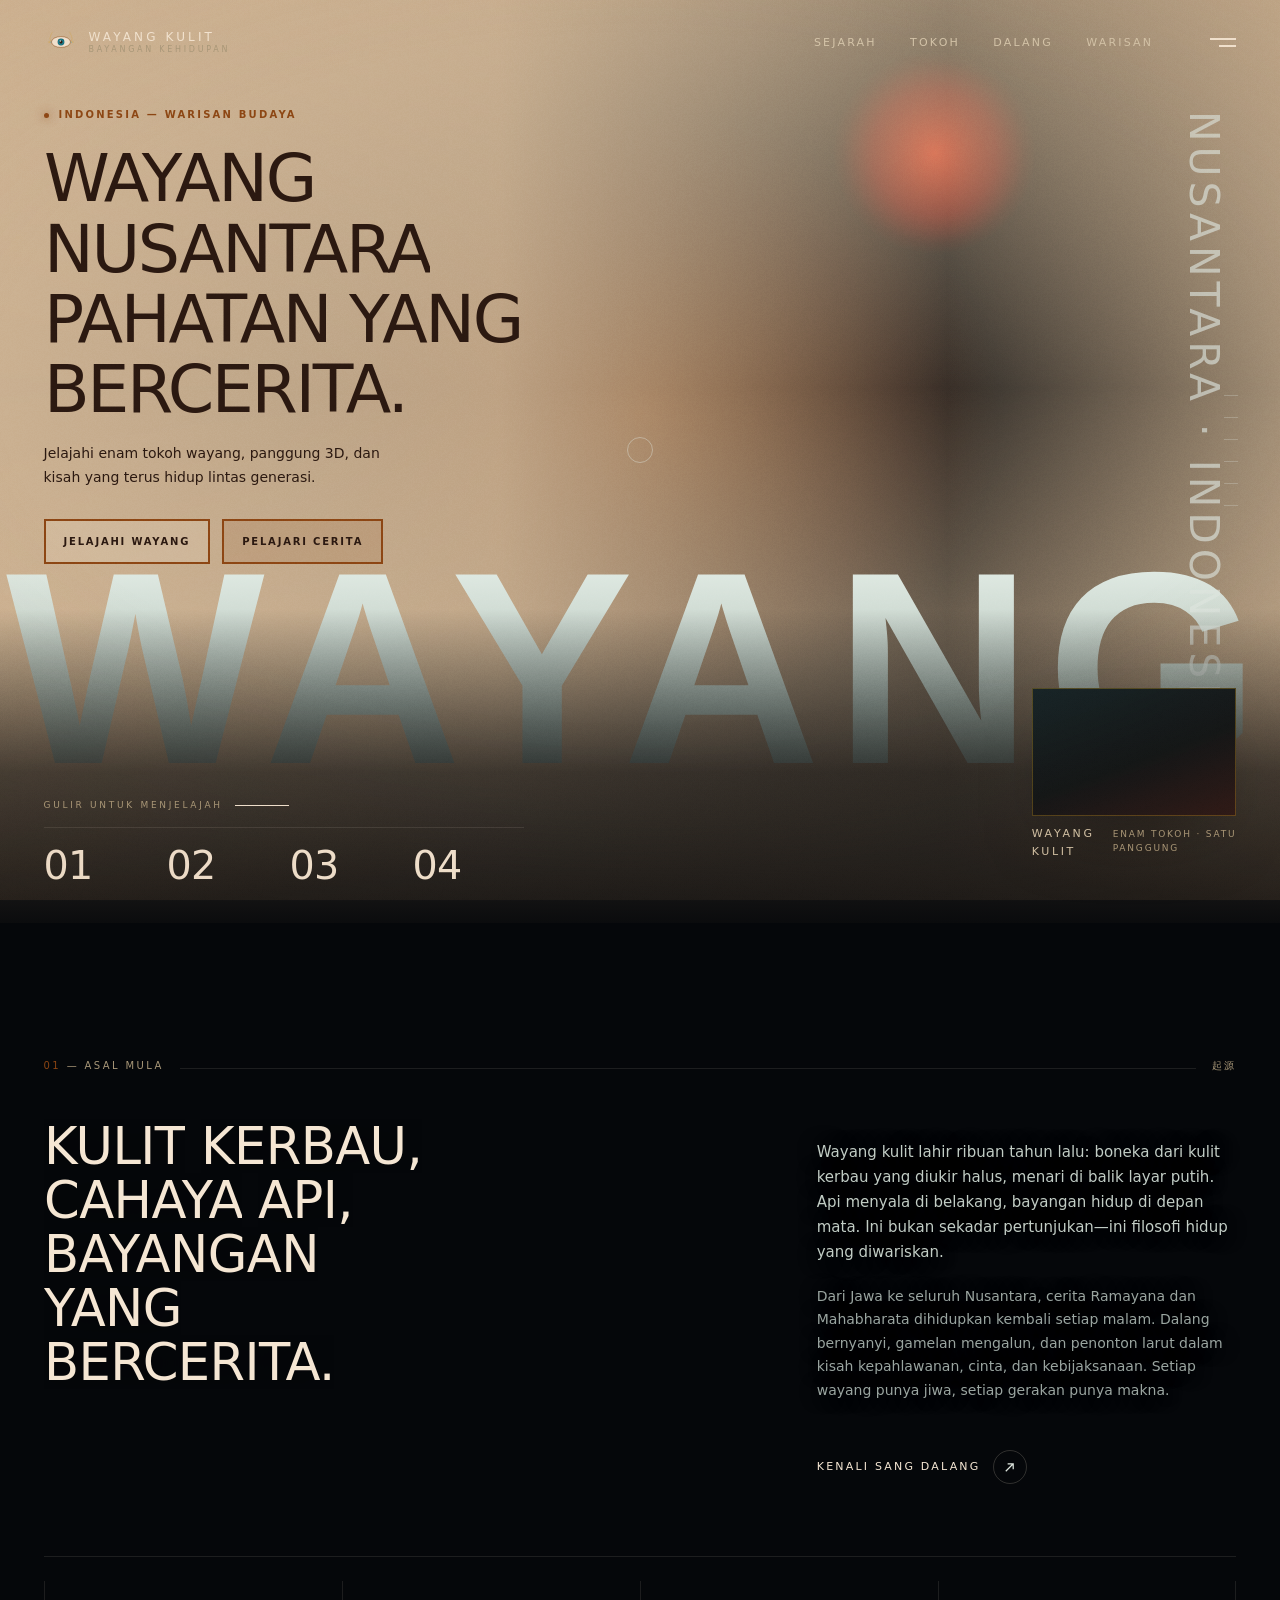
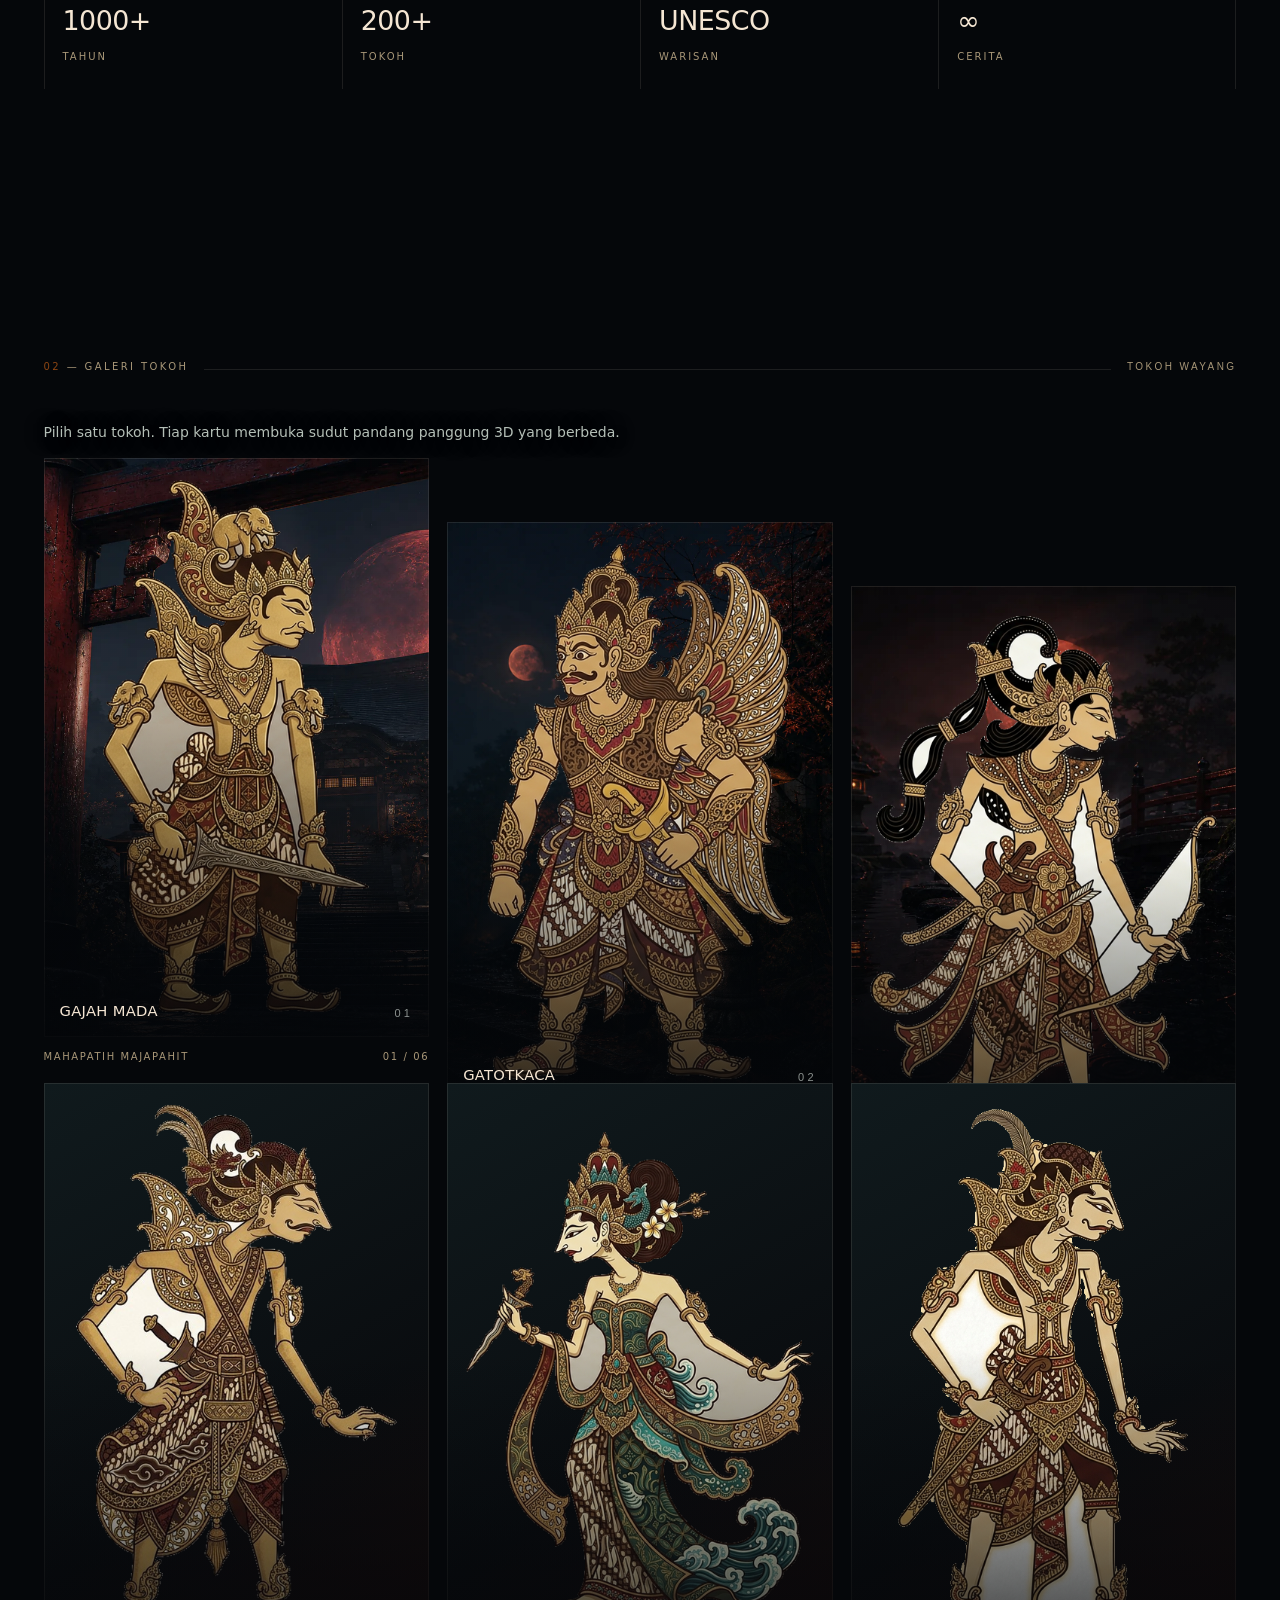
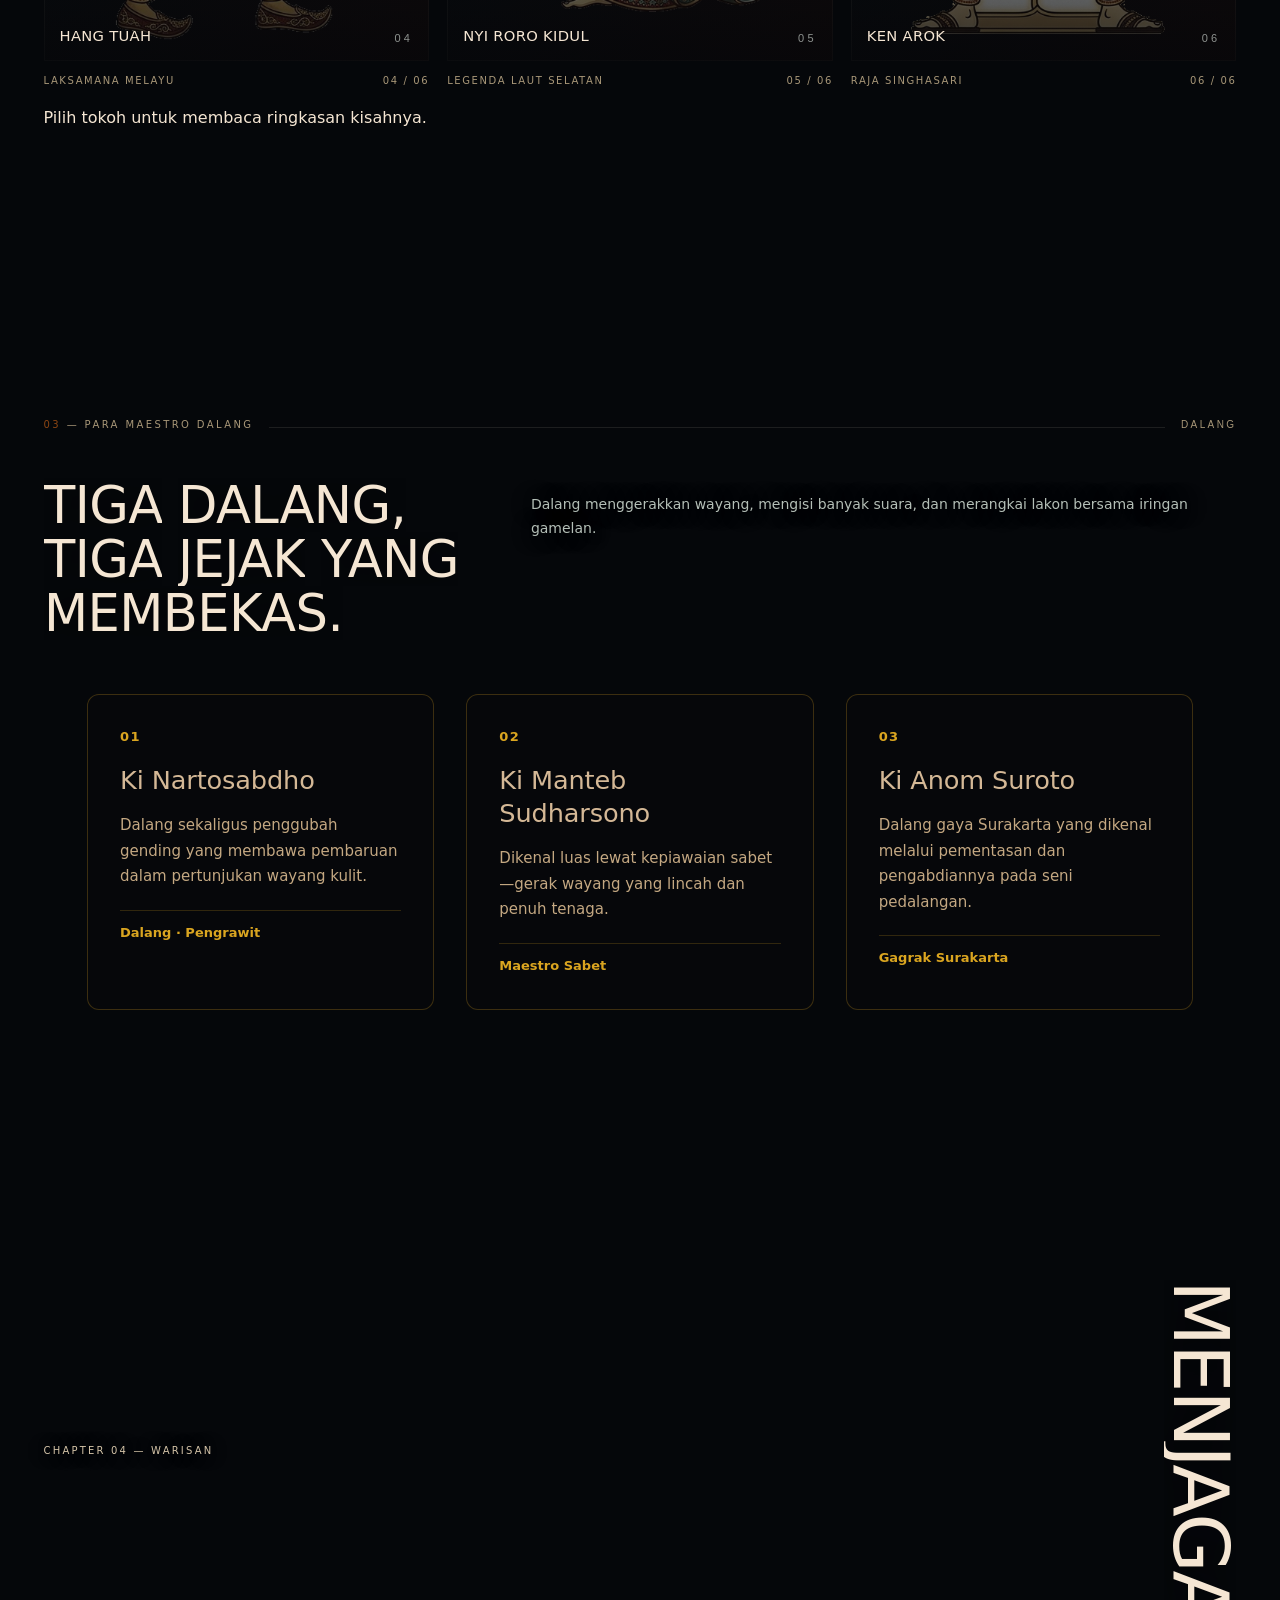
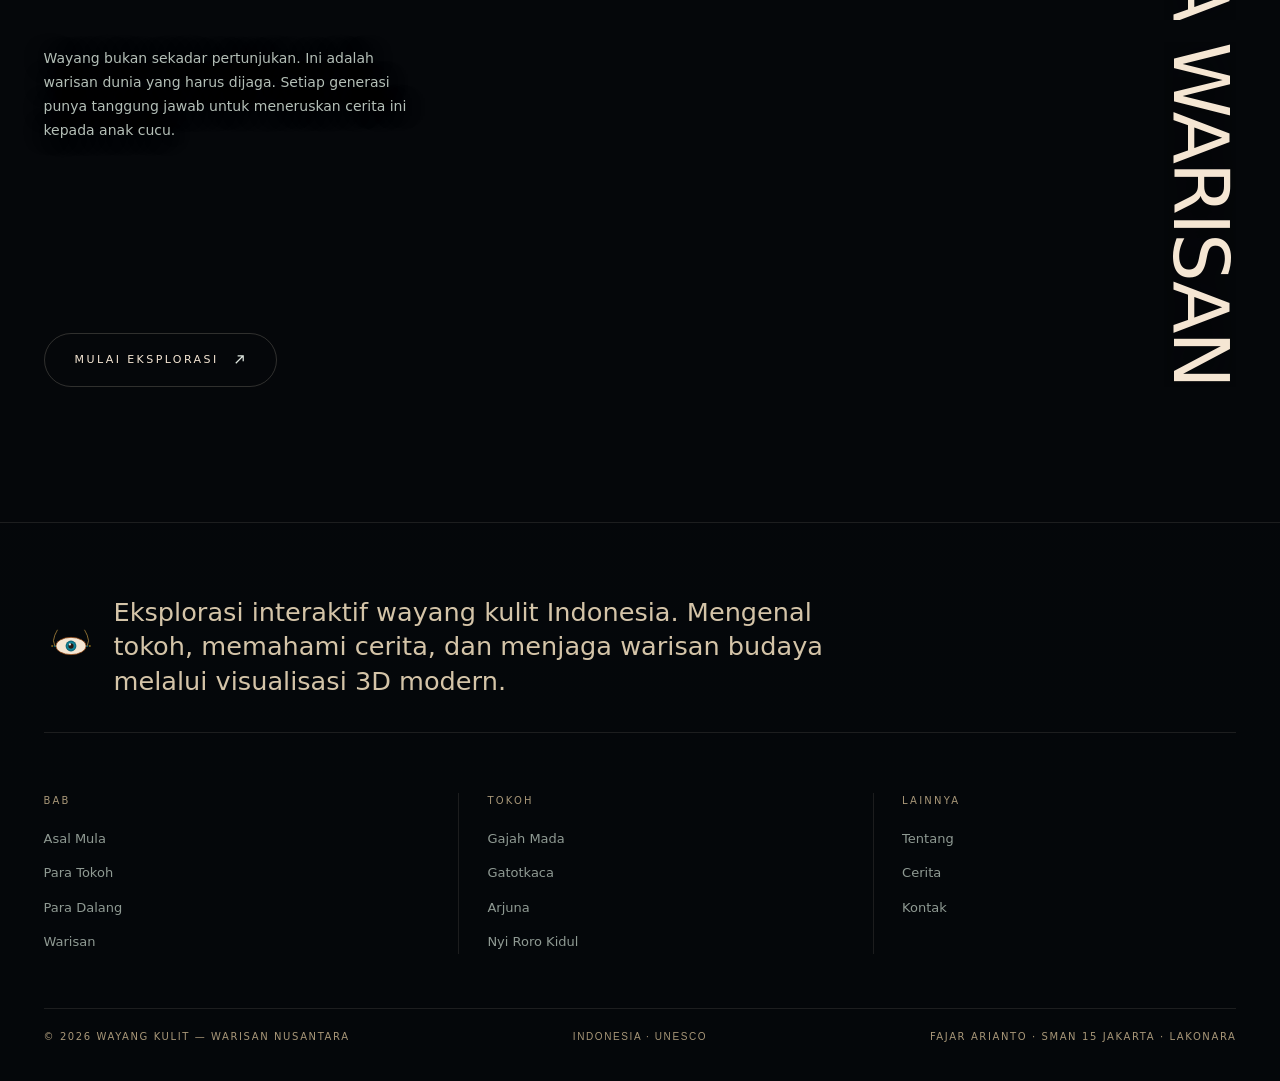
<file: Index.html>
<!DOCTYPE html>
<html lang="id">
<head><script>function __threeuiStorageImage(...args){const image=new Image(...args);const property=Object.getOwnPropertyDescriptor(HTMLImageElement.prototype,"src");Object.defineProperty(image,"src",{configurable:true,get(){return property.get.call(this)},set(value){try{const url=new URL(value,document.baseURI);if(this.crossOrigin===null&&(url.href.startsWith("https://ublctyddhtbgaersvxxb.supabase.co/storage/v1/object/public/threeui-media/scene-images/")||url.origin===new URL(document.baseURI).origin))this.crossOrigin="anonymous"}catch{}property.set.call(this,value)}});return image;}
</script>
<meta charset="utf-8">
<meta name="viewport" content="width=device-width, initial-scale=1, viewport-fit=cover">
<title>Wayang Kulit — Bayangan Kehidupan</title>
<meta name="description" content="Wayang Kulit: Bayangan Kehidupan — melestarikan warisan budaya Indonesia melalui seni pertunjukan tradisional.">
<link rel="icon" href="data:image/svg+xml,%3Csvg xmlns='http://www.w3.org/2000/svg' viewBox='0 0 32 32'%3E%3Crect width='32' height='32' fill='%2305070a'/%3E%3Ccircle cx='16' cy='17' r='8' fill='%23e0231c'/%3E%3Crect x='4' y='8' width='24' height='2.6' fill='%23dfe7e0'/%3E%3Crect x='7' y='13' width='18' height='2' fill='%23dfe7e0'/%3E%3C/svg%3E">
<link rel="stylesheet" href="secret-pathways-assets/fonts.css">
<style>
/* ============================================================= tokens */
:root{
  --ink:#2a1810;          /* wayang brown dark */
  --ink-2:#3d2415;        /* raised brown */
  --bone:#f5e6d3;         /* parchment cream */
  --bone-dim:#d4c4a8;
  --muted:#a89778;
  --line:rgba(245,230,211,.18);
  --line-soft:rgba(245,230,211,.10);
  --vermilion:#8b4513;    /* wayang leather brown */
  --ember:#b8860b;        /* old gold */
  --gold:#daa520;         /* bright gold accent */
  --pad:clamp(20px, 3.4vw, 56px);
  --nav-h:84px;
  --ease:cubic-bezier(.22,.61,.36,1);
  --ease-out:cubic-bezier(.16,1,.3,1);
  --ease-io:cubic-bezier(.65,0,.35,1);
}
*,*::before,*::after{box-sizing:border-box}
html{ -webkit-text-size-adjust:100%; scroll-behavior:auto; }
body{
  margin:0; background:#d4b896; color:#2a1810;
  font-family:'Onest',system-ui,-apple-system,'Helvetica Neue',sans-serif;
  font-weight:300; font-size:16px; line-height:1.6;
  -webkit-font-smoothing:antialiased; -moz-osx-font-smoothing:grayscale;
  overflow-x:hidden;
}
body.is-locked{ overflow:hidden; height:100vh; }
::selection{ background:var(--vermilion); color:#fff; }
img{max-width:100%;display:block}
a{color:inherit;text-decoration:none}
button{font:inherit;color:inherit;background:none;border:0;cursor:pointer}

/* ============================================================= layers */
#gl{
  position:fixed; inset:0; width:100%; height:100%;
  display:block; z-index:0; background:#d4b896;
}
#grain{
  position:fixed; inset:-1px; z-index:60; pointer-events:none;
  opacity:.055; mix-blend-mode:overlay;
  background-repeat:repeat; background-size:180px 180px;
}
#vignette{
  position:fixed; inset:0; z-index:55; pointer-events:none;
  background:radial-gradient(125% 95% at 50% 42%, transparent 40%, rgba(160,120,80,.25) 100%);
}
.page{ position:relative; z-index:10; }

/* ============================================================= type */
.eyebrow{
  font-size:10px; font-weight:500; letter-spacing:.22em; text-transform:uppercase;
  color:var(--bone-dim); text-shadow:0 1px 16px rgba(3,6,8,.9);
}
.jp{ font-family:'NotoJP','Onest',sans-serif; font-weight:400; }
h1,h2,h3{ font-weight:400; margin:0; letter-spacing:-.005em; }
.display{
  text-transform:uppercase; line-height:1.055; letter-spacing:-.012em;
  font-weight:400; text-shadow:0 2px 34px rgba(3,6,8,.72);
}
.h-hero{ font-size:clamp(38px,5.2vw,80px); letter-spacing:-.035em; }
.h-sec{ font-size:clamp(30px,4.0vw,60px); }
.body-lg{ font-size:clamp(14px,1.02vw,17px); line-height:1.72; color:#b4bfb7; font-weight:300; text-shadow:0 1px 20px rgba(3,6,8,.88); }
.body{ font-size:14px; line-height:1.68; color:#9aa5a0; font-weight:300; text-shadow:0 1px 18px rgba(3,6,8,.85); }
.num{ font-size:clamp(26px,2.5vw,36px); font-weight:300; letter-spacing:-.02em; color:var(--bone); font-variant-numeric:tabular-nums; }

/* ============================================================= reveal */
[data-rv]{ opacity:0; }
[data-rv="up"]{ transform:translate3d(0,26px,0); }
[data-rv="fade"]{ transform:none; }
[data-rv].rv-in{ opacity:1; transform:none;
  transition:opacity .9s var(--ease-out), transform 1.05s var(--ease-out); }
.mask-line{ display:block; overflow:hidden; }
.mask-line:not(.word-reveal) > span{ display:block; transform:translate3d(0,110%,0); }
.rv-in .mask-line:not(.word-reveal) > span, .mask-line:not(.word-reveal).rv-in > span{ transform:none; }
.mask-line:not(.word-reveal) > span{ transition:transform 1.05s var(--ease-out); }
.word-mask{ display:inline-block; overflow:hidden; vertical-align:top; }
.word{
  display:inline-block; opacity:0; transform:translate3d(0,112%,0); will-change:transform,opacity;
  transition:transform .82s var(--ease-out), opacity .5s var(--ease-out);
  transition-delay:var(--word-delay,0ms);
}
.word-reveal.rv-in .word{ opacity:1; transform:none; }

/* ============================================================= preloader */
#pre{
  position:fixed; inset:0; z-index:100; background:#d4b896;
  display:flex; align-items:center; justify-content:center;
  transition:opacity .8s var(--ease), visibility .8s;
}
#pre.done{ opacity:0; visibility:hidden; pointer-events:none; }
.pre-in{ width:min(420px,74vw); text-align:center; }
.pre-mark{ margin:0 auto 26px; width:44px; height:44px; opacity:.9; }
.pre-mark svg{ width:100%; height:100%; display:block; }
.pre-jp{ font-size:12px; letter-spacing:.5em; color:var(--bone-dim); margin-bottom:20px; }
.pre-bar{ position:relative; height:1px; background:rgba(223,231,224,.14); overflow:hidden; }
.pre-bar i{ position:absolute; inset:0 100% 0 0; background:var(--bone); transition:right .35s linear; }
.pre-meta{ display:flex; justify-content:space-between; margin-top:12px;
  font-size:10px; letter-spacing:.2em; text-transform:uppercase; color:var(--muted); }
.pre-meta b{ font-weight:500; color:var(--bone-dim); font-variant-numeric:tabular-nums; }

/* ============================================================= nav */
.nav{
  /* Width comes from --vw, not from right:0. A fixed element resolves its
     inset against the initial containing block, and the page's own horizontal
     overflow makes that block wider than the screen — 437 against a 390 phone,
     860 against a 768 tablet — which carried the burger off the right edge.
     --vw is the layout viewport, written on every resize. */
  position:fixed; top:0; left:0; width:var(--vw, 100%); height:var(--nav-h); z-index:50;
  display:flex; align-items:center; gap:24px; padding:0 var(--pad);
  transition:transform .55s var(--ease);
}
/* The sticky wash sits on its own layer rather than on the bar. A
   backdrop-filter promotes its element to the containing block for any
   position:fixed descendant, and the bar holds the mobile menu sheet — put the
   blur here and the sheet was measured against an 84px bar instead of the
   frame, for as long as the blur took to fade. */
.nav::before{
  content:''; position:absolute; inset:0; z-index:-1; pointer-events:none;
  background:rgba(5,7,10,.62);
  backdrop-filter:blur(14px) saturate(1.1); -webkit-backdrop-filter:blur(14px) saturate(1.1);
  opacity:0; transition:opacity .5s linear;
}
.nav.stuck::before{ opacity:1; }
.nav::after{
  content:''; position:absolute; left:var(--pad); right:var(--pad); bottom:0; height:1px;
  background:var(--line-soft); opacity:0; transition:opacity .5s;
}
.nav.stuck::after{ opacity:1; }
.nav.hide{ transform:translate3d(0,-101%,0); }
.brand{ display:flex; align-items:center; gap:11px; flex:0 0 auto; }
.brand svg{ width:34px; height:34px; display:block; }
.brand-tx{ display:flex; flex-direction:column; line-height:1; gap:3px; }
.brand-tx b{ font-size:12px; font-weight:500; letter-spacing:.26em; }
.brand-tx i{ font-style:normal; font-size:8px; letter-spacing:.34em; color:var(--muted); }
.nav-links{ display:flex; gap:clamp(18px,2.6vw,46px); margin-left:auto; }
.nav-link{
  position:relative; font-size:11px; font-weight:500; letter-spacing:.2em; text-transform:uppercase;
  color:var(--bone-dim); display:block; height:15px; line-height:15px; overflow:hidden;
}
.nav-link span{ display:block; height:15px; line-height:15px; transition:transform .55s var(--ease-out), color .3s; }
.nav-link .alt{ position:absolute; inset:0; transform:translate3d(0,100%,0); color:var(--bone); letter-spacing:.32em; }
.nav-link:hover span{ transform:translate3d(0,-100%,0); }
.nav-link:hover .alt{ transform:none; }
.nav-link.on{ color:var(--bone); }
.nav-link.on::after{ content:''; position:absolute; left:0; bottom:0; width:100%; height:1px; background:var(--vermilion); }
.nav-burger{ margin-left:clamp(18px,2.6vw,42px); width:26px; height:16px; position:relative; flex:0 0 auto; }
.nav-burger i{ position:absolute; right:0; height:1.5px; background:var(--bone); transition:width .45s var(--ease-out), transform .45s var(--ease-out); }
.nav-burger i:nth-child(1){ top:4px; width:26px; }
.nav-burger i:nth-child(2){ top:11px; width:17px; }
.nav-burger:hover i:nth-child(2){ width:26px; }
.nav-burger:hover i:nth-child(1){ width:17px; }

/* ============================================================= hero */
.hero{ position:relative; isolation:isolate; min-height:100svh; padding:0 var(--pad); display:flex; flex-direction:column; overflow:hidden; }
/* Lighter overlay for day theme - subtle contrast without darkening */
.hero::before{ content:''; position:absolute; inset:0; z-index:0; pointer-events:none;
  background:linear-gradient(90deg, rgba(212,184,150,.95) 0%, rgba(212,184,150,.85) 39%, rgba(212,184,150,.20) 74%, rgba(212,184,150,.75) 100%),
    linear-gradient(180deg, rgba(212,184,150,.60), transparent 42%, rgba(212,184,150,.80)); }
.hero::after{ content:''; position:absolute; inset:auto 0 0; z-index:2; height:34%; pointer-events:none;
  background:linear-gradient(transparent, rgba(212,184,150,.75)); }
.hero-top{ padding-top:calc(var(--nav-h) + clamp(12px,2.6vh,34px)); max-width:min(600px,49vw); position:relative; z-index:3; }
.hero-top .eyebrow{ display:flex; align-items:center; gap:10px; margin-bottom:20px; color:#8b4513; font-weight:600; text-shadow:none; }
.hero-top .eyebrow .dot{ width:5px; height:5px; border-radius:50%; background:var(--vermilion); box-shadow:0 0 10px var(--vermilion); }
.hero h1{ margin-bottom:18px; color:#2a1810; text-shadow:none; }
.hero-sub{ max-width:360px; color:#2a1810; text-shadow:none; font-weight:400; }
.hero-actions{ display:flex; flex-wrap:wrap; gap:12px; margin-top:30px; }
.hero-action{ display:inline-flex; align-items:center; justify-content:center; min-height:45px; padding:0 18px; border:2px solid #8b4513; color:#2a1810; background:rgba(245,230,211,.15); font-size:10px; font-weight:600; letter-spacing:.18em; text-transform:uppercase; transition:transform .35s var(--ease-out), background .35s, border-color .35s, color .35s; }
.hero-action:hover,.hero-action:focus-visible{ transform:translateY(-3px); border-color:#8b4513; background:#daa520; color:#17100a; outline:none; }
.hero-action--quiet{ border-color:#8b4513; color:#2a1810; background:rgba(139,69,19,.12); }
.hero-action--quiet:hover,.hero-action--quiet:focus-visible{ border-color:#8b4513; background:rgba(139,69,19,.25); color:#17100a; }
.hero-spacer{ flex:1 1 auto; min-height:clamp(140px,26vh,300px); }
.hero-foot{ padding-bottom:clamp(22px,4.2vh,42px); position:relative; z-index:3; }
.hero-cue{ display:flex; align-items:center; justify-content:flex-end; gap:12px; margin-bottom:14px;
  font-size:9px; letter-spacing:.3em; text-transform:uppercase; color:var(--muted); }
.hero-cue .track{ width:54px; height:1px; background:var(--line); position:relative; overflow:hidden; }
.hero-cue .track i{ position:absolute; inset:0; background:var(--bone); transform-origin:left;
  animation:cue 2.8s var(--ease-io) infinite; }
.chapters{
  display:grid; grid-template-columns:repeat(4,1fr); gap:clamp(14px,2.4vw,40px);
  border-top:1px solid var(--line-soft); padding-top:18px;
}
.chip{ display:flex; gap:14px; align-items:flex-start; cursor:pointer; }
.chip .num{ line-height:1; flex:0 0 auto; transition:color .4s, transform .5s var(--ease-out); }
.chip .tx{ min-width:0; padding-top:3px; }
.chip b{ display:block; font-size:10px; font-weight:500; letter-spacing:.2em; text-transform:uppercase;
  color:var(--bone-dim); margin-bottom:6px; transition:color .4s;
  text-shadow:0 1px 16px rgba(3,6,8,.9); }
.chip p{ margin:0; font-size:11px; line-height:1.5; color:#7d8781; max-width:22ch;
  transition:color .4s; }
.chip:hover .num{ color:var(--ember); transform:translate3d(0,-2px,0); }
.chip:hover b{ color:var(--bone); }
.chip:hover p{ color:var(--bone-dim); }
.chip.on .num{ color:var(--ember); }
.chip.on b{ color:var(--bone); }
/* the floating window: a generated Sanmon still carried over the hero */
.peek{
  position:absolute; z-index:3; right:clamp(78px,11vw,190px); top:clamp(132px,25vh,238px);
  width:clamp(150px,16vw,262px); display:block;
  transition:transform .8s var(--ease-out);
}
.peek-fr{ display:block; aspect-ratio:16/10;
  background:linear-gradient(180deg, rgba(36,21,15,.08) 24%, rgba(36,21,15,.48) 100%), #e9dfca;
  outline:1px solid rgba(218,165,32,.3); outline-offset:-1px;
  box-shadow:0 34px 70px -30px rgba(0,0,0,.5); transition:outline-color .5s; }
.peek:hover{ transform:translate3d(0,-5px,0); }
.peek:hover .peek-fr{ outline-color:rgba(223,231,224,.42); }
.peek-play{ position:absolute; top:0; right:0; left:0; bottom:auto; aspect-ratio:16/10;
  display:grid; place-items:center; pointer-events:none; }
.peek-play svg{ width:clamp(30px,3.2vw,46px); height:auto; filter:drop-shadow(0 2px 12px rgba(0,0,0,.7));
  transition:transform .55s var(--ease-out); }
.peek:hover .peek-play svg{ transform:scale(1.14); }
.peek-cap{ display:flex; align-items:baseline; gap:9px; margin-top:9px; }
.peek-cap b{ font-size:11px; font-weight:400; letter-spacing:.24em; color:var(--bone-dim); }
.peek-cap i{ font-style:normal; font-size:9px; letter-spacing:.2em; text-transform:uppercase; color:var(--muted); }
.ondel-scene{ position:absolute; z-index:1; inset:0; pointer-events:none; overflow:hidden; }
.ondel-scene::before{ content:''; position:absolute; inset:0 0 0 35%; background:transparent; filter:saturate(.82) contrast(1.12) sepia(.13); transform:scale(1.02); }
.ondel-scene::after{ content:''; position:absolute; inset:0; background:radial-gradient(46% 64% at 67% 48%, rgba(216,165,74,.24), transparent 65%), linear-gradient(90deg, #0b0b0b 0%, rgba(11,11,11,.90) 37%, rgba(11,11,11,.12) 75%, rgba(11,11,11,.74) 100%); }
.ondel-credit{ position:absolute; right:var(--pad); bottom:clamp(22px,4.2vh,42px); z-index:4; max-width:28ch; color:rgba(244,236,219,.50); font-size:8px; line-height:1.45; letter-spacing:.10em; text-align:right; text-transform:uppercase; }
@media (max-width:820px){ .peek{ display:none; } .ondel-scene::before{ inset:22% -25% 0 -10%; background-position:59% center; opacity:.75; } .ondel-scene::after{ background:linear-gradient(180deg, rgba(11,11,11,.78), rgba(11,11,11,.54) 40%, rgba(11,11,11,.92)), linear-gradient(90deg, rgba(11,11,11,.76), transparent); } .ondel-credit{ display:none; } }
@media (prefers-reduced-motion:reduce){ .hero-action{ transition:none; } }

.hero-side{
  position:absolute; z-index:2; right:var(--pad); top:50%; transform:translateY(-50%);
  display:flex; flex-direction:column; align-items:center; gap:14px; pointer-events:none;
}
.hero-side .v{ writing-mode:vertical-rl; font-size:13px; letter-spacing:.62em; color:rgba(223,231,224,.5); }
@keyframes cue{ 0%{transform:scaleX(0)} 42%{transform:scaleX(1)} 100%{transform:scaleX(1) translateX(100%)} }

/* ============================================================= sections */
.sec{ position:relative; padding:clamp(88px,15vh,190px) var(--pad); }
.sec::before{
  content:''; position:absolute; inset:-22% -4%; z-index:-1; pointer-events:none;
  background:radial-gradient(110% 62% at 30% 50%, rgba(4,7,10,.88), rgba(4,7,10,.62) 42%, rgba(4,7,10,.18) 74%, rgba(4,7,10,0));
  /* A chapter's scrim is there to hold its own copy off the sanctuary, and it
     is inset -22% so its edges never land as a seam. That overshoot, plus the
     section's top padding, means it was washing most of a screen of scene
     above the chapter — the frame stayed masked long after the hero had let
     go of it. The mask takes the top of it back off: nothing at the very top,
     full strength by the time the chapter's own first line arrives. */
  -webkit-mask-image:linear-gradient(transparent, #000 44%);
          mask-image:linear-gradient(transparent, #000 44%);
}
#pathways::before{ background:radial-gradient(108% 64% at 50% 50%, rgba(4,7,10,.70), rgba(4,7,10,.44) 50%, rgba(4,7,10,0)); }
#eternity::before{ background:radial-gradient(82% 58% at 50% 46%, rgba(4,7,10,.26), rgba(4,7,10,.66) 56%, rgba(4,7,10,.90) 82%, rgba(4,7,10,0)); }
.foot::before{
  content:''; position:absolute; inset:0; z-index:-1; pointer-events:none;
  background:linear-gradient(rgba(4,7,10,.55), rgba(4,7,10,.94) 40%, rgba(4,7,10,.98));
}
.sec-head{ display:flex; align-items:baseline; gap:16px; margin-bottom:clamp(30px,5vh,66px); }
.sec-head .k{ font-size:10px; font-weight:500; letter-spacing:.24em; text-transform:uppercase; color:var(--muted); }
.sec-head .k b{ color:var(--vermilion); font-weight:500; }
.rule{ flex:1 1 auto; height:1px; background:var(--line-soft); }

/* — chapter I: the gate */
.gate-grid{ display:grid; grid-template-columns:minmax(0,1.02fr) minmax(0,1fr); gap:clamp(28px,5vw,90px); align-items:start; }
.gate-grid h2{ max-width:11ch; }
.gate-copy{ padding-top:6px; }
.gate-copy .lead{ font-size:clamp(15px,1.16vw,19px); line-height:1.66; color:#c2cdc5; text-shadow:0 1px 20px rgba(3,6,8,.9); }
.gate-copy .lead + p{ margin-top:20px; }
.arrowlink{ display:inline-flex; align-items:center; gap:12px; margin-top:34px;
  font-size:11px; font-weight:500; letter-spacing:.2em; text-transform:uppercase; color:var(--bone); }
.arrowlink .ar{ width:34px; height:34px; border:1px solid var(--line); border-radius:50%;
  display:grid; place-items:center; transition:background .45s var(--ease), border-color .45s, transform .5s var(--ease-out); }
.arrowlink .ar svg{ width:13px; height:13px; transition:transform .5s var(--ease-out); }
.arrowlink:hover .ar{ background:var(--bone); border-color:var(--bone); }
.arrowlink:hover .ar svg{ transform:translate3d(2px,-2px,0); }
.arrowlink:hover .ar svg path{ stroke:#05070a; }
.gate-stats{ display:flex; gap:clamp(24px,4vw,62px); margin-top:clamp(46px,8vh,96px); border-top:1px solid var(--line-soft); padding-top:24px; }
.gate-stats div b{ display:block; font-size:clamp(22px,2.1vw,32px); font-weight:300; letter-spacing:-.02em; }
.gate-stats div span{ font-size:10px; letter-spacing:.2em; text-transform:uppercase; color:var(--muted); }

/* — chapter II: pathways cards */
.cards{ display:grid; grid-template-columns:repeat(3,1fr); gap:clamp(10px,1.4vw,22px); align-items:start; }
.card{ position:relative; cursor:pointer; }
.card:nth-child(1){ transform:translateY(0); }
.card:nth-child(2){ transform:translateY(clamp(26px,5vw,74px)); }
.card:nth-child(3){ transform:translateY(clamp(52px,10vw,148px)); }
/* the frame is a hole punched in the page — the scene is rendered straight
   into this rectangle with a scissored viewport, so each card is a live
   window onto a different corner of the sanctuary */
.card-fr{
  position:relative; aspect-ratio:4/5; background:transparent;
  outline:1px solid var(--line-soft); outline-offset:-1px;
  transition:outline-color .5s var(--ease);
}
.card:hover .card-fr{ outline-color:rgba(223,231,224,.30); }
.card:nth-child(1) .card-fr{
  background:
    linear-gradient(180deg,rgba(3,6,9,.04) 36%,rgba(3,6,9,.72) 100%),
    url('secret-pathways-assets/generated/kage-approach.webp') center / cover no-repeat;
}
.card:nth-child(2) .card-fr{
  background:
    linear-gradient(180deg,rgba(3,6,9,.06) 36%,rgba(3,6,9,.74) 100%),
    url('secret-pathways-assets/generated/kage-lantern-court.webp') center / cover no-repeat;
}
.card:nth-child(3) .card-fr{
  background:
    linear-gradient(180deg,rgba(3,6,9,.05) 36%,rgba(3,6,9,.74) 100%),
    url('secret-pathways-assets/generated/kage-moonwater.webp') center / cover no-repeat;
}
.card-fr::after{ content:''; position:absolute; inset:0;
  background:linear-gradient(transparent 46%, rgba(4,6,9,.80)); pointer-events:none; }
/* The fabric overdraws its card by CL_BLEED on every side so the billow and
   the contact shadow have somewhere to go, so the frame cannot clip it. The
   card's outline is not here at all: it is drawn in the cloth shader, where it
   can follow the folds instead of tracing the flat box behind them. */
.cloth-out{ position:absolute; pointer-events:none; z-index:1; }
.on-cloth{ background:none !important; outline:0 !important; overflow:visible; }
.on-cloth::after{ display:none; }

/* ------------------------------------------------- the lights in the stills
   The three plates each have one source in them — two blood moons and a lit
   stone lantern — and they are the only warm thing in an otherwise cold set of
   images. A glow laid over each one, screened so it adds light rather than
   painting over it, is enough to make a flat still look like it is burning.

   Two tracks per light, at durations that do not divide into each other: the
   wrapper swells, the gradient inside it pulses. One track on its own reads as
   a loop within a couple of seconds; two beating against each other do not
   come back around inside the time anyone looks at a card.

   The moon and the lantern are not the same event. A flame gutters — short,
   irregular, deep — so the lantern's track is written unevenly by hand. A moon
   only breathes through moving air, so the moons get a slow, shallow swell and
   nothing more. Giving them both a flicker is what makes this kind of thing
   look like a novelty; the difference is the whole effect. */
.card-fr{ isolation:isolate; }        /* keep the screen blend inside the card */
.glow{
  position:absolute; z-index:1; pointer-events:none;
  left:var(--gx); top:var(--gy); width:calc(var(--gr) * 2); aspect-ratio:1;
  translate:-50% -50%;                /* leaves transform free for the swell */
  mix-blend-mode:screen;
  animation:glow-swell var(--gt2) var(--ease-io) infinite alternate;
}
.glow::before{
  content:''; position:absolute; inset:0; border-radius:50%;
  background:radial-gradient(closest-side, var(--gc1), var(--gc2) 40%, transparent 72%);
  animation:glow-pulse var(--gt) var(--ease-io) infinite;
}
@keyframes glow-swell{ from{ transform:scale(.93); } to{ transform:scale(1.07); } }
@keyframes glow-pulse{ from{ opacity:.78; } 50%{ opacity:1; } to{ opacity:.78; } }
/* a flame does not breathe, it gutters */
@keyframes glow-flame{
  0%{ opacity:.74 }   6%{ opacity:.97 }  12%{ opacity:.63 }  19%{ opacity:.90 }
  27%{ opacity:.55 }  34%{ opacity:.94 } 42%{ opacity:.71 }  51%{ opacity:1 }
  58%{ opacity:.60 }  66%{ opacity:.88 } 74%{ opacity:.67 }  83%{ opacity:.96 }
  91%{ opacity:.72 } 100%{ opacity:.74 }
}
.glow--flame::before{ animation-name:glow-flame; }
.glow--flame{ animation-duration:var(--gt2); }
@media (prefers-reduced-motion:reduce){
  .glow, .glow::before{ animation:none; }
}
.no-webgl .card-fr{ background:linear-gradient(150deg,#101a1d,#0a0d10 62%,#1a0c0b); }
/* If WebGL will not start, the page stays a page: the scene simply becomes a
   still, and the wordmark moves from the 3-D layer into the document. */
.word-fb{ display:none; }
.no-webgl #gl, .no-webgl .peek-play{ display:none; }
/* fixed, or the gradient is measured against a 6000-pixel body box and the
   moon ends up somewhere around the curriculum table */
.no-webgl body{ background:
  radial-gradient(11vw 11vw at 73% 17%, rgba(232,52,28,.95), rgba(158,20,16,.62) 44%, rgba(96,12,12,.20) 64%, transparent 72%),
  radial-gradient(38vw 32vw at 50% 46%, rgba(228,104,24,.40), rgba(122,42,10,.18) 54%, transparent 74%),
  radial-gradient(120% 80% at 50% 0%, rgba(120,150,158,.16), transparent 60%), #05070a;
  background-attachment:fixed; }
.no-webgl .peek-fr{ background:linear-gradient(160deg,#162326,#0b1013 55%,#241010); }
.no-webgl .word-fb{
  display:block; position:absolute; left:0; right:0; bottom:16%; z-index:1;
  font-family:'Wordmark','Onest',sans-serif; font-weight:600; font-size:21.4vw; line-height:.78;
  letter-spacing:.052em; text-align:center; pointer-events:none;
  background:linear-gradient(#e2ece5, #97a89c); -webkit-background-clip:text; background-clip:text;
  color:transparent;
}
/* The live hero has no foot scrim, but the fallback still needs one: there it
   stands on a bright CSS sky rather than a night scene, and the chips and the
   wordmark have nothing else holding them off it. So this carries the whole
   declaration now rather than re-colouring one it used to inherit. */
.no-webgl .hero::after{ content:''; position:absolute; left:0; right:0; bottom:0; height:34%;
  pointer-events:none; background:linear-gradient(transparent, rgba(3,5,8,.72) 52%, rgba(3,5,8,.96)); }
.no-webgl .sec::before, .no-webgl #pathways::before, .no-webgl #eternity::before{ background:none; }
.card-lab{ position:absolute; left:16px; right:16px; bottom:14px; z-index:2;
  display:flex; align-items:flex-end; justify-content:space-between; gap:10px; }
.card-lab b{ font-size:clamp(13px,1.15vw,17px); font-weight:400; letter-spacing:.02em; text-transform:uppercase; }
.card-lab .jp{ font-size:11px; letter-spacing:.3em; color:rgba(223,231,224,.62); }
.card-ar{ position:absolute; top:14px; right:14px; z-index:2; width:26px; height:26px;
  opacity:0; transform:translate3d(-4px,4px,0); transition:.5s var(--ease-out); }
.card:hover .card-ar{ opacity:1; transform:none; }
.card-meta{ display:flex; justify-content:space-between; margin-top:12px;
  font-size:10px; letter-spacing:.16em; text-transform:uppercase; color:var(--muted); }

/* — chapter III: curriculum */
.cur-head{ display:grid; grid-template-columns:minmax(0,1fr) minmax(0,.72fr); gap:clamp(28px,5vw,90px); align-items:end; margin-bottom:clamp(34px,6vh,72px); }
.cur-head h2{ max-width:13ch; }
.cur{ border-top:1px solid var(--line-soft); }
.les{
  position:relative; display:grid; align-items:center;
  grid-template-columns:64px minmax(0,1.05fr) minmax(0,1.25fr) 86px;
  gap:clamp(14px,2.4vw,40px);
  padding:clamp(20px,2.4vw,30px) 0; border-bottom:1px solid var(--line-soft);
  cursor:pointer; transition:padding .5s var(--ease-out);
}
.les::before{ content:''; position:absolute; left:calc(var(--pad) * -1); right:0; top:0; bottom:0;
  background:linear-gradient(90deg, rgba(224,35,28,.09), transparent 46%);
  opacity:0; transition:opacity .55s var(--ease); pointer-events:none; }
.les:hover::before{ opacity:1; }
.les:hover{ padding-left:clamp(8px,1.2vw,18px); }
.les .k{ font-size:11px; letter-spacing:.16em; color:var(--muted); font-variant-numeric:tabular-nums; transition:color .4s; }
.les:hover .k{ color:var(--vermilion); }
.les h3{ font-size:clamp(16px,1.5vw,23px); font-weight:400; letter-spacing:-.005em; }
.les h3 em{ font-style:normal; font-family:'NotoJP',sans-serif; font-size:.72em; color:var(--muted); margin-left:12px; letter-spacing:.24em; }
.les p{ margin:0; font-size:13px; line-height:1.6; color:#909b95; text-shadow:0 1px 16px rgba(3,6,8,.92); }
.les .t{ text-align:right; font-size:11px; letter-spacing:.14em; color:#8b958f; font-variant-numeric:tabular-nums; text-shadow:0 1px 16px rgba(3,6,8,.92); }
.les .bar{ position:absolute; left:0; bottom:-1px; height:1px; width:100%; background:var(--vermilion);
  transform:scaleX(0); transform-origin:left; transition:transform .7s var(--ease-out); }
.les:hover .bar{ transform:scaleX(1); }

/* — chapter IV: eternity */
.fin{ min-height:100svh; display:flex; flex-direction:column; justify-content:center; align-items:center; text-align:center; }
.fin .eyebrow{ margin-bottom:26px; }
.fin h2{ font-size:clamp(38px,7.4vw,124px); line-height:.94; letter-spacing:-.03em; text-transform:uppercase; }
.fin p{ max-width:44ch; margin:26px auto 0; }
.cta{
  position:relative; display:inline-flex; align-items:center; gap:14px; margin-top:44px;
  padding:17px 30px; border:1px solid var(--line); border-radius:100px; overflow:hidden;
  font-size:11px; font-weight:500; letter-spacing:.22em; text-transform:uppercase;
  transition:color .45s var(--ease), border-color .45s;
}
.cta i{ position:absolute; inset:0; background:var(--bone); transform:translate3d(0,101%,0);
  transition:transform .62s var(--ease-out); z-index:-1; }
.cta span,.cta svg{ position:relative; z-index:1; }
.cta:hover{ color:#05070a; border-color:var(--bone); }
.cta:hover i{ transform:none; }
.cta:hover svg path{ stroke:#05070a; }

/* — footer */
.foot{ position:relative; padding:clamp(50px,8vh,96px) var(--pad) clamp(26px,4vh,40px);
  border-top:1px solid var(--line-soft); }
.foot-grid,.foot-base{ position:relative; }
.foot-grid{ display:grid; grid-template-columns:minmax(0,1.4fr) repeat(3,minmax(0,.6fr)); gap:clamp(22px,4vw,60px); }
.foot h4{ margin:0 0 16px; font-size:10px; font-weight:500; letter-spacing:.22em; text-transform:uppercase; color:var(--muted); }
.foot ul{ list-style:none; margin:0; padding:0; display:flex; flex-direction:column; gap:9px; }
.foot li a{ font-size:13px; color:#8f9a93; transition:color .35s; }
.foot li a:hover{ color:var(--bone); }
.foot-brand p{ margin:16px 0 0; max-width:34ch; font-size:13px; color:#79847e; }
.foot-base{ display:flex; justify-content:space-between; align-items:center; gap:20px; flex-wrap:wrap;
  margin-top:clamp(38px,6vh,74px); padding-top:20px; border-top:1px solid var(--line-soft);
  font-size:10px; letter-spacing:.16em; text-transform:uppercase; color:var(--muted); }

/* ============================================================= progress rail */
.rail{ position:fixed; right:calc(var(--pad) - 4px); top:50%; transform:translateY(-50%); z-index:45;
  display:flex; flex-direction:column; gap:12px; align-items:center; }
.rail button{ width:22px; height:10px; display:grid; place-items:center; }
.rail i{ display:block; width:14px; height:1px; background:rgba(223,231,224,.26); transition:.5s var(--ease-out); }
.rail button.on i{ width:22px; background:var(--bone); }
.rail button:hover i{ width:22px; background:var(--bone-dim); }

/* ============================================================= cursor */
.cur-dot{ position:fixed; z-index:80; top:0; left:0; width:26px; height:26px; margin:-13px 0 0 -13px;
  border:1px solid rgba(223,231,224,.42); border-radius:50%; pointer-events:none;
  transition:width .35s var(--ease-out), height .35s var(--ease-out), margin .35s var(--ease-out),
             background .35s, border-color .35s, opacity .3s; opacity:0; }
.cur-dot.act{ width:52px; height:52px; margin:-26px 0 0 -26px; background:rgba(223,231,224,.07); border-color:rgba(223,231,224,.6); }
@media (hover:hover) and (pointer:fine){ .cur-dot{ opacity:1 } }

/* ============================================================= responsive */
@media (max-width:1080px){
  .hero-top{ max-width:none; }
  .gate-grid{ grid-template-columns:1fr; gap:26px; }
  .cur-head{ grid-template-columns:1fr; gap:18px; }
  .les{ grid-template-columns:44px minmax(0,1fr) 74px; }
  .les p{ display:none; }
  .foot-grid{ grid-template-columns:1fr 1fr; }
}
@media (max-width:820px){
  .nav-links{
    display:flex; position:fixed; top:0; right:0; bottom:0; width:min(84vw,360px);
    padding:calc(var(--nav-h) + 28px) var(--pad) 34px; flex-direction:column; align-items:flex-start; gap:0;
    background:rgba(3,6,9,.98); border-left:1px solid var(--line-soft);
    transform:translate3d(100%,0,0); opacity:0; visibility:hidden; pointer-events:none;
    transition:transform .65s var(--ease-out), opacity .4s, visibility 0s linear .65s;
  }
  .nav.menu-open .nav-links{
    transform:none; opacity:1; visibility:visible; pointer-events:auto; transition-delay:0s;
  }
  .nav-links .nav-link{
    width:100%; height:auto; padding:17px 0; overflow:visible; border-bottom:1px solid var(--line-soft);
    font-size:17px; line-height:1.2;
  }
  .nav-links .nav-link span{ height:auto; line-height:1.2; transform:none !important; }
  .nav-links .nav-link .alt{ position:static; margin-top:6px; font-size:10px; color:var(--muted); }
  /* The links panel leaves the flow to become the slide-in sheet, taking its
     margin-left:auto with it, so without this the burger sits tucked against
     the wordmark instead of out at the edge where a thumb reaches. */
  /* A transform *or* a backdrop-filter makes an element the containing block
     for its position:fixed descendants. This panel is a child of the bar, so
     once the bar went sticky and started hiding on scroll the open panel was
     measured against the bar instead of the viewport: 146px tall, dragged off
     the top, with the page showing through beside it. Neither may apply while
     the sheet is open — it covers the frame, so there is nothing left to blur. */
  /* A hide transform still promotes the bar, so drop it the instant the sheet
     opens. Without transition:none it eases out over .55s and the sheet spends
     that whole time measured against the bar. */
  .nav.menu-open{ transform:none; transition:none; }
  .nav-burger{ margin-left:auto; }
  .nav-burger.active i:nth-child(1){ top:7px; width:26px; transform:rotate(45deg); }
  .nav-burger.active i:nth-child(2){ top:7px; width:26px; transform:rotate(-45deg); }
  html.nav-open,html.nav-open body{ overflow:hidden; }
  .rail{ display:none; }
  .hero-side{ display:none; }
  .chapters{ grid-template-columns:repeat(2,1fr); gap:18px 14px; }
  .chip p{ font-size:10px; }
  .cards{ grid-template-columns:1fr; gap:14px; }
  .card:nth-child(2),.card:nth-child(3){ transform:none; }
  .gate-stats{ flex-wrap:wrap; gap:20px 34px; }
  .foot-grid{ grid-template-columns:1fr; }
  .hero-cue{ display:none; }
}
/* ================================================== section layouts (B set)
   The six sections ship their B compositions — hero split, story spread,
   gardens mosaic, chapter atlas, gallery closing, manifesto footer. They are
   keyed off stable body data attributes so the rules above keep reading as
   the plain grammar of the page and every B override stays in one block.   */

/* — hero B · split: an editorial reading column holds the left, a compact
     numbered index sits under it, and the live scene window becomes a low,
     right-hand counterweight. The scene itself remains untouched.

     The column carried a 90° scrim over the left three-quarters of the frame.
     It has gone: the sanctuary is already near-black behind the reading, and
     measured against it the copy loses almost nothing without it — the
     headline 15.98:1 to 15.47:1, the standfirst 7.94:1 to 7.75:1, the index
     16.11:1 to 16.08:1, all far past what either needs. It was darkening the
     approach, the gate and the lower steps to buy half a point of contrast
     nobody was short of. */
body[data-layout-hero="b"] .hero-top{ margin-left:0; max-width:min(590px,46vw); }
body[data-layout-hero="b"] .hero-foot{ width:min(480px,40vw); margin-left:0; }
body[data-layout-hero="b"] .hero-cue{ justify-content:flex-start; }
body[data-layout-hero="b"] .chapters{ grid-template-columns:repeat(4,minmax(0,1fr)); gap:12px; }
body[data-layout-hero="b"] .chip{ position:relative; flex-direction:column; gap:0; }
body[data-layout-hero="b"] .chip .num{ font-size:clamp(29px,3.1vw,48px); }
body[data-layout-hero="b"] .chip .tx{
  position:absolute; width:1px; height:1px; overflow:hidden; clip:rect(0 0 0 0);
  clip-path:inset(50%); white-space:nowrap;
}
/* the live window drops into the open right corner, away from the reading
   column and the oversized 3-D wordmark */
body[data-layout-hero="b"] .peek{
  left:auto; right:var(--pad); top:auto; bottom:clamp(38px,7vh,96px);
}
body[data-layout-hero="b"] .peek-cap b.jp{ font-size:clamp(20px,2.2vw,34px); letter-spacing:.18em; }
/* The Japanese title reads down the right edge, hung under the navigation —
   the one mark on that side of the frame now that the romanization has gone. */
body[data-layout-hero="b"] .hero-side{
  left:auto; right:var(--pad); top:calc(var(--nav-h) + clamp(14px,3vh,42px));
  bottom:auto; transform:none; display:block;
}
body[data-layout-hero="b"] .hero-side .v{
  position:static; transform:none;
  font-size:clamp(30px,3.2vw,54px); letter-spacing:.12em; color:rgba(223,231,224,.62);
}

/* — story B · spread: the title crosses two columns, the reading column is
     held to the right, and the figures become a ruled band. */
body[data-layout-story="b"] .gate-grid{
  grid-template-columns:minmax(120px,.38fr) minmax(0,1.08fr) minmax(280px,.88fr);
  gap:clamp(20px,3vw,54px);
}
body[data-layout-story="b"] .gate-grid h2{ grid-column:1 / 3; max-width:13ch; }
body[data-layout-story="b"] .gate-copy{ grid-column:3; }
body[data-layout-story="b"] .gate-stats{ display:grid; grid-template-columns:repeat(4,1fr); gap:0; }
body[data-layout-story="b"] .gate-stats div{ min-height:108px; padding:18px; border-left:1px solid var(--line-soft); }
body[data-layout-story="b"] .gate-stats div:last-child{ border-right:1px solid var(--line-soft); }

/* — gardens B · mosaic: one immersive live window beside two stacked ones.
     The cards stretch to their rows and the frames flex, so the two small
     viewports meet the tall one exactly instead of drifting apart. */
body[data-layout-gallery="b"] .cards{
  grid-template-columns:minmax(0,1.55fr) minmax(260px,.75fr);
  grid-template-rows:repeat(2,minmax(0,1fr));
  gap:14px; align-items:stretch;
}
body[data-layout-gallery="b"] .card{ transform:none; display:flex; flex-direction:column; min-height:0; }
body[data-layout-gallery="b"] .card-fr{ aspect-ratio:auto; flex:1 1 auto; min-height:0; }
body[data-layout-gallery="b"] .card:first-child{ grid-row:1 / 3; }
body[data-layout-gallery="b"] .card:first-child .card-fr{ flex:0 0 auto; height:min(72vh,760px); }
body[data-layout-gallery="b"] .card:not(:first-child) .card-fr{ min-height:200px; }

/* — chapters B · atlas: a two-then-three plate grid instead of a syllabus.
     Number and title sit at the top of each plate, the running time drops to
     the foot of it. */
body[data-layout-curriculum="wayang"] .cur-head{ grid-template-columns:minmax(0,.72fr) minmax(0,1.2fr); align-items:start; }
body[data-layout-curriculum="wayang"] .cur{
  display:grid; grid-template-columns:repeat(6,1fr); gap:1px;
  background:var(--line-soft); border:1px solid var(--line-soft);
}
body[data-layout-curriculum="b"] .les{
  display:flex; flex-direction:column; align-items:flex-start; min-height:250px;
  padding:24px; gap:14px; border:0; background:rgba(5,7,10,.84); overflow:hidden;
}
body[data-layout-curriculum="b"] .les:nth-child(-n+2){ grid-column:span 3; }
body[data-layout-curriculum="b"] .les:nth-child(n+3){ grid-column:span 2; }
body[data-layout-curriculum="b"] .les::before{ left:0; background:linear-gradient(145deg,rgba(224,35,28,.13),transparent 58%); }
body[data-layout-curriculum="b"] .les:hover{ padding-left:32px; }
body[data-layout-curriculum="b"] .les h3{ font-size:clamp(20px,2vw,30px); }
body[data-layout-curriculum="b"] .les p{ display:block; max-width:34ch; }
body[data-layout-curriculum="b"] .les .t{ text-align:left; margin-top:auto; }

/* — closing B · gallery: the title hangs vertically on the right while the
     chapter mark, the last line and the call to action run down the left. */
body[data-layout-closing="b"] .fin{
  display:grid; grid-template-columns:minmax(260px,.7fr) minmax(0,1.3fr); grid-template-rows:auto auto auto;
  align-content:center; align-items:end; text-align:left;
  column-gap:clamp(40px,7vw,120px); row-gap:clamp(16px,2.6vh,30px);
}
body[data-layout-closing="b"] .fin .eyebrow{ grid-column:1; grid-row:1; margin:0; }
body[data-layout-closing="b"] .fin h2{
  grid-column:2; grid-row:1 / 4; align-self:center; justify-self:end;
  font-size:clamp(52px,6vw,82px); writing-mode:vertical-rl;
}
body[data-layout-closing="b"] .fin p{ grid-column:1; grid-row:2; margin:0; }
body[data-layout-closing="b"] .fin .cta{ grid-column:1; grid-row:3; justify-self:start; margin-top:4px; }

/* — footer B · manifesto: the statement leads, the navigation becomes a
     compact ruled index beneath it. */
body[data-layout-footer="b"] .foot-grid{ grid-template-columns:repeat(3,1fr); }
body[data-layout-footer="b"] .foot-brand{
  grid-column:1 / -1; display:grid; grid-template-columns:70px minmax(0,1fr); align-items:center;
  padding-bottom:34px; margin-bottom:8px; border-bottom:1px solid var(--line-soft);
}
body[data-layout-footer="b"] .foot-brand svg{ width:54px; height:54px; }
body[data-layout-footer="b"] .foot-brand p{
  margin:0; max-width:48ch; font-size:clamp(18px,2vw,30px); line-height:1.35; color:var(--bone-dim);
}
body[data-layout-footer="b"] .foot-grid > div:nth-child(n+3){
  padding-left:clamp(18px,2.2vw,34px); border-left:1px solid var(--line-soft);
}
body[data-layout-footer="b"] .foot-base{ display:grid; grid-template-columns:1fr auto 1fr; }
body[data-layout-footer="b"] .foot-base span:last-child{ text-align:right; }

/* HIDDEN: foreground images removed */
.fg { display: none !important; }

/* ================================================= foreground layers (KAGE)
   The transparent PNG library in secret-pathways-assets/foreground/png is
   introduced as a near plane. Each section carries one .fg box holding a few
   cut-outs that stand between the live sanctuary and the reading: the scene
   itself is untouched, this is only the garden that grows in front of it.

   The cut-outs are the nearest plane on the page, so they sit in front of the
   reading rather than behind it. Inside .page — itself z-index:10, above the
   #gl canvas at 0:
     -1   .sec::before / .foot::before   the section scrims
      2   headings, copy, links, cards, stats, CTA
      3   .fg                            the cut-outs: aria-hidden, inert
   .page caps everything it holds at tier 10, which is under the fixed
   furniture (rail 45, nav 50), so the chapter's live near plane is moved out
   to #fg-sky at 52 — over the layout and the navigation both, and still under
   the passes that treat the frame as one image: vignette 55, grain 60,
   cursor 80.

   A stage is only ever shown while its own chapter holds the viewport, and
   only in the fixed bottom-anchored form. Parked back in its section it is
   inert and invisible: a near plane that scrolls with the page reads as
   wallpaper printed on the document rather than as something standing between
   the camera and the scene, so there is no second, section-owned appearance.
   Every piece is therefore placed from the bottom edge of that fixed plane —
   left/right and bottom, never top.

   The entrance is driven by the chapter, not by the scroll observer: each
   [data-fg-in] piece rises from the edge it is anchored to when its stage goes
   live, one every 90ms in DOM order, and the reduced-motion block at the foot
   of this sheet flattens it. The wrapper owns the entrance and animates
   opacity and transform only; the artwork itself remains at full opacity, with
   the reading protected by the layer order rather than a translucent
   foreground treatment. */
.fg{
  position:absolute; inset:0; z-index:3;
  overflow:visible; pointer-events:none;
}
/* Nothing inside a section may widen the document. The foreground cut-outs and
   the cloth canvases are placed to hang past the frame edges on purpose, and as
   ordinary in-flow descendants they dragged the page box out with them — 194px
   past a 1440 frame. Clip the horizontal axis at the section, which is exactly
   viewport-wide, so each overhang is cut precisely where it leaves the screen.
   `clip` pairs with `visible` without coercing it, so no scroll container is
   created and every bit of vertical bleed survives. */
.sec, .foot{ overflow-x:clip; overflow-y:visible; }
/* the host for whichever chapter currently owns the near plane — no box of
   its own, since every stage it holds is position:fixed to the viewport */
#fg-sky{
  position:fixed; left:0; top:0; width:0; height:0;
  z-index:52; pointer-events:none;
}
.sec > *:not(.fg), .foot > *:not(.fg){ position:relative; z-index:2; }
.fg-el{ position:absolute; display:block; opacity:0; }
.fg-el > img{
  width:100%; height:auto;   /* the width/height attrs hold the box before the lazy image lands */
  opacity:1;
  filter:saturate(.88) brightness(.86);
}
.fg-el--flip > img{ transform:scaleX(-1); }
/* each piece waits off the edge it is anchored to until its chapter is called */
[data-fg-in="up"]   { transform:translate3d(0,13%,0); }
[data-fg-in="left"] { transform:translate3d(-11%,6%,0); }
[data-fg-in="right"]{ transform:translate3d(11%,6%,0); }
/* one slow breath, on the two lightest layers only */
@keyframes fg-sway{
  from{ transform:rotate(-.45deg) translate3d(0,2px,0); }
  to  { transform:rotate(.45deg)  translate3d(0,-6px,0); }
}
.fg-el--sway > img{ animation:fg-sway 21s var(--ease-io) infinite alternate; transform-origin:0% 45%; }

/* The active chapter owns a bottom-anchored near plane. Its former stage is
   retained only long enough to dissolve into the next chapter's scene. */
.fg.fg-active,.fg.fg-retiring{
  position:fixed; left:0; right:0; top:auto; bottom:0; height:min(56svh,680px);
  z-index:1; overflow:visible; pointer-events:none;
}
.fg.fg-active .fg-el{
  opacity:1; transform:none;
  transition:opacity 1.2s var(--ease-out), transform 1.5s var(--ease-out);
  transition-delay:var(--fg-delay,0ms);
}
.fg .fg-el:nth-child(2){ --fg-delay:90ms; }
.fg .fg-el:nth-child(3){ --fg-delay:180ms; }
.fg .fg-el:nth-child(4){ --fg-delay:270ms; }
.fg.fg-retiring .fg-el{
  opacity:0; transform:translate3d(0,8vh,0) scale(.98); filter:blur(18px);
  transition:opacity .68s var(--ease-out),transform .78s var(--ease-out),filter .78s var(--ease-out);
}

/* Placement is keyed off [data-fg] rather than the section id, because the
   stage of the live chapter is re-parented into #fg-sky and stops being a
   descendant of its own section for as long as it holds the near plane.

   Every piece is anchored from the bottom of that plane, which is the bottom
   of the viewport. The cut-outs in png/ are trimmed flush to their own lowest
   opaque row, so a negative bottom here is a real amount of artwork buried off
   the foot of the frame, not slack in the file — the ground-sitting pieces
   carry enough of it that their base line never lifts off the edge. */

/* — I · the gate: the wall runs along the lower-left frame, a pine holds the
     far edge, and one bank of grass closes the foot of the chapter */
/* Wall against the left edge, pine against the right: the chapter is framed
   by the two of them with the court open between.

   left:0, not a negative offset — the plate is trimmed to its own artwork, so
   pulling it off-frame cuts the gate itself rather than trimming empty margin.
   Its left edge sits on the viewport's. */
[data-fg="gate"] .fg-wall  { left:0; bottom:-30px; width:clamp(430px,47vw,780px); }
[data-fg="gate"] .fg-pine  { right:-4%; bottom:-46px; width:clamp(190px,21vw,370px); }
[data-fg="gate"] .fg-grass { left:3%;   bottom:-150px; width:clamp(420px,60vw,1050px); }

/* — II · still gardens: sakura and maple sweep in from the two lower corners
     and carry their whole length, a lit lantern and a low bush hold the edges */
[data-fg="pathways"] .fg-sakura { left:-6%;  bottom:-86px;  width:clamp(430px,50vw,880px); }
[data-fg="pathways"] .fg-leaves { right:-6%; bottom:-62px;  width:clamp(330px,38vw,670px); }
[data-fg="pathways"] .fg-lantern{ left:-1%;  bottom:-96px;  width:clamp(120px,13vw,215px); }
[data-fg="pathways"] .fg-bush   { right:-4%; bottom:-38px;  width:clamp(250px,30vw,530px); }
/* the lantern is the one lit object in the library — it keeps its ember */
[data-fg="pathways"] .fg-lantern > img{ filter:saturate(.96) brightness(1); }
[data-fg="pathways"] .fg-leaves > img{ transform-origin:100% 40%; }

/* — III · sacred craft: basalt and a low wall fragment bracket the atlas and
     a stand of grass ties them together, all three below the plate grid */
[data-fg="lessons"] .fg-wall   { right:-8%; bottom:-78px; width:clamp(390px,50vw,870px); }
[data-fg="lessons"] .fg-stones { left:-4%;  bottom:-48px; width:clamp(250px,30vw,530px); }
[data-fg="lessons"] .fg-grass  { left:24%;  bottom:-84px; width:clamp(280px,33vw,580px); }

/* — IV · afterlight: a far hill closes the horizon, the shrine ruins stand at
     the left of it, grass banks the right, one branch hangs into the corner */
[data-fg="eternity"] .fg-hill   { left:-8%; width:min(150vh,116%); bottom:calc(-1 * min(20vh,15.5vw)); }
[data-fg="eternity"] .fg-ruins  { left:-5%;  bottom:-32px; width:clamp(240px,28vw,500px); }
[data-fg="eternity"] .fg-grass  { right:-7%; bottom:-60px; width:clamp(300px,37vw,670px); }
[data-fg="eternity"] .fg-sakura { left:-15%; bottom:-70px; width:clamp(280px,33vw,580px); }

/* — colophon: one restrained planting along the lower edge, nothing above it */
[data-fg="foot"] .fg-bush   { left:-6%;  bottom:-110px; width:clamp(230px,28vw,480px); }
[data-fg="foot"] .fg-grass  { right:-5%; bottom:-98px;  width:clamp(255px,30vw,530px); }
[data-fg="foot"] .fg-stones { left:36%;  bottom:-104px; width:clamp(190px,22vw,370px); }

@media (max-width:1080px){
  /* the columns have collapsed and the copy has taken the width back, so the
     framing layers step down rather than crowd it */
  [data-fg="gate"] .fg-wall      { width:clamp(390px,42vw,600px); }
  [data-fg="pathways"] .fg-sakura{ width:clamp(400px,46vw,660px); }
  [data-fg="pathways"] .fg-leaves{ width:clamp(310px,35vw,500px); }
  [data-fg="lessons"] .fg-wall   { width:clamp(360px,45vw,640px); }
  [data-fg="eternity"] .fg-sakura{ width:clamp(260px,30vw,430px); }
}
@media (max-width:820px){
  /* one or two anchors per section: the stacked cards, the atlas plates and
     the call to action own the whole width here, so every duplicated piece
     of ornament goes and what stays is smaller */
  [data-fg="gate"] .fg-pine, [data-fg="pathways"] .fg-sakura,
  [data-fg="pathways"] .fg-leaves, [data-fg="lessons"] .fg-wall,
  [data-fg="eternity"] .fg-sakura, [data-fg="foot"] .fg-stones{ display:none; }
  [data-fg="gate"] .fg-wall     { left:-14%; bottom:-22px; width:min(82vw,440px); }
  [data-fg="gate"] .fg-grass    { left:auto; right:-10%; bottom:-76px; width:min(94vw,530px); }
  [data-fg="pathways"] .fg-lantern{ left:-4%;   bottom:-58px; width:clamp(80px,20vw,128px); }
  [data-fg="pathways"] .fg-bush   { right:-10%; bottom:-38px; width:min(72vw,400px); }
  [data-fg="lessons"] .fg-stones  { left:-8%; bottom:-34px; width:min(66vw,360px); }
  [data-fg="lessons"] .fg-grass   { left:auto; right:-8%; bottom:-44px; width:min(70vw,380px); }
  [data-fg="eternity"] .fg-ruins  { left:-8%;   bottom:-25px; width:min(54vw,300px); }
  [data-fg="eternity"] .fg-grass  { right:-12%; bottom:-34px; width:min(80vw,440px); }
  [data-fg="foot"] .fg-bush  { left:-12%;  bottom:-26px; width:min(68vw,340px); }
  [data-fg="foot"] .fg-grass { right:-12%; bottom:-30px; width:min(74vw,380px); }
}
@media (prefers-reduced-motion:reduce){
  .fg-el--sway > img{ animation:none; }
  .fg.fg-retiring .fg-el{ transition:none !important; filter:none !important; }
}

@media (max-width:1080px){
  body[data-layout-hero="b"] .chapters{ gap:16px 20px; }
  body[data-layout-story="b"] .gate-grid{ grid-template-columns:1fr; }
  body[data-layout-story="b"] .gate-grid h2,
  body[data-layout-story="b"] .gate-copy{ grid-column:auto; }
  body[data-layout-story="b"] .gate-grid h2{ max-width:16ch; }
  body[data-layout-curriculum="b"] .les:nth-child(n){ grid-column:span 3; }
  body[data-layout-curriculum="b"] .les:last-child{ grid-column:span 6; }
}
@media (max-width:820px){
  /* the split collapses and the copy takes the page back */
  body[data-layout-hero="b"] .hero-top{ margin-left:0; max-width:none; }
  body[data-layout-hero="b"] .hero-foot{ width:100%; }
  /* The four-column strip is set on a selector specific enough to survive the
     plain .chapters override below 820, so it has to be unset here by name or
     the chips stay four across on a phone and wrap a word to a line. */
  body[data-layout-hero="b"] .chapters{ grid-template-columns:repeat(2,minmax(0,1fr)); gap:18px 14px; }
  body[data-layout-hero="b"] .chip{ flex-direction:row; gap:14px; }
  /* Same shape of bug: the layout selector outranks the plain single-column
     rule, so the heading kept a 37% column while its words are set at 30px —
     "CHAPTERS." alone is wider than that, and it spilled over the paragraph. */
  body[data-layout-curriculum="b"] .cur-head{ grid-template-columns:1fr; gap:18px; align-items:start; }
  body[data-layout-hero="b"] .chip .num{ font-size:clamp(26px,8vw,36px); }
  body[data-layout-hero="b"] .chip .tx{
    position:static; width:auto; height:auto; overflow:visible; clip:auto;
    clip-path:none; white-space:normal;
  }

  body[data-layout-story="b"] .gate-stats{ grid-template-columns:repeat(2,1fr); border-right:1px solid var(--line-soft); }
  body[data-layout-story="b"] .gate-stats div{ min-height:86px; padding:14px; }
  body[data-layout-story="b"] .gate-stats div:nth-child(-n+2){ border-bottom:1px solid var(--line-soft); }
  body[data-layout-story="b"] .gate-stats div:last-child{ border-right:0; }

  /* the mosaic unstacks, but the rhythm survives: the lead window stays the
     tall one and the two field notes stay letterbox */
  body[data-layout-gallery="b"] .cards{ grid-template-columns:1fr; grid-template-rows:auto; }
  body[data-layout-gallery="b"] .card:first-child{ grid-row:auto; }
  body[data-layout-gallery="b"] .card-fr{ flex:0 0 auto; height:auto; }
  body[data-layout-gallery="b"] .card:first-child .card-fr{ height:auto; aspect-ratio:4 / 5; }
  body[data-layout-gallery="b"] .card:not(:first-child) .card-fr{ aspect-ratio:16 / 10; min-height:0; }

  body[data-layout-curriculum="b"] .cur{ grid-template-columns:1fr; }
  body[data-layout-curriculum="b"] .les:nth-child(n){ grid-column:auto; min-height:0; padding:20px; }
  body[data-layout-curriculum="b"] .les:hover{ padding-left:20px; }

  body[data-layout-closing="b"] .fin{ display:flex; align-items:center; text-align:center; gap:0; }
  body[data-layout-closing="b"] .fin .eyebrow{ margin:0 0 26px; }
  body[data-layout-closing="b"] .fin h2{ writing-mode:horizontal-tb; font-size:clamp(38px,7.4vw,124px); }
  body[data-layout-closing="b"] .fin p{ margin:26px auto 0; }
  body[data-layout-closing="b"] .fin .cta{ margin-top:40px; }

  body[data-layout-footer="b"] .foot-grid{ grid-template-columns:1fr; }
  body[data-layout-footer="b"] .foot-brand{ grid-column:auto; grid-template-columns:minmax(0,1fr); row-gap:16px; }
  body[data-layout-footer="b"] .foot-grid > div:nth-child(n+3){ padding-left:0; border-left:0; }
  body[data-layout-footer="b"] .foot-base{ display:flex; }
  body[data-layout-footer="b"] .foot-base span:last-child{ text-align:left; }
}

/* On a phone two columns leave the chip's copy about 110px once the numeral
   and its gutter are taken out, which is narrow enough to wrap a single word
   to a line. Standing the numeral above the label gives the copy the whole
   column back. */
@media (max-width:560px){
  body[data-layout-hero="b"] .chip{ flex-direction:column; gap:4px; }
  body[data-layout-hero="b"] .chip .num{ font-size:clamp(22px,7.4vw,30px); }
  body[data-layout-hero="b"] .chip .tx{ padding-top:0; }
  body[data-layout-hero="b"] .chip p{ max-width:none; }
}

@media (prefers-reduced-motion:reduce){
  *{ animation-duration:.001ms !important; animation-iteration-count:1 !important; transition-duration:.001ms !important; }
  [data-rv]{ opacity:1 !important; transform:none !important; }
  .mask-line > span,.word{ opacity:1 !important; transform:none !important; }
}

/* Wayang Nusantara visual system */
body{background:#24150f;color:#f5e6d3} #gl{background:#24150f}
#pre{background:#24150f}.pre-mark circle{stroke:#daa520}.hero::before{background:linear-gradient(90deg,rgba(36,21,15,.96) 0%,rgba(36,21,15,.78) 39%,rgba(36,21,15,.12) 78%,rgba(36,21,15,.52)),linear-gradient(180deg,rgba(36,21,15,.25),transparent 45%,rgba(36,21,15,.80)}
.hero::after{background:linear-gradient(transparent,rgba(36,21,15,.82))}
.ondel-scene::before{inset:0 0 0 37%;background:url('wayang-assets/nyi-roro-kidul-cutout.png') center 42%/auto 92% no-repeat;filter:drop-shadow(0 30px 50px rgba(0,0,0,.48));opacity:.88;transform:scale(1)}
.ondel-scene::after{background:radial-gradient(34% 60% at 70% 46%,rgba(218,165,32,.17),transparent 70%),linear-gradient(90deg,#24150f 0%,rgba(36,21,15,.88) 37%,rgba(36,21,15,.12) 74%,rgba(36,21,15,.56) 100%)}
.peek-fr{background:linear-gradient(180deg,rgba(36,21,15,.04),rgba(36,21,15,.26)),url('wayang-assets/arjuna-cutout.png') center 38%/auto 115% no-repeat,#e9dfca;outline:1px solid rgba(218,165,32,.5)}
.card-lab b{text-transform:none;font-size:clamp(16px,1.5vw,22px);font-weight:600;color:#ffd700;letter-spacing:-.02em}.card-lab .jp{color:#f0d293}.card-fr::after{background:linear-gradient(180deg,transparent 55%,rgba(36,21,15,.88))}
.puppet-intro{margin:-24px 0 26px;color:#d4c4a8}
body[data-layout-gallery="wayang"] .cards{display:grid;grid-template-columns:repeat(3,minmax(0,1fr));grid-template-rows:none;gap:22px;align-items:stretch}
body[data-layout-gallery="wayang"] .card{display:flex;flex-direction:column;transform:none;min-width:0}
body[data-layout-gallery="wayang"] .card-fr{position:relative;flex:0 0 auto;height:auto;aspect-ratio:4/5;min-height:0;overflow:hidden;background:#e9e2d2;outline:1px solid rgba(218,165,32,.42);border-radius:20px 20px 16px 16px;transition:transform .45s cubic-bezier(.16,1,.3,1),outline-color .4s,box-shadow .4s}
.puppet-card:hover .card-fr,.puppet-card:focus-visible .card-fr,.puppet-card.selected .card-fr{transform:translateY(-5px);outline:2px solid #ffd700;box-shadow:0 18px 45px rgba(184,134,11,.2)}
.puppet-img{position:absolute;inset:0;width:100%;height:100%;object-fit:contain;padding:8% 7% 18%;transition:transform .6s cubic-bezier(.16,1,.3,1);filter:drop-shadow(0 12px 12px rgba(58,35,15,.12))}
.puppet-card:hover .puppet-img{transform:scale(1.045)}
.puppet-card .card-meta{color:#d4c4a8}.puppet-card .card-meta span:first-child{color:#f0d293}.card-lab{left:15px;right:15px;bottom:13px}.card-ar{font-size:22px;color:#805410;top:11px;right:15px;opacity:.7;transform:none}
.puppet-note{min-height:38px;margin:26px 0 0;padding:14px 18px;border-left:2px solid var(--gold);background:rgba(218,165,32,.07);color:#f0d293;font-size:14px}
body[data-layout-curriculum="wayang"] .cur{display:grid;grid-template-columns:repeat(3,minmax(0,1fr));gap:16px;background:none;border:0}
body[data-layout-curriculum="wayang"] .les{position:relative;min-height:250px;padding:25px 24px 22px;gap:12px;border:1px solid rgba(218,165,32,.25);border-radius:14px;background:linear-gradient(145deg,rgba(107,68,35,.42),rgba(36,21,15,.88));}
body[data-layout-curriculum="wayang"] .les::after{content:'✺';position:absolute;right:16px;top:9px;font-size:46px;color:rgba(218,165,32,.16)}
body[data-layout-curriculum="wayang"] .les h3{font-size:clamp(21px,2vw,29px);color:#f5e6d3}body[data-layout-curriculum="wayang"] .les p{color:#d4c4a8;max-width:36ch}
body[data-layout-curriculum="wayang"] .les .t{margin-top:auto;color:#daa520;text-align:left}.les::before{background:linear-gradient(90deg,rgba(218,165,32,.12),transparent 54%)}
#vignette{background:radial-gradient(125% 95% at 50% 42%,transparent 50%,rgba(23,12,7,.42) 100%)}
@media(max-width:820px){.ondel-scene::before{inset:20% -15% 0 14%;background-position:center 44%;background-size:auto 82%;opacity:.55}.ondel-scene::after{background:linear-gradient(180deg,rgba(36,21,15,.70),rgba(36,21,15,.26) 42%,rgba(36,21,15,.90)),linear-gradient(90deg,rgba(36,21,15,.75),transparent)}body[data-layout-gallery="wayang"] .cards{grid-template-columns:repeat(2,minmax(0,1fr));gap:14px}body[data-layout-curriculum="wayang"] .cur{grid-template-columns:1fr}.puppet-intro{margin-top:-18px}}
@media(max-width:480px){body[data-layout-gallery="wayang"] .cards{gap:10px}.card-lab{left:10px;right:10px;bottom:8px}.card-lab b{font-size:15px}.puppet-card .card-meta{font-size:8px;letter-spacing:.08em}.puppet-img{padding:6% 5% 21%}}


body[data-layout-gallery="wayang"] .card:nth-child(n) .card-fr{background:#e9e2d2;}
body[data-layout-gallery="wayang"] .card:nth-child(n) .card-fr::after{background:linear-gradient(180deg,transparent 55%,rgba(36,21,15,.88));}


.dalang-card.les{
  display:flex!important;
  flex-direction:column!important;
  align-items:stretch!important;
  grid-template-columns:none!important;
  gap:16px!important;
  padding:24px!important;
  background:rgba(42,24,16,.08)!important;
  border:1px solid rgba(218,165,32,.2)!important;
  border-radius:12px!important;
  min-height:500px!important;
}
.dalang-card.les::before{display:none!important}
.dalang-card.les:hover{padding-left:24px!important}
.dalang-card .dalang-photo{
  position:relative;
  z-index:1;
  display:block;
  flex:0 0 auto;
  width:100%;
  height:280px;
  object-fit:cover;
  object-position:center 20%;
  background:rgba(19,11,8,.5);
  border:2px solid rgba(218,165,32,.35);
  border-radius:10px;
  box-shadow:0 6px 20px rgba(0,0,0,.3);
}
.dalang-card .k{
  position:relative;
  z-index:1;
  font-size:15px!important;
  font-weight:700!important;
  color:#daa520!important;
  margin:0 0 8px 0!important;
  letter-spacing:.08em!important;
}
.dalang-card h3{
  position:relative;
  z-index:1;
  line-height:1.25!important;
  margin:0 0 14px 0!important;
  font-size:clamp(1.5rem,2.3vw,1.95rem)!important;
  color:#2a1810!important;
  font-weight:500!important;
}
.dalang-card h3 em{display:none}
.dalang-card p{
  position:relative;
  z-index:1;
  margin:0 0 auto 0!important;
  line-height:1.65!important;
  font-size:clamp(1rem,1.15vw,1.1rem)!important;
  color:#3d2415!important;
  text-shadow:none!important;
}
.dalang-card .t{
  position:relative;
  z-index:1;
  margin-top:auto!important;
  padding-top:12px!important;
  border-top:1px solid rgba(218,165,32,.25)!important;
  font-size:13px!important;
  font-weight:600!important;
  color:#b8860b!important;
  text-align:left!important;
  text-shadow:none!important;
}
.dalang-card .bar{display:none!important}.cta--disabled,.cta--disabled:hover,.cta--disabled.rv-in{opacity:.48;cursor:not-allowed;color:var(--bone-dim);border-color:rgba(245,230,211,.22)}.cta--disabled i{transform:none;background:transparent}.cta--disabled svg path{stroke:var(--bone-dim)}
</style>
</head>
<body data-layout-hero="b" data-layout-story="b" data-layout-gallery="wayang"
      data-layout-curriculum="wayang" data-layout-closing="b" data-layout-footer="b">

<canvas id="gl" aria-hidden="true"></canvas>
<div id="vignette"></div>
<div id="grain"></div>
<div class="cur-dot" id="cursor"></div>

<!-- ============================================================ preloader -->
<div id="pre">
  <div class="pre-in">
    <div class="pre-mark">
      <svg viewBox="0 0 100 100" fill="none" aria-hidden="true">
        <!-- Eye ornamental logo -->
        <defs>
          <radialGradient id="irisGradPre" cx="50%" cy="50%">
            <stop offset="0%" stop-color="#d4a54a"/>
            <stop offset="40%" stop-color="#17a2b8"/>
            <stop offset="100%" stop-color="#0d5c6d"/>
          </radialGradient>
        </defs>
        <path d="M20,50 Q15,40 20,30 T25,20" stroke="#d4a54a" stroke-width="1.5" fill="none" opacity="0.8"/>
        <path d="M80,50 Q85,40 80,30 T75,20" stroke="#d4a54a" stroke-width="1.5" fill="none" opacity="0.8"/>
        <ellipse cx="50" cy="50" rx="28" ry="16" fill="#f5e6d3" stroke="#8b4513" stroke-width="1.5"/>
        <circle cx="50" cy="50" r="10" fill="url(#irisGradPre)"/>
        <circle cx="50" cy="50" r="5" fill="#2a1810"/>
        <circle cx="48" cy="47" r="2" fill="#ffffff" opacity="0.9"/>
        <path d="M22,50 Q20,52 18,50" stroke="#17a2b8" stroke-width="1.2" fill="none"/>
        <path d="M78,50 Q80,52 82,50" stroke="#17a2b8" stroke-width="1.2" fill="none"/>
        <circle cx="15" cy="50" r="1.5" fill="#daa520"/>
        <circle cx="85" cy="50" r="1.5" fill="#daa520"/>
      </svg>
    </div>
    <div class="pre-jp">WAYANG KULIT</div>
    <div class="pre-bar"><i id="pre-fill"></i></div>
    <div class="pre-meta">
      <span>Memuat warisan budaya Indonesia</span><b><span id="pre-pct">0</span>%</b>
    </div>
  </div>
</div>

<!-- ============================================================ nav -->
<header class="nav" id="nav">
  <a class="brand" href="#top" data-cursor>
    <svg viewBox="0 0 100 100" fill="none" aria-hidden="true">
      <!-- Eye ornamental logo -->
      <defs>
        <radialGradient id="irisGradNav" cx="50%" cy="50%">
          <stop offset="0%" stop-color="#d4a54a"/>
          <stop offset="40%" stop-color="#17a2b8"/>
          <stop offset="100%" stop-color="#0d5c6d"/>
        </radialGradient>
      </defs>
      <path d="M20,50 Q15,40 20,30 T25,20" stroke="#d4a54a" stroke-width="1.5" fill="none" opacity="0.8"/>
      <path d="M80,50 Q85,40 80,30 T75,20" stroke="#d4a54a" stroke-width="1.5" fill="none" opacity="0.8"/>
      <ellipse cx="50" cy="50" rx="28" ry="16" fill="#f5e6d3" stroke="#8b4513" stroke-width="1.5"/>
      <circle cx="50" cy="50" r="10" fill="url(#irisGradNav)"/>
      <circle cx="50" cy="50" r="5" fill="#2a1810"/>
      <circle cx="48" cy="47" r="2" fill="#ffffff" opacity="0.9"/>
      <path d="M22,50 Q20,52 18,50" stroke="#17a2b8" stroke-width="1.2" fill="none"/>
      <path d="M78,50 Q80,52 82,50" stroke="#17a2b8" stroke-width="1.2" fill="none"/>
      <circle cx="15" cy="50" r="1.5" fill="#daa520"/>
      <circle cx="85" cy="50" r="1.5" fill="#daa520"/>
    </svg>
    <span class="brand-tx"><b>WAYANG KULIT</b><i>BAYANGAN KEHIDUPAN</i></span>
  </a>
  <nav class="nav-links" id="navlinks">
    <a class="nav-link" href="#gate" data-cursor><span>Sejarah</span><span class="alt">01</span></a>
    <a class="nav-link" href="#pathways" data-cursor><span>Tokoh</span><span class="alt">02</span></a>
    <a class="nav-link" href="#lessons" data-cursor><span>Dalang</span><span class="alt">03</span></a>
    <a class="nav-link" href="#eternity" data-cursor><span>Warisan</span><span class="alt">04</span></a>
  </nav>
  <button class="nav-burger" aria-label="Menu" data-cursor><i></i><i></i></button>
</header>

<div class="page" id="top">

<!-- ============================================================ hero -->
<section class="hero" id="hero" data-cam="0">
  <div class="hero-top">
    <div class="eyebrow" data-rv="fade"><span class="dot"></span> Indonesia — Warisan Budaya</div>
    <h1 class="display h-hero">
      <span class="mask-line"><span>WAYANG NUSANTARA</span></span>
      <span class="mask-line"><span>PAHATAN YANG BERCERITA.</span></span>
    </h1>
    <p class="hero-sub body" data-rv="up">Jelajahi enam tokoh wayang, panggung 3D, dan kisah yang terus hidup lintas generasi.</p>
    <div class="hero-actions" data-rv="up">
      <a class="hero-action" href="#gate" data-cursor>JELAJAHI WAYANG</a>
      <a class="hero-action hero-action--quiet" href="#pathways" data-cursor>PELAJARI CERITA</a>
    </div>
  </div>

  <div class="hero-spacer"></div>

  <div class="hero-foot">
    <div class="hero-cue" data-rv="fade"><span>Gulir untuk menjelajah</span><span class="track"><i></i></span></div>
    <div class="chapters" id="chips">
      <div class="chip" data-chip="0" data-rv="up" data-cursor><span class="num">01</span>
        <span class="tx"><b>Sejarah</b><p>Jejak seni dan filosofi Nusantara.</p></span></div>
      <div class="chip" data-chip="1" data-rv="up" data-cursor><span class="num">02</span>
        <span class="tx"><b>Dalang</b><p>Tiga maestro yang menghidupkan lakon.</p></span></div>
      <div class="chip" data-chip="2" data-rv="up" data-cursor><span class="num">03</span>
        <span class="tx"><b>Tokoh</b><p>Pilih tokoh untuk melihat lebih dekat.</p></span></div>
      <div class="chip" data-chip="3" data-rv="up" data-cursor><span class="num">04</span>
        <span class="tx"><b>Warisan</b><p>Warisan untuk generasi mendatang.</p></span></div>
    </div>
  </div>

  <a class="peek" href="#pathways" data-view="6" data-rv="fade" data-cursor aria-label="Pratinjau: enam tokoh wayang kulit">
    <!-- data-frame, or the live view is blitted over the whole anchor and
         runs on down behind the caption instead of stopping at the frame -->
    <span class="peek-fr" data-frame></span>
    <span class="peek-play"><svg viewBox="0 0 22 22" fill="none"><path d="M8 5.6 16.4 11 8 16.4z" fill="#dfe7e0"/></svg></span>
    <span class="peek-cap"><b>WAYANG KULIT</b><i>Enam tokoh · satu panggung</i></span>
  </a>

  <div class="word-fb" aria-hidden="true">WAYANG</div>

  <div class="hero-side" data-rv="up">
    <span class="v">NUSANTARA · INDONESIA</span>
  </div>
  
</section>

<!-- ============================================================ chapter I -->
<section class="sec" id="gate" data-cam="1">
  <!-- foreground: the wall arrives first, the pine at the edge, the grass last -->
  <div class="sec-head" data-rv="fade">
    <span class="k"><b>01</b> — Asal Mula</span><span class="rule"></span><span class="k jp">起源</span>
  </div>
  <div class="gate-grid">
    <h2 class="display h-sec" data-rv="up">Kulit kerbau, cahaya api, bayangan yang bercerita.</h2>
    <div class="gate-copy">
      <p class="lead" data-rv="up">Wayang kulit lahir ribuan tahun lalu: boneka dari kulit kerbau yang diukir halus,
        menari di balik layar putih. Api menyala di belakang, bayangan hidup di depan mata. 
        Ini bukan sekadar pertunjukan—ini filosofi hidup yang diwariskan.</p>
      <p class="body" data-rv="up">Dari Jawa ke seluruh Nusantara, cerita Ramayana dan Mahabharata dihidupkan kembali
        setiap malam. Dalang bernyanyi, gamelan mengalun, dan penonton larut dalam kisah kepahlawanan,
        cinta, dan kebijaksanaan. Setiap wayang punya jiwa, setiap gerakan punya makna.</p>
      <a class="arrowlink" href="#pathways" data-rv="fade" data-cursor>
        <span>Kenali sang dalang</span>
        <span class="ar"><svg viewBox="0 0 14 14" fill="none"><path d="M3 11 11 3M5 3h6v6" stroke="#dfe7e0" stroke-width="1.3"/></svg></span>
      </a>
    </div>
  </div>
  <div class="gate-stats" data-rv="up">
    <div><b>1000+</b><span>Tahun</span></div>
    <div><b>200+</b><span>Tokoh</span></div>
    <div><b>UNESCO</b><span>Warisan</span></div>
    <div><b>∞</b><span>Cerita</span></div>
  </div>
</section>

<!-- ============================================================ chapter II -->
<section class="sec" id="pathways" data-cam="2">
  <div class="sec-head" data-rv="fade"><span class="k"><b>02</b> — Galeri Tokoh</span><span class="rule"></span><span class="k jp">TOKOH WAYANG</span></div>
  <p class="body-lg puppet-intro" data-rv="up">Pilih satu tokoh. Tiap kartu membuka sudut pandang panggung 3D yang berbeda.</p>
  <div class="cards" id="cards">
    <article class="card puppet-card" data-view="0" data-name="Gajah Mada" data-info="Gajah Mada · Mahapatih Majapahit yang dikenang lewat Sumpah Palapa." data-cursor tabindex="0" role="button" aria-label="Pilih tokoh Gajah Mada"><div class="card-fr" data-frame><img class="puppet-img" src="wayang-assets/gajah-mada-cutout.png" alt="Wayang kulit Gajah Mada"><span class="card-ar" aria-hidden="true">↗</span><div class="card-lab"><b>Gajah Mada</b><span class="jp">01</span></div></div><div class="card-meta"><span>Mahapatih Majapahit</span><span>01 / 06</span></div></article>
    <article class="card puppet-card" data-view="1" data-name="Gatotkaca" data-info="Gatotkaca · Ksatria perkasa putra Bima, dikenal dengan julukan otot kawat tulang besi." data-cursor tabindex="0" role="button" aria-label="Pilih tokoh Gatotkaca"><div class="card-fr" data-frame><img class="puppet-img" src="wayang-assets/gatotkaca-cutout.png" alt="Wayang kulit Gatotkaca"><span class="card-ar" aria-hidden="true">↗</span><div class="card-lab"><b>Gatotkaca</b><span class="jp">02</span></div></div><div class="card-meta"><span>Ksatria Pringgadani</span><span>02 / 06</span></div></article>
    <article class="card puppet-card" data-view="2" data-name="Arjuna" data-info="Arjuna · Pandawa yang mahir memanah, dikenal tenang dan tekun bertapa." data-cursor tabindex="0" role="button" aria-label="Pilih tokoh Arjuna"><div class="card-fr" data-frame><img class="puppet-img" src="wayang-assets/arjuna-cutout.png" alt="Wayang kulit Arjuna"><span class="card-ar" aria-hidden="true">↗</span><div class="card-lab"><b>Arjuna</b><span class="jp">03</span></div></div><div class="card-meta"><span>Pemanah Pandawa</span><span>03 / 06</span></div></article>
    <article class="card puppet-card" data-view="3" data-name="Hang Tuah" data-info="Hang Tuah · Pahlawan Melayu legendaris yang kisahnya dikenal luas dalam sastra dan tradisi lisan." data-cursor tabindex="0" role="button" aria-label="Pilih tokoh Hang Tuah"><div class="card-fr" data-frame><img class="puppet-img" src="wayang-assets/hang-tuah-cutout.png" alt="Wayang kulit Hang Tuah"><span class="card-ar" aria-hidden="true">↗</span><div class="card-lab"><b>Hang Tuah</b><span class="jp">04</span></div></div><div class="card-meta"><span>Laksamana Melayu</span><span>04 / 06</span></div></article>
    <article class="card puppet-card" data-view="4" data-name="Nyi Roro Kidul" data-info="Nyi Roro Kidul · Sosok penguasa laut selatan dalam legenda Jawa dan beragam kisah tutur." data-cursor tabindex="0" role="button" aria-label="Pilih tokoh Nyi Roro Kidul"><div class="card-fr" data-frame><img class="puppet-img" src="wayang-assets/nyi-roro-kidul-cutout.png" alt="Wayang kulit Nyi Roro Kidul"><span class="card-ar" aria-hidden="true">↗</span><div class="card-lab"><b>Nyi Roro Kidul</b><span class="jp">05</span></div></div><div class="card-meta"><span>Legenda laut selatan</span><span>05 / 06</span></div></article>
    <article class="card puppet-card" data-view="5" data-name="Ken Arok" data-info="Ken Arok · Tokoh pendiri Singhasari yang kisahnya hidup dalam tradisi sejarah dan pewayangan." data-cursor tabindex="0" role="button" aria-label="Pilih tokoh Ken Arok"><div class="card-fr" data-frame><img class="puppet-img" src="wayang-assets/ken-arok-cutout.png" alt="Wayang kulit Ken Arok"><span class="card-ar" aria-hidden="true">↗</span><div class="card-lab"><b>Ken Arok</b><span class="jp">06</span></div></div><div class="card-meta"><span>Raja Singhasari</span><span>06 / 06</span></div></article>
  </div>
  <p class="puppet-note" id="puppet-note" aria-live="polite">Pilih tokoh untuk membaca ringkasan kisahnya.</p>
</section>

<!-- ============================================================ chapter III -->
<section class="sec cur-sec" id="lessons" data-cam="3">
  <div class="sec-head" data-rv="fade">
    <span class="k"><b>03</b> — Para Maestro Dalang</span>
    <span class="rule"></span>
    <span class="k jp">DALANG</span>
  </div>
  
  <div class="cur-head">
    <h2 class="display h-sec" data-rv="up">Tiga dalang, tiga jejak yang membekas.</h2>
    <p class="body-lg" data-rv="up">Dalang menggerakkan wayang, mengisi banyak suara, dan merangkai lakon bersama iringan gamelan.</p>
  </div>
  
  <div style="display:grid;grid-template-columns:repeat(3,1fr);gap:32px;margin-top:48px;padding:0 var(--pad);">
    
    <!-- Card 1 -->
    <div style="background:rgba(42,24,16,.06);border:1px solid rgba(218,165,32,.25);border-radius:12px;padding:32px;">
      <div style="font-size:13px;font-weight:700;color:#daa520;letter-spacing:.1em;margin-bottom:16px;">01</div>
      <h3 style="font-size:clamp(1.4rem,2vw,1.75rem);font-weight:500;color:#d4b896;margin:0 0 16px 0;line-height:1.3;">Ki Nartosabdho</h3>
      <p style="font-size:15px;line-height:1.7;color:#c4a882;margin:0 0 20px 0;">Dalang sekaligus penggubah gending yang membawa pembaruan dalam pertunjukan wayang kulit.</p>
      <div style="font-size:13px;font-weight:600;color:#daa520;border-top:1px solid rgba(218,165,32,.2);padding-top:12px;">Dalang · Pengrawit</div>
    </div>
    
    <!-- Card 2 -->
    <div style="background:rgba(42,24,16,.06);border:1px solid rgba(218,165,32,.25);border-radius:12px;padding:32px;">
      <div style="font-size:13px;font-weight:700;color:#daa520;letter-spacing:.1em;margin-bottom:16px;">02</div>
      <h3 style="font-size:clamp(1.4rem,2vw,1.75rem);font-weight:500;color:#d4b896;margin:0 0 16px 0;line-height:1.3;">Ki Manteb Sudharsono</h3>
      <p style="font-size:15px;line-height:1.7;color:#c4a882;margin:0 0 20px 0;">Dikenal luas lewat kepiawaian sabet—gerak wayang yang lincah dan penuh tenaga.</p>
      <div style="font-size:13px;font-weight:600;color:#daa520;border-top:1px solid rgba(218,165,32,.2);padding-top:12px;">Maestro Sabet</div>
    </div>
    
    <!-- Card 3 -->
    <div style="background:rgba(42,24,16,.06);border:1px solid rgba(218,165,32,.25);border-radius:12px;padding:32px;">
      <div style="font-size:13px;font-weight:700;color:#daa520;letter-spacing:.1em;margin-bottom:16px;">03</div>
      <h3 style="font-size:clamp(1.4rem,2vw,1.75rem);font-weight:500;color:#d4b896;margin:0 0 16px 0;line-height:1.3;">Ki Anom Suroto</h3>
      <p style="font-size:15px;line-height:1.7;color:#c4a882;margin:0 0 20px 0;">Dalang gaya Surakarta yang dikenal melalui pementasan dan pengabdiannya pada seni pedalangan.</p>
      <div style="font-size:13px;font-weight:600;color:#daa520;border-top:1px solid rgba(218,165,32,.2);padding-top:12px;">Gagrak Surakarta</div>
    </div>
    
  </div>
</section>

<!-- ============================================================ chapter IV -->
<section class="sec fin" id="eternity" data-cam="4">
  <!-- foreground: the closing horizon: hill, ruins, grass, and the last branch -->
  <div class="eyebrow" data-rv="fade">Chapter 04 — Warisan</div>
  <h2 class="display" data-rv="up">Menjaga Warisan</h2>
  <p class="body-lg" data-rv="up">Wayang bukan sekadar pertunjukan. Ini adalah warisan dunia yang harus dijaga.
    Setiap generasi punya tanggung jawab untuk meneruskan cerita ini kepada anak cucu.</p>
  <a class="cta" href="WayangKu/index.html" data-rv="fade" data-cursor>
    <i></i><span>Mulai eksplorasi</span>
    <svg viewBox="0 0 14 14" fill="none" width="13" height="13" aria-hidden="true"><path d="M3 11 11 3M5 3h6v6" stroke="#dfe7e0" stroke-width="1.3"/></svg>
  </a>
</section>

<!-- ============================================================ footer -->
<footer class="foot" data-cam="5">
  <!-- foreground: one planting along the lower edge of the colophon -->
  <div class="foot-grid">
    <div class="foot-brand">
      <svg viewBox="0 0 100 100" fill="none" width="50" height="50" aria-hidden="true">
        <!-- Eye ornamental logo inspired by the image -->
        <defs>
          <radialGradient id="irisGrad" cx="50%" cy="50%">
            <stop offset="0%" stop-color="#d4a54a"/>
            <stop offset="40%" stop-color="#17a2b8"/>
            <stop offset="100%" stop-color="#0d5c6d"/>
          </radialGradient>
        </defs>
        
        <!-- Outer decorative swirls -->
        <path d="M20,50 Q15,40 20,30 T25,20" stroke="#d4a54a" stroke-width="1.5" fill="none" opacity="0.8"/>
        <path d="M80,50 Q85,40 80,30 T75,20" stroke="#d4a54a" stroke-width="1.5" fill="none" opacity="0.8"/>
        
        <!-- Eye shape -->
        <ellipse cx="50" cy="50" rx="28" ry="16" fill="#f5e6d3" stroke="#8b4513" stroke-width="1.5"/>
        
        <!-- Iris with gradient -->
        <circle cx="50" cy="50" r="10" fill="url(#irisGrad)"/>
        
        <!-- Pupil -->
        <circle cx="50" cy="50" r="5" fill="#2a1810"/>
        
        <!-- Light reflection -->
        <circle cx="48" cy="47" r="2" fill="#ffffff" opacity="0.9"/>
        
        <!-- Decorative flourishes -->
        <path d="M22,50 Q20,52 18,50" stroke="#17a2b8" stroke-width="1.2" fill="none"/>
        <path d="M78,50 Q80,52 82,50" stroke="#17a2b8" stroke-width="1.2" fill="none"/>
        <circle cx="15" cy="50" r="1.5" fill="#daa520"/>
        <circle cx="85" cy="50" r="1.5" fill="#daa520"/>
      </svg>
      <p>Eksplorasi interaktif wayang kulit Indonesia. Mengenal tokoh, memahami cerita, 
        dan menjaga warisan budaya melalui visualisasi 3D modern.</p>
    </div>
    <div><h4>Bab</h4><ul>
      <li><a href="#gate" data-cursor>Asal Mula</a></li>
      <li><a href="#pathways" data-cursor>Para Tokoh</a></li>
      <li><a href="#lessons" data-cursor>Para Dalang</a></li>
      <li><a href="#eternity" data-cursor>Warisan</a></li>
    </ul></div>
    <div><h4>Tokoh</h4><ul>
      <li><a href="#pathways" data-cursor>Gajah Mada</a></li>
      <li><a href="#pathways" data-cursor>Gatotkaca</a></li>
      <li><a href="#pathways" data-cursor>Arjuna</a></li>
      <li><a href="#pathways" data-cursor>Nyi Roro Kidul</a></li>
    </ul></div>
    <div><h4>Lainnya</h4><ul>
      <li><a href="#top" data-cursor>Tentang</a></li>
      <li><a href="#top" data-cursor>Cerita</a></li>
      <li><a href="#top" data-cursor>Kontak</a></li>
    </ul></div>
  </div>
  <div class="foot-base">
    <span>© 2026 Wayang Kulit — Warisan Nusantara</span>
    <span class="jp">Indonesia · UNESCO</span>
    <span>Fajar Arianto · SMAN 15 Jakarta · Lakonara</span>
  </div>
</footer>

</div><!-- /.page -->

<!-- The near plane of the active chapter is parked here rather than inside its
     section: .page is a stacking context at z-index 10, so nothing living in it
     can rise past the nav. #fg-sky sits above the whole layout instead. -->
<div id="fg-sky" aria-hidden="true"></div>

<div class="rail" id="rail"></div>

<script src="secret-pathways-assets/three.min.js"></script>
<script>
/* =====================================================================
   KAGE — a live Kyoto mountain temple, after dark.
   Everything on this page is generated at runtime: no photographs,
   no video, no external assets beyond three.js and two subset fonts.
   ===================================================================== */
(function () {
'use strict';

/* ------------------------------------------------------------ 0 · basics */
const Q      = new URLSearchParams(location.search);
const qs     = (k, d) => { const v = Q.get(k); return v === null ? d : v; };
const qn     = (k, d) => { const v = Q.get(k); return v === null ? d : parseFloat(v); };
const REDUCE = matchMedia('(prefers-reduced-motion: reduce)').matches;
const COARSE = matchMedia('(hover: none)').matches;

const clamp  = (v, a, b) => v < a ? a : (v > b ? b : v);
const sat    = v => clamp(v, 0, 1);
const lerp   = (a, b, t) => a + (b - a) * t;
const smooth = (e0, e1, x) => { const t = sat((x - e0) / (e1 - e0)); return t * t * (3 - 2 * t); };
const easeOut= t => 1 - Math.pow(1 - t, 3);
const easeIO = t => t < .5 ? 4 * t * t * t : 1 - Math.pow(-2 * t + 2, 3) / 2;
const TAU    = Math.PI * 2;
/* frame-rate independent damping */
const damp   = (cur, to, rate, dt) => lerp(cur, to, 1 - Math.exp(-rate * dt));

function mulberry32(a) {
  return function () {
    a |= 0; a = a + 0x6D2B79F5 | 0;
    let t = Math.imul(a ^ a >>> 15, 1 | a);
    t = t + Math.imul(t ^ t >>> 7, 61 | t) ^ t;
    return ((t ^ t >>> 14) >>> 0) / 4294967296;
  };
}
/* classic 2-D gradient noise */
function noise2D(seed) {
  const rnd = mulberry32(seed), p = new Uint8Array(256), perm = new Uint8Array(512);
  for (let i = 0; i < 256; i++) p[i] = i;
  for (let i = 255; i > 0; i--) { const j = (rnd() * (i + 1)) | 0, t = p[i]; p[i] = p[j]; p[j] = t; }
  for (let i = 0; i < 512; i++) perm[i] = p[i & 255];
  const G = [[1, 1], [-1, 1], [1, -1], [-1, -1], [1, 0], [-1, 0], [0, 1], [0, -1]];
  const fade = t => t * t * t * (t * (t * 6 - 15) + 10);
  return function (x, y) {
    const xi = Math.floor(x), yi = Math.floor(y);
    const X = xi & 255, Y = yi & 255, xf = x - xi, yf = y - yi;
    const u = fade(xf), v = fade(yf);
    const g = (h, dx, dy) => { const q = G[h & 7]; return q[0] * dx + q[1] * dy; };
    const aa = perm[perm[X] + Y], ab = perm[perm[X] + Y + 1];
    const ba = perm[perm[X + 1] + Y], bb = perm[perm[X + 1] + Y + 1];
    return lerp(lerp(g(aa, xf, yf), g(ba, xf - 1, yf), u),
                lerp(g(ab, xf, yf - 1), g(bb, xf - 1, yf - 1), u), v);
  };
}
function fbm(n, x, y, oct, lac, gain) {
  let a = .5, f = 1, s = 0, m = 0;
  for (let i = 0; i < (oct || 4); i++) { s += a * n(x * f, y * f); m += a; a *= (gain || .5); f *= (lac || 2); }
  return s / m;                                    /* −1 … 1 */
}

/* ------------------------------------------------------------ 1 · canvas */
function cvs(w, h) { const c = document.createElement('canvas'); c.width = w; c.height = h; return c; }
const hex = (r, g, b) => 'rgb(' + (r | 0) + ',' + (g | 0) + ',' + (b | 0) + ')';

/* stacked, up-scaled value noise — 30× faster than a per-pixel fbm and
   indistinguishable once it is multiplied under a dark base colour */
function fbmCanvas(W, H, seed, octaves, baseCells, contrast) {
  const out = cvs(W, H), o = out.getContext('2d');
  o.fillStyle = '#808080'; o.fillRect(0, 0, W, H);
  let cells = baseCells || 3, alpha = 1;
  for (let i = 0; i < (octaves || 5); i++) {
    const n = cvs(cells, cells), nx = n.getContext('2d');
    const im = nx.createImageData(cells, cells), d = im.data, r = mulberry32(seed + i * 977);
    for (let k = 0; k < cells * cells; k++) {
      const v = 128 + (r() - .5) * 255 * (contrast || 1);
      d[k * 4] = d[k * 4 + 1] = d[k * 4 + 2] = clamp(v, 0, 255); d[k * 4 + 3] = 255;
    }
    nx.putImageData(im, 0, 0);
    o.globalAlpha = alpha;
    o.globalCompositeOperation = i === 0 ? 'source-over' : 'overlay';
    o.imageSmoothingEnabled = true; o.imageSmoothingQuality = 'high';
    o.drawImage(n, 0, 0, W, H);
    cells *= 2; alpha *= .62;
  }
  o.globalAlpha = 1; o.globalCompositeOperation = 'source-over';
  return out;
}

/* height → tangent-space normal map (blur first, then Sobel) */
function normalFromHeight(hc, strength) {
  const W = hc.width, H = hc.height;
  const b = cvs(W, H), bx = b.getContext('2d');
  bx.filter = 'blur(1.1px)'; bx.drawImage(hc, 0, 0); bx.filter = 'none';
  const src = bx.getImageData(0, 0, W, H).data;
  const out = cvs(W, H), ox = out.getContext('2d');
  const im = ox.createImageData(W, H), d = im.data;
  const at = (x, y) => src[(((y + H) % H) * W + ((x + W) % W)) * 4] / 255;
  const s = strength || 2.4;
  for (let y = 0; y < H; y++) for (let x = 0; x < W; x++) {
    const gx = (at(x + 1, y) - at(x - 1, y)) * s;
    const gy = (at(x, y + 1) - at(x, y - 1)) * s;
    let nx = -gx, ny = gy, nz = 1;
    const il = 1 / Math.hypot(nx, ny, nz);
    const i = (y * W + x) * 4;
    d[i]     = (nx * il * .5 + .5) * 255;
    d[i + 1] = (ny * il * .5 + .5) * 255;
    d[i + 2] = (nz * il * .5 + .5) * 255;
    d[i + 3] = 255;
  }
  ox.putImageData(im, 0, 0);
  return out;
}

/* ------------------------------------------------------- 2 · surfaces */
/* long, wet, board-formed concrete — the sanctuary walls */
function texWall() {
  const W = 1024, H = 1024;
  const c = cvs(W, H), x = c.getContext('2d');
  x.fillStyle = '#10161a'; x.fillRect(0, 0, W, H);

  /* mottling */
  x.globalCompositeOperation = 'overlay'; x.globalAlpha = .82;
  x.drawImage(fbmCanvas(W, H, 41, 6, 3, 1), 0, 0);
  x.globalAlpha = 1; x.globalCompositeOperation = 'source-over';

  /* board-form seams every sixth */
  const rnd = mulberry32(7);
  for (let i = 1; i < 6; i++) {
    const y = (H / 6) * i;
    x.fillStyle = 'rgba(0,0,0,.45)'; x.fillRect(0, y - 1.5, W, 3);
    x.fillStyle = 'rgba(190,205,205,.05)'; x.fillRect(0, y + 2, W, 2);
  }
  /* form-tie dimples */
  for (let i = 0; i < 6; i++) for (let j = 0; j < 4; j++) {
    const cx2 = (W / 4) * (j + .5) + (rnd() - .5) * 14, cy = (H / 6) * (i + .5);
    const g = x.createRadialGradient(cx2, cy, 1, cx2, cy, 11);
    g.addColorStop(0, 'rgba(0,0,0,.5)'); g.addColorStop(.7, 'rgba(0,0,0,.18)'); g.addColorStop(1, 'rgba(0,0,0,0)');
    x.fillStyle = g; x.beginPath(); x.arc(cx2, cy, 11, 0, TAU); x.fill();
  }
  /* rain streaks running the full height */
  for (let i = 0; i < 190; i++) {
    const sx = rnd() * W, w = .6 + rnd() * 3.4, top = rnd() * H * .5, len = H * (.4 + rnd() * .7);
    const g = x.createLinearGradient(0, top, 0, top + len);
    const dark = rnd() > .45;
    g.addColorStop(0, 'rgba(0,0,0,0)');
    g.addColorStop(.25, dark ? 'rgba(0,0,0,.20)' : 'rgba(170,195,200,.045)');
    g.addColorStop(1, 'rgba(0,0,0,0)');
    x.fillStyle = g; x.fillRect(sx, top, w, len);
  }
  /* fine tooth */
  x.globalAlpha = .16; x.globalCompositeOperation = 'overlay';
  x.drawImage(fbmCanvas(512, 512, 91, 3, 128, 1.4), 0, 0, W, H);
  x.globalAlpha = 1; x.globalCompositeOperation = 'source-over';

  /* height for the normal map: seams + streaks only */
  const h = cvs(W, H), hx = h.getContext('2d');
  hx.fillStyle = '#808080'; hx.fillRect(0, 0, W, H);
  hx.globalAlpha = .5; hx.drawImage(fbmCanvas(W, H, 41, 5, 6, 1), 0, 0); hx.globalAlpha = 1;
  for (let i = 1; i < 6; i++) { hx.fillStyle = '#2a2a2a'; hx.fillRect(0, (H / 6) * i - 2, W, 4); }
  return { map: c, normal: normalFromHeight(h, 2.0) };
}

/* wet slate paving — big slabs, tight joints, standing water */
function texFloor() {
  const W = 1024, H = 1024;
  const c = cvs(W, H), x = c.getContext('2d');
  const rnd = mulberry32(23);
  x.fillStyle = '#0a0f12'; x.fillRect(0, 0, W, H);
  const N = 4, S = W / N;
  for (let j = 0; j < N; j++) for (let i = 0; i < N; i++) {
    const t = .82 + rnd() * .36;
    x.fillStyle = hex(12 * t, 17 * t, 20 * t);
    x.fillRect(i * S + 1.5, j * S + 1.5, S - 3, S - 3);
  }
  x.globalCompositeOperation = 'overlay'; x.globalAlpha = .55;
  x.drawImage(fbmCanvas(W, H, 63, 6, 4, 1), 0, 0);
  x.globalAlpha = 1; x.globalCompositeOperation = 'source-over';
  /* joints */
  x.strokeStyle = 'rgba(0,0,0,.72)'; x.lineWidth = 3;
  for (let i = 0; i <= N; i++) {
    x.beginPath(); x.moveTo(i * S, 0); x.lineTo(i * S, H); x.stroke();
    x.beginPath(); x.moveTo(0, i * S); x.lineTo(W, i * S); x.stroke();
  }
  /* height map: joints recessed, grain */
  const h = cvs(W, H), hx = h.getContext('2d');
  hx.fillStyle = '#8c8c8c'; hx.fillRect(0, 0, W, H);
  hx.globalAlpha = .35; hx.drawImage(fbmCanvas(W, H, 63, 5, 8, 1), 0, 0); hx.globalAlpha = 1;
  hx.strokeStyle = '#303030'; hx.lineWidth = 5;
  for (let i = 0; i <= N; i++) {
    hx.beginPath(); hx.moveTo(i * S, 0); hx.lineTo(i * S, H); hx.stroke();
    hx.beginPath(); hx.moveTo(0, i * S); hx.lineTo(W, i * S); hx.stroke();
  }
  /* roughness: mostly glass, drier patches where the rain missed */
  const r = cvs(512, 512), rx = r.getContext('2d');
  rx.fillStyle = '#1c1c1c'; rx.fillRect(0, 0, 512, 512);
  rx.globalAlpha = .95; rx.globalCompositeOperation = 'lighten';
  rx.drawImage(fbmCanvas(512, 512, 77, 4, 3, 1.5), 0, 0);
  rx.globalAlpha = 1; rx.globalCompositeOperation = 'source-over';
  return { map: c, normal: normalFromHeight(h, 1.5), rough: r };
}

/* --------------------------------------------------- temple timber · cedar
   Boards, not a noise field. Three things make sawn wood read as wood and
   none of them is fbm:

     1 · ring geometry. A plank is a flat cut through a round log, so the
         rings meet the face as two branches either side of the pith, and
         wherever the cut runs shallow across a ring the branches close into
         the cathedral arch everyone recognises. Solving the circle for it —
         x = pith ± √(r² − d(y)²), with the cut depth d wandering down the
         board — hands over the arches for free. Drawn strokes only ever give
         stripes, which is what the first pass here did, and stripes on a
         column read as brushed metal.
     2 · the boards themselves. Joints, and a different tone on either side of
         one. A wall with no joint in it is a wall of plastic.
     3 · pores, so the face has tooth rather than a painted finish.

   Broad fbm overlays used to do the work here and they are exactly why the
   hall looked like it was standing under a cloud: at this camera distance a
   noise blotch is dirt, and dirt is not grain. Everything below is structure.

   boards:0 gives a single timber for the columns, sills and rails, which are
   each one stick of wood and must not carry a joint. */
function texWood(seed, opt) {
  const o = opt || {}, W = 512, H = 512;
  const c = cvs(W, H), x = c.getContext('2d');
  const h = cvs(W, H), hx = h.getContext('2d');
  const r = cvs(W, H), rx = r.getContext('2d');
  const rnd = mulberry32(seed || 3);
  const base = o.base || [30, 23, 19];
  x.fillStyle = hex(base[0], base[1], base[2]); x.fillRect(0, 0, W, H);
  hx.fillStyle = '#808080'; hx.fillRect(0, 0, W, H);
  rx.fillStyle = o.rough || '#d6d6d6'; rx.fillRect(0, 0, W, H);

  /* board layout — widths jittered, then normalised so the run closes on the
     tile edge and the map still wraps */
  const nb = o.boards === undefined ? 7 : o.boards;
  const cuts = [0];
  if (nb > 0) {
    const ws = []; let sum = 0;
    for (let i = 0; i < nb; i++) { const v = .70 + rnd() * .60; ws.push(v); sum += v; }
    let acc = 0;
    ws.forEach(v => { acc += v / sum * W; cuts.push(acc); });
  } else cuts.push(W);

  const stroke = (pts, ctx, style, w) => {
    if (pts.length < 2) return;
    ctx.beginPath(); ctx.moveTo(pts[0][0], pts[0][1]);
    for (let i = 1; i < pts.length; i++) ctx.lineTo(pts[i][0], pts[i][1]);
    ctx.strokeStyle = style; ctx.lineWidth = w; ctx.lineCap = 'round'; ctx.stroke();
  };

  for (let b = 0; b < cuts.length - 1; b++) {
    const x0 = cuts[b], x1 = cuts[b + 1], bw = x1 - x0;
    /* every board came off a different part of the log */
    const tone = .80 + rnd() * .44;
    const pith = x0 + bw * (rnd() * 2.8 - .9);        /* usually outside it */
    const d0 = bw * (.12 + rnd() * 1.7);              /* how deep the cut ran */
    const amp = bw * (.10 + rnd() * .40);
    const per = 1 + ((rnd() * 2) | 0), ph = rnd() * TAU;
    const dAt = y => d0 + Math.sin(y / H * TAU * per + ph) * amp;
    const gap = 2.4 + rnd() * 5.0;                    /* ring spacing */

    [x, hx, rx].forEach(d => { d.save(); d.beginPath(); d.rect(x0, 0, bw, H); d.clip(); });
    x.fillStyle = hex(base[0] * tone, base[1] * tone, base[2] * tone);
    x.fillRect(x0, 0, bw, H);

    for (let k = 1; k * gap < bw * 3.4 + d0 + amp; k++) {
      const rr = k * gap * (.88 + rnd() * .24);
      const dark = .42 + rnd() * .38, wide = .8 + rnd() * 1.9;
      for (const side of [-1, 1]) {
        let pts = [];
        const flush = () => {
          /* latewood: a narrow dark band, with the pale earlywood just inside */
          stroke(pts, x, 'rgba(0,0,0,' + dark.toFixed(2) + ')', wide);
          stroke(pts, hx, 'rgba(0,0,0,' + (dark * .8).toFixed(2) + ')', wide);
          stroke(pts.map(q => [q[0] + side * (wide + .6), q[1]]), x,
                 'rgba(150,120,96,' + (dark * .30).toFixed(2) + ')', wide * .7);
          pts = [];
        };
        for (let y = -3; y <= H + 3; y += 3) {
          const d = dAt(y), q = rr * rr - d * d;
          if (q <= 0) { flush(); continue; }
          pts.push([pith + side * Math.sqrt(q), y]);
        }
        flush();
      }
    }
    /* pores — the open tooth of cedar, elongated along the grain */
    for (let i = 0; i < 220; i++) {
      const px2 = x0 + rnd() * bw, py = rnd() * H, ln = 1.5 + rnd() * 6;
      x.fillStyle = 'rgba(0,0,0,' + (.10 + rnd() * .22) + ')';
      x.fillRect(px2, py, .7 + rnd() * .7, ln);
      hx.fillStyle = 'rgba(0,0,0,.22)'; hx.fillRect(px2, py, .8, ln);
    }
    /* the odd knot, where a branch left the trunk */
    if (rnd() > .55) {
      const kx = x0 + bw * (.2 + rnd() * .6), ky = rnd() * H, kr = 2.5 + rnd() * 5;
      for (let i = 5; i >= 1; i--) {
        const t = i / 5;
        x.strokeStyle = 'rgba(0,0,0,' + (.5 - t * .25).toFixed(2) + ')'; x.lineWidth = 1.1;
        x.beginPath(); x.ellipse(kx, ky, kr * t * 1.5, kr * t * 2.4, 0, 0, TAU); x.stroke();
        hx.strokeStyle = 'rgba(0,0,0,.30)'; hx.lineWidth = 1.1;
        hx.beginPath(); hx.ellipse(kx, ky, kr * t * 1.5, kr * t * 2.4, 0, 0, TAU); hx.stroke();
      }
    }
    /* checking: the splits a dried board opens, always along the grain */
    for (let i = 0; i < 5; i++) {
      const sx = x0 + rnd() * bw, sy = rnd() * H, ln = 20 + rnd() * 120;
      const pts = [];
      for (let y = sy; y < sy + ln; y += 6) pts.push([sx + Math.sin(y * .07) * 1.4, y]);
      stroke(pts, x, 'rgba(0,0,0,.62)', .7 + rnd() * 1.2);
      stroke(pts, hx, 'rgba(0,0,0,.55)', .7 + rnd() * 1.2);
    }
    [x, hx, rx].forEach(d => d.restore());

    /* the joint, and the board edge that catches light beside it */
    if (nb > 0) {
      x.fillStyle = 'rgba(0,0,0,.80)'; x.fillRect(x1 - 1.1, 0, 2.2, H);
      x.fillStyle = 'rgba(158,130,106,.14)'; x.fillRect(x1 + 1.1, 0, 1.1, H);
      hx.fillStyle = 'rgba(0,0,0,.85)'; hx.fillRect(x1 - 1.3, 0, 2.6, H);
      hx.fillStyle = 'rgba(255,255,255,.35)'; hx.fillRect(x1 + 1.3, 0, 1.6, H);
      rx.fillStyle = 'rgba(255,255,255,.5)'; rx.fillRect(x1 - 1.6, 0, 3.2, H);
    }
  }

  /* soot, running down the boards rather than pooling in clouds — this is the
     one weathering pass, and it follows the grain because water does */
  for (let i = 0; i < 90; i++) {
    const sx = rnd() * W, top = rnd() * H, ln = H * (.15 + rnd() * .5);
    const g = x.createLinearGradient(0, top, 0, top + ln);
    g.addColorStop(0, 'rgba(0,0,0,0)');
    g.addColorStop(.3, 'rgba(0,0,0,' + (.10 + rnd() * .16) + ')');
    g.addColorStop(1, 'rgba(0,0,0,0)');
    x.fillStyle = g; x.fillRect(sx, top, .8 + rnd() * 3.4, ln);
  }
  return { map: c, normal: normalFromHeight(h, o.relief || 2.4), rough: r };
}

/* ------------------------------------------------------------ cut granite
   The lanterns are carved out of one block, so this is a monolith face and
   not coursed masonry: no joints, no bond pattern. What sells it instead is
   grain and wear —

     1 · the speckle. Three mineral populations at three tones: pale feldspar,
         mid quartz, black mica. A granite without visible crystal is grey
         plastic, and it is the one thing a colour ramp cannot fake.
     2 · the chisel. Parallel bruising left by a point on a dressed face, each
         mark a dark gouge with a lit shoulder below it.
     3 · pitting and fracture, and moss keyed to *those* — moss grows where
         water sits, which is the low ground, so it is read out of the height
         field rather than dropped on as its own cloud. That cloud is what
         made this look like weather rather than stone. */
function texStone(seed, opt) {
  const o = opt || {}, W = 512, H = 512;
  const c = cvs(W, H), x = c.getContext('2d');
  const h = cvs(W, H), hx = h.getContext('2d');
  const r = cvs(W, H), rx = r.getContext('2d');
  const rnd = mulberry32(seed || 17);
  const base = o.base || [46, 51, 53];
  x.fillStyle = hex(base[0], base[1], base[2]); x.fillRect(0, 0, W, H);
  hx.fillStyle = '#808080'; hx.fillRect(0, 0, W, H);
  rx.fillStyle = '#e8e8e8'; rx.fillRect(0, 0, W, H);

  /* 1 · crystal */
  const speck = (n, fill, smin, smax, hgt) => {
    for (let i = 0; i < n; i++) {
      const s = smin + rnd() * (smax - smin), px = rnd() * W, py = rnd() * H;
      x.fillStyle = fill(rnd);
      x.beginPath(); x.ellipse(px, py, s, s * (.55 + rnd() * .85), rnd() * TAU, 0, TAU); x.fill();
      if (hgt) {
        hx.fillStyle = hgt;
        hx.beginPath(); hx.ellipse(px, py, s, s * .8, 0, 0, TAU); hx.fill();
      }
    }
  };
  speck(3400, q => 'rgba(206,210,204,' + (.06 + q() * .20) + ')', .6, 2.8, 'rgba(255,255,255,.13)');
  speck(2000, q => 'rgba(126,136,134,' + (.07 + q() * .20) + ')', .8, 3.4, null);
  speck(1300, q => 'rgba(8,10,12,'     + (.14 + q() * .38) + ')', .5, 2.4, 'rgba(0,0,0,.16)');

  /* 2 · the chisel */
  for (let i = 0; i < 220; i++) {
    const py = rnd() * H, px = rnd() * W, len = 5 + rnd() * 24, ang = -.26 + rnd() * .52;
    [[x, 'rgba(0,0,0,.22)', 'rgba(210,216,212,.08)'], [hx, 'rgba(0,0,0,.34)', 'rgba(255,255,255,.26)']]
      .forEach(([d, dk, lt]) => {
        d.save(); d.translate(px, py); d.rotate(ang);
        d.fillStyle = dk; d.fillRect(0, 0, len, 1.5);
        d.fillStyle = lt; d.fillRect(0, 1.5, len, 1.0);
        d.restore();
      });
  }
  /* 3 · pitting and fracture */
  for (let i = 0; i < 260; i++) {
    const px = rnd() * W, py = rnd() * H, rr = .8 + rnd() * rnd() * 5;
    const g = x.createRadialGradient(px - rr * .3, py - rr * .3, rr * .1, px, py, rr);
    g.addColorStop(0, 'rgba(0,0,0,.42)'); g.addColorStop(.7, 'rgba(0,0,0,.16)');
    g.addColorStop(1, 'rgba(198,204,198,.10)');
    x.fillStyle = g; x.beginPath(); x.arc(px, py, rr, 0, TAU); x.fill();
    hx.fillStyle = 'rgba(0,0,0,.40)'; hx.beginPath(); hx.arc(px, py, rr * .8, 0, TAU); hx.fill();
  }
  for (let i = 0; i < 16; i++) {
    let px = rnd() * W, py = rnd() * H, a = rnd() * TAU;
    const pts = [[px, py]];
    for (let k = 0; k < 24; k++) {
      a += (rnd() - .5) * .9; px += Math.cos(a) * 9; py += Math.sin(a) * 9;
      pts.push([px, py]);
    }
    [[x, 'rgba(0,0,0,.46)'], [hx, 'rgba(0,0,0,.55)']].forEach(([d, st]) => {
      d.beginPath(); d.moveTo(pts[0][0], pts[0][1]);
      pts.forEach(q => d.lineTo(q[0], q[1]));
      d.strokeStyle = st; d.lineWidth = .7 + rnd() * .9; d.stroke();
    });
  }

  /* moss, read out of the low ground of the height field */
  const hd = hx.getImageData(0, 0, W, H).data;
  const im = x.getImageData(0, 0, W, H), rm = rx.getImageData(0, 0, W, H);
  const amt = o.moss === undefined ? 1 : o.moss;
  for (let i = 0; i < W * H; i++) {
    const t = clamp((.5 - hd[i * 4] / 255) * 4.2, 0, 1) * amt;
    if (t <= 0) continue;
    const j = i * 4;
    im.data[j]     = lerp(im.data[j],     30, t * .75);
    im.data[j + 1] = lerp(im.data[j + 1], 44, t * .95);
    im.data[j + 2] = lerp(im.data[j + 2], 28, t * .85);
    /* moss is matte — through the same buffer, because a fillRect per pixel
       is a quarter of a million canvas calls and costs more than the rest of
       this generator put together */
    rm.data[j] = rm.data[j + 1] = rm.data[j + 2] = lerp(rm.data[j], 255, t * .5);
  }
  x.putImageData(im, 0, 0); rx.putImageData(rm, 0, 0);
  return { map: c, normal: normalFromHeight(h, o.relief || 3.2), rough: r };
}

/* ------------------------------------------- weathered vermilion · the gate
   Not a red cylinder. The gate is a painted timber that has stood out in the
   weather: the lacquer has crazed into a fine net, flaked off the edges back to
   the black wood underneath, and run in streaks where the rain came down it.
   So the wood is drawn first and the paint is laid over it at less than full
   coverage — the grain has to read *through* the red, which is what stops it
   looking like plastic. */
function texLacquer() {
  const W = 512, H = 512;
  const wood = texWood(131, { base: [34, 22, 17], boards: 0 });
  const c = cvs(W, H), x = c.getContext('2d');
  const h = cvs(W, H), hx = h.getContext('2d');
  const r = cvs(W, H), rx = r.getContext('2d');
  const rnd = mulberry32(5);
  x.drawImage(wood.map, 0, 0);
  hx.fillStyle = '#808080'; hx.fillRect(0, 0, W, H);
  rx.fillStyle = '#8c8c8c'; rx.fillRect(0, 0, W, H);   /* lacquer half-holds a sheen */

  /* the coat */
  x.globalAlpha = .80; x.fillStyle = '#7c1610'; x.fillRect(0, 0, W, H);
  x.globalAlpha = 1;
  /* pull the grain back through it */
  x.globalCompositeOperation = 'multiply'; x.globalAlpha = .42;
  x.drawImage(wood.map, 0, 0);
  x.globalAlpha = 1; x.globalCompositeOperation = 'source-over';
  /* uneven pigment: the brush left it thicker in places */
  x.globalCompositeOperation = 'overlay'; x.globalAlpha = .5;
  x.drawImage(fbmCanvas(W, H, 313, 5, 3, 1), 0, 0);
  x.globalAlpha = 1; x.globalCompositeOperation = 'source-over';

  /* craquelure — a wandering net of hairline cracks in the paint film */
  for (let i = 0; i < 190; i++) {
    let px = rnd() * W, py = rnd() * H, a = rnd() * TAU;
    x.strokeStyle = 'rgba(24,8,6,' + (.28 + rnd() * .4) + ')';
    hx.strokeStyle = 'rgba(0,0,0,.42)';
    x.lineWidth = hx.lineWidth = .5 + rnd() * .7;
    x.beginPath(); hx.beginPath(); x.moveTo(px, py); hx.moveTo(px, py);
    for (let k = 0; k < 5 + rnd() * 9; k++) {
      a += (rnd() - .5) * 1.5; px += Math.cos(a) * (5 + rnd() * 9); py += Math.sin(a) * (5 + rnd() * 9);
      x.lineTo(px, py); hx.lineTo(px, py);
    }
    x.stroke(); hx.stroke();
  }

  /* flaking: islands where the coat has lifted, showing the burnt wood, each
     with the pale shoulder of paint still standing at its edge */
  for (let i = 0; i < 40; i++) {
    const px = rnd() * W, py = rnd() * H, rad = 2 + rnd() * rnd() * 17;
    const pts = [];
    for (let k = 0; k < 9; k++) {
      const a = k / 9 * TAU, rr = rad * (.55 + rnd() * .75);
      pts.push([px + Math.cos(a) * rr, py + Math.sin(a) * rr]);
    }
    const path = d => {
      d.beginPath(); d.moveTo(pts[0][0], pts[0][1]);
      for (let k = 1; k < pts.length; k++) {
        const p = pts[k], q = pts[(k + 1) % pts.length];
        d.quadraticCurveTo(p[0], p[1], (p[0] + q[0]) / 2, (p[1] + q[1]) / 2);
      }
      d.closePath();
    };
    x.save(); path(x); x.clip(); x.drawImage(wood.map, 0, 0);
    x.fillStyle = 'rgba(0,0,0,.22)'; x.fillRect(0, 0, W, H); x.restore();
    path(x); x.strokeStyle = 'rgba(196,110,76,.30)'; x.lineWidth = 1.2; x.stroke();
    path(hx); hx.fillStyle = 'rgba(0,0,0,.34)'; hx.fill();
    hx.strokeStyle = 'rgba(255,255,255,.30)'; hx.lineWidth = 1.6; hx.stroke();
    path(rx); rx.fillStyle = 'rgba(240,240,240,.75)'; rx.fill();   /* bare wood, matte */
  }

  /* rain running down the column */
  for (let i = 0; i < 120; i++) {
    const sx = rnd() * W, w = .6 + rnd() * 2.6, top = rnd() * H, len = H * (.2 + rnd() * .6);
    const g = x.createLinearGradient(0, top, 0, top + len);
    g.addColorStop(0, 'rgba(0,0,0,0)');
    g.addColorStop(.3, rnd() > .5 ? 'rgba(12,4,4,.24)' : 'rgba(210,150,120,.05)');
    g.addColorStop(1, 'rgba(0,0,0,0)');
    x.fillStyle = g; x.fillRect(sx, top, w, len);
  }
  rx.globalAlpha = .6; rx.globalCompositeOperation = 'multiply';
  rx.drawImage(fbmCanvas(W, H, 401, 4, 6, 1.2), 0, 0);
  rx.globalAlpha = 1; rx.globalCompositeOperation = 'source-over';
  return { map: c, normal: normalFromHeight(h, 2.2), rough: r };
}

/* the shoji screen the sun burns through */
function texShoji() {
  const W = 1024, H = 768, c = cvs(W, H), x = c.getContext('2d');
  x.clearRect(0, 0, W, H);
  x.fillStyle = 'rgba(228,222,206,.055)'; x.fillRect(0, 0, W, H);
  x.strokeStyle = 'rgba(10,8,7,.88)';
  const cols = 12, rows = 9;
  x.lineWidth = 5;
  for (let i = 1; i < cols; i++) { x.beginPath(); x.moveTo(W / cols * i, 0); x.lineTo(W / cols * i, H); x.stroke(); }
  for (let j = 1; j < rows; j++) { x.beginPath(); x.moveTo(0, H / rows * j); x.lineTo(W, H / rows * j); x.stroke(); }
  x.lineWidth = 13; x.strokeStyle = 'rgba(8,6,5,.95)';
  x.strokeRect(0, 0, W, H);
  x.beginPath(); x.moveTo(W / 2, 0); x.lineTo(W / 2, H); x.stroke();
  return c;
}

/* one maple leaf, white on transparent — tinted per instance */
function texLeaf() {
  const S = 128, c = cvs(S, S), x = c.getContext('2d');
  x.translate(S / 2, S * .92); x.scale(S / 2.2, -S / 2.2);
  x.beginPath();
  const lobes = 5, spread = 1.9;
  for (let i = 0; i < lobes; i++) {
    const a = -spread / 2 + spread * (i / (lobes - 1)) + Math.PI / 2;
    const len = i === 2 ? .96 : (i === 1 || i === 3 ? .82 : .60);
    const wob = .17;
    x.moveTo(0, .02);
    x.lineTo(Math.cos(a - wob) * len * .55, Math.sin(a - wob) * len * .55);
    x.lineTo(Math.cos(a) * len, Math.sin(a) * len);
    x.lineTo(Math.cos(a + wob) * len * .55, Math.sin(a + wob) * len * .55);
    x.closePath();
  }
  x.fillStyle = '#fff'; x.fill();
  x.lineWidth = .05; x.strokeStyle = '#fff'; x.stroke();
  x.setTransform(1, 0, 0, 1, 0, 0);
  x.globalCompositeOperation = 'destination-out';
  const rnd = mulberry32(3);
  for (let i = 0; i < 40; i++) { x.beginPath(); x.arc(rnd() * S, rnd() * S, rnd() * 3, 0, TAU); x.fill(); }
  return c;
}

/* the day sky itself: bright warm parchment gradient for wayang vibes */
function texSky() {
  const W = 512, H = 512, c = cvs(W, H), x = c.getContext('2d');
  const g = x.createLinearGradient(0, 0, 0, H);
  g.addColorStop(0, 'rgb(240,220,190)');    g.addColorStop(.34, 'rgb(230,210,180)');
  g.addColorStop(.66, 'rgb(220,195,165)'); g.addColorStop(.88, 'rgb(210,185,155)');
  g.addColorStop(1, 'rgb(200,175,145)');
  x.fillStyle = g; x.fillRect(0, 0, W, H);
  /* parchment texture overlay */
  x.globalAlpha = .24; x.globalCompositeOperation = 'overlay';
  x.drawImage(fbmCanvas(W, H, 313, 5, 3, .9), 0, 0);
  x.globalAlpha = 1; x.globalCompositeOperation = 'source-over';
  const wg = x.createRadialGradient(W * .68, H * .95, 4, W * .68, H * .95, W * .44);
  wg.addColorStop(0, 'rgba(218,165,32,.15)'); wg.addColorStop(.5, 'rgba(184,134,11,.08)');
  wg.addColorStop(1, 'rgba(0,0,0,0)');
  x.fillStyle = wg; x.fillRect(0, 0, W, H);
  /* add some paper aging spots */
  const rnd = mulberry32(881);
  for (let i = 0; i < 120; i++) {
    const sx = rnd() * W, sy = rnd() * H, r = 3 + rnd() * rnd() * 12;
    x.fillStyle = 'rgba(160,120,80,' + (.03 + rnd() * .08) + ')';
    x.beginPath(); x.arc(sx, sy, r, 0, TAU); x.fill();
  }
  return c;
}

/* wayang silhouettes along the horizon — traditional puppet shapes */
function texRidge() {
  const W = 2048, H = 512, c = cvs(W, H), x = c.getContext('2d');
  const n = noise2D(1207), rnd = mulberry32(1207);
  x.beginPath(); x.moveTo(0, H);
  /* gentler wavy horizon for wayang stage backdrop feel */
  for (let i = 0; i <= W; i += 4) {
    const t = i / W;
    const ridge = .52 + .18 * (fbm(n, t * 1.8, .5, 3, 2.1, .55) * .5 + .5)
                      + .08 * (fbm(n, t * 5.5, 3.1, 2, 2.2, .5) * .5 + .5);
    x.lineTo(i, H - ridge * H * .72);
  }
  x.lineTo(W, H); x.closePath();
  x.fillStyle = '#4a2f1a'; x.fill();
  /* wayang puppet silhouettes - ornate spiky shapes instead of trees */
  x.fillStyle = '#4a2f1a';
  for (let i = 0; i < 180; i++) {
    const px = rnd() * W, t = px / W;
    const ridge = .52 + .18 * (fbm(n, t * 1.8, .5, 3, 2.1, .55) * .5 + .5)
                      + .08 * (fbm(n, t * 5.5, 3.1, 2, 2.2, .5) * .5 + .5);
    const by = H - ridge * H * .72;
    const hh = 12 + rnd() * 45;
    const ww = 4 + rnd() * 10;
    /* ornate crown/headdress shapes */
    x.beginPath();
    x.moveTo(px, by - hh);
    for (let j = 0; j < 5; j++) {
      const jitter = (rnd() - .5) * 6;
      x.lineTo(px + jitter + (j - 2) * (ww / 3), by - hh + j * (hh / 8));
    }
    x.lineTo(px + ww * .5, by + 4);
    x.lineTo(px - ww * .5, by + 4);
    x.closePath(); x.fill();
  }
  return c;
}

/* glazed roof tile — half-round caps running down the slope, weathered */
function texRoof() {
  const W = 512, H = 512, c = cvs(W, H), x = c.getContext('2d');
  const h = cvs(W, H), hx = h.getContext('2d');
  x.fillStyle = '#151c20'; x.fillRect(0, 0, W, H);
  hx.fillStyle = '#606060'; hx.fillRect(0, 0, W, H);
  const ribs = 14, s = W / ribs;
  for (let i = 0; i < ribs; i++) {
    const g = x.createLinearGradient(i * s, 0, (i + 1) * s, 0);
    g.addColorStop(0, 'rgba(0,0,0,.62)');  g.addColorStop(.30, 'rgba(148,178,192,.13)');
    g.addColorStop(.66, 'rgba(84,110,124,.05)'); g.addColorStop(1, 'rgba(0,0,0,.62)');
    x.fillStyle = g; x.fillRect(i * s, 0, s, H);
    x.fillStyle = 'rgba(0,0,0,.50)'; x.fillRect(i * s - 3, 0, 6, H);
    x.fillStyle = 'rgba(168,196,208,.09)'; x.fillRect(i * s - 1.2, 0, 1.6, H);
    /* the half-round cap itself, as height: the valley between two tiles is
       the only reason a tiled roof reads as tiled at this distance */
    const hg = hx.createLinearGradient(i * s, 0, (i + 1) * s, 0);
    hg.addColorStop(0, '#2c2c2c'); hg.addColorStop(.5, '#eaeaea'); hg.addColorStop(1, '#2c2c2c');
    hx.fillStyle = hg; hx.fillRect(i * s, 0, s, H);
  }
  /* the courses running down the slope — each tile overlaps the one below */
  const rnd = mulberry32(211);
  for (let y = 0; y < H; y += H / 9) {
    x.fillStyle = 'rgba(0,0,0,.34)'; x.fillRect(0, y, W, 3.5);
    hx.fillStyle = 'rgba(0,0,0,.55)'; hx.fillRect(0, y, W, 3.5);
    hx.fillStyle = 'rgba(255,255,255,.28)'; hx.fillRect(0, y + 3.5, W, 2);
    for (let i = 0; i < 26; i++) {                     /* chipped, mossed edges */
      x.fillStyle = rnd() > .5 ? 'rgba(0,0,0,.30)' : 'rgba(96,116,92,.10)';
      x.fillRect(rnd() * W, y + 1, 2 + rnd() * 9, 2 + rnd() * 3);
    }
  }
  x.globalCompositeOperation = 'overlay'; x.globalAlpha = .46;
  x.drawImage(fbmCanvas(256, 256, 211, 5, 3, 1), 0, 0, W, H);
  x.globalAlpha = 1; x.globalCompositeOperation = 'source-over';
  hx.globalAlpha = .3; hx.drawImage(fbmCanvas(256, 256, 213, 4, 16, 1.2), 0, 0, W, H);
  hx.globalAlpha = 1;
  return { map: c, normal: normalFromHeight(h, 2.2) };
}

/* -------------------------------------------------------- the blood moon
   A real lunar disc, not a glow sprite and not a noise field. Three things do
   the work, in this order of importance:

     1 · the maria. The dark seas are the Moon's signature and they are not
         fbm — they are a handful of large, lobed, soft-edged basins in a
         layout everyone has known since childhood. Drawn at their real
         near-side positions and blurred, they are what makes the disc read as
         the Moon at a glance instead of as a planet.
     2 · the ray systems. Fine bright streaks thrown out of Tycho and
         Copernicus, straight across the maria. Nothing else on the surface
         looks like this, so nothing else identifies it as fast.
     3 · the craters, thickest in the bright highlands, each with a rim lit
         from the same side as the rest of the frame.

   The tint is measured off the reference plate, not invented: a blood moon
   sits at G/R ≈ B/R ≈ .48 — a rose red with green and blue level. Grading it
   as an orange (blue well under green) is what makes a CG moon read as a
   fireball, and that is what this was doing. The disc is authored here in
   near-neutral albedo and the colour is applied once, on the material. */
function texMoon() {
  const S = 512, c = cvs(S, S), x = c.getContext('2d');
  const R = S / 2 - 1, rnd = mulberry32(91);
  const px = (u, v) => [S / 2 + u * R, S / 2 + v * R];        /* disc coords */

  x.beginPath(); x.arc(S / 2, S / 2, R, 0, TAU); x.closePath();
  x.save(); x.clip();

  /* highland base. The reference disc is very slightly brighter at the limb,
     not darker — during totality the rim keeps its forward scatter — so this
     ramp opens outward instead of falling off. */
  const g = x.createRadialGradient(S * .46, S * .44, S * .05, S / 2, S / 2, R);
  g.addColorStop(0, 'rgb(150,150,150)'); g.addColorStop(.55, 'rgb(158,158,158)');
  g.addColorStop(.86, 'rgb(178,178,178)'); g.addColorStop(1, 'rgb(196,196,196)');
  x.fillStyle = g; x.fillRect(0, 0, S, S);

  /* fine highland mottle */
  x.globalCompositeOperation = 'overlay'; x.globalAlpha = .5;
  x.drawImage(fbmCanvas(256, 256, 517, 6, 4, 1.1), 0, 0, S, S);
  x.globalAlpha = 1; x.globalCompositeOperation = 'source-over';

  /* --- 1 · the maria, at their near-side places (u right, v down) --------- */
  const seas = [
    [-.52, -.06, .46, .80],   /* Oceanus Procellarum */
    [-.26, -.38, .31, .92],   /* Imbrium             */
    [ .13, -.31, .20, .88],   /* Serenitatis         */
    [ .30, -.08, .23, .84],   /* Tranquillitatis     */
    [ .45,  .12, .15, .78],   /* Fecunditatis        */
    [ .27,  .27, .12, .74],   /* Nectaris            */
    [ .57, -.30, .12, .95],   /* Crisium, the one that stands on its own */
    [-.27,  .30, .19, .70],   /* Nubium              */
    [-.47,  .25, .13, .72],   /* Humorum             */
  ];
  const sea = cvs(S, S), sx = sea.getContext('2d');
  seas.forEach(([u, v, rad, dk]) => {
    /* a basin is a cluster of lobes, never a circle */
    for (let i = 0; i < 22; i++) {
      const a = rnd() * TAU, off = rnd() * rad * .66;
      const [bx, by] = px(u + Math.cos(a) * off, v + Math.sin(a) * off * .8);
      const rr = rad * R * (.30 + rnd() * .46);
      const bg = sx.createRadialGradient(bx, by, rr * .2, bx, by, rr);
      bg.addColorStop(0, 'rgba(0,0,0,' + (dk * .14).toFixed(3) + ')');
      bg.addColorStop(1, 'rgba(0,0,0,0)');
      sx.fillStyle = bg; sx.beginPath(); sx.arc(bx, by, rr, 0, TAU); sx.fill();
    }
  });
  /* a sea is dark, not black: the real mare/highland contrast is about 4:3,
     and anything heavier turns the disc into a skull */
  x.save(); x.filter = 'blur(9px)'; x.globalAlpha = .90;
  x.drawImage(sea, 0, 0); x.restore();
  /* mottle riding on top of the basins so their floors are not flat washes */
  x.globalCompositeOperation = 'overlay'; x.globalAlpha = .18;
  x.drawImage(fbmCanvas(256, 256, 811, 4, 11, 1.2), 0, 0, S, S);
  x.globalAlpha = 1; x.globalCompositeOperation = 'source-over';

  /* --- 2 · ray systems, thrown clear across the disc ---------------------- */
  const ray = cvs(S, S), rx2 = ray.getContext('2d');
  [[-.10, .54, 150, 1], [-.28, -.07, 80, .6], [-.46, -.04, 60, .45]].forEach(([u, v, n, str]) => {
    const [ox, oy] = px(u, v);
    for (let i = 0; i < n; i++) {
      const a = rnd() * TAU, len = R * (.30 + rnd() * rnd() * 1.3);
      /* start clear of the crater — rays converging on a point read as a
         lens flare, and the real ones begin outside the ejecta blanket */
      const t0 = R * (.08 + rnd() * .06);
      const p0 = [ox + Math.cos(a) * t0, oy + Math.sin(a) * t0];
      const p1 = [ox + Math.cos(a) * len, oy + Math.sin(a) * len];
      const rg = rx2.createLinearGradient(p0[0], p0[1], p1[0], p1[1]);
      rg.addColorStop(0, 'rgba(255,255,255,' + (.085 * str).toFixed(3) + ')');
      rg.addColorStop(.4, 'rgba(255,255,255,' + (.055 * str).toFixed(3) + ')');
      rg.addColorStop(1, 'rgba(255,255,255,0)');
      rx2.strokeStyle = rg; rx2.lineWidth = .8 + rnd() * 2.4; rx2.lineCap = 'round';
      rx2.beginPath(); rx2.moveTo(p0[0], p0[1]);
      rx2.quadraticCurveTo(ox + Math.cos(a + .06) * len * .55, oy + Math.sin(a + .06) * len * .55,
                           p1[0], p1[1]);
      rx2.stroke();
    }
  });
  x.save(); x.filter = 'blur(2.4px)'; x.globalCompositeOperation = 'lighter';
  x.globalAlpha = .62; x.drawImage(ray, 0, 0); x.restore();

  /* --- 3 · the crater field ----------------------------------------------
     A crater is not a ring. Stroked with a gradient running across it, the
     same circle gives a rim lit on the sun side and thrown into shadow on the
     other — which is the read — where a radial ring gives a bubble. */
  const inSea = (u, v) => seas.some(([su, sv, rad]) =>
    Math.hypot(u - su, (v - sv) * 1.15) < rad * .82);
  for (let i = 0; i < 620; i++) {
    const a = rnd() * TAU, rr = Math.sqrt(rnd()) * .97;
    const u = Math.cos(a) * rr, v = Math.sin(a) * rr;
    /* the seas are young and nearly unmarked — that contrast is the point */
    if (inSea(u, v) && rnd() > .12) continue;
    const [cx2, cy] = px(u, v);
    const big = rnd() > .975;
    const r = (1 + rnd() * rnd() * rnd() * (big ? 34 : 11)) * (S / 512);
    const fade = .55 + .45 * Math.sqrt(Math.max(0, 1 - rr * rr));   /* limb falloff */
    /* foreshortened toward the limb, like anything on a sphere */
    const sq = Math.sqrt(Math.max(0, 1 - rr * rr)) * .72 + .28;
    x.save(); x.translate(cx2, cy); x.rotate(Math.atan2(v, u)); x.scale(sq, 1);
    x.rotate(-Math.atan2(v, u));                       /* keep the sun direction */
    const rimW = Math.max(.8, r * .26);
    const lg = x.createLinearGradient(-r, -r, r, r);   /* sun sits up-left */
    lg.addColorStop(0, 'rgba(255,255,255,' + (.34 * fade).toFixed(3) + ')');
    lg.addColorStop(.5, 'rgba(255,255,255,0)');
    lg.addColorStop(1, 'rgba(0,0,0,' + (.38 * fade).toFixed(3) + ')');
    x.strokeStyle = lg; x.lineWidth = rimW;
    x.beginPath(); x.arc(0, 0, Math.max(.6, r - rimW * .5), 0, TAU); x.stroke();
    if (r > 3) {                                        /* the floor it encloses */
      const fg = x.createLinearGradient(-r, -r, r, r);
      fg.addColorStop(0, 'rgba(0,0,0,' + (.21 * fade).toFixed(3) + ')');
      fg.addColorStop(1, 'rgba(255,255,255,' + (.07 * fade).toFixed(3) + ')');
      x.fillStyle = fg; x.beginPath(); x.arc(0, 0, r - rimW, 0, TAU); x.fill();
    }
    if (r > 13) {                                       /* central peak */
      x.fillStyle = 'rgba(255,255,255,' + (.14 * fade).toFixed(3) + ')';
      x.beginPath(); x.arc(-r * .04, -r * .04, r * .11, 0, TAU); x.fill();
    }
    x.restore();
  }

  /* surface tooth: genuinely fine, or it just adds another layer of cloud
     and the basins disappear under it */
  x.globalCompositeOperation = 'overlay'; x.globalAlpha = .13;
  x.drawImage(fbmCanvas(S, S, 977, 2, 210, 1.3), 0, 0, S, S);
  x.globalAlpha = 1; x.globalCompositeOperation = 'source-over';

  /* the terminator side: the disc is not lit dead-on */
  const sh = x.createRadialGradient(S * .40, S * .38, S * .18, S * .52, S * .56, S * .72);
  sh.addColorStop(0, 'rgba(0,0,0,0)'); sh.addColorStop(1, 'rgba(0,0,0,.30)');
  x.fillStyle = sh; x.fillRect(0, 0, S, S);
  x.restore();

  /* a one-pixel feather on the limb so it is a moon in air, not a cut disc */
  const fe = x.createRadialGradient(S / 2, S / 2, R - 2.5, S / 2, S / 2, R);
  fe.addColorStop(0, 'rgba(0,0,0,1)'); fe.addColorStop(1, 'rgba(0,0,0,0)');
  x.globalCompositeOperation = 'destination-in';
  x.fillStyle = fe; x.fillRect(0, 0, S, S);
  x.globalCompositeOperation = 'source-over';
  return c;
}

/* soft round falloff — haze, embers, glows */
function texGlow(inner, mid) {
  const S = 256, c = cvs(S, S), x = c.getContext('2d');
  const g = x.createRadialGradient(S / 2, S / 2, 0, S / 2, S / 2, S / 2);
  g.addColorStop(0, inner || 'rgba(255,255,255,1)');
  g.addColorStop(.28, mid || 'rgba(255,255,255,.36)');
  g.addColorStop(.62, 'rgba(255,255,255,.07)');
  g.addColorStop(1, 'rgba(255,255,255,0)');
  x.fillStyle = g; x.fillRect(0, 0, S, S);
  return c;
}

/* one wisp — a round mote, not a streak. The whole read is a hard bright
   point sitting in a soft halo, so the falloff is deliberately uneven: almost
   all of the light is spent inside the first eighth of the radius and the rest
   is a wide, very faint bloom. A smooth gradient across the full radius gives
   an evenly lit blob with no centre to it. */
function texWisp() {
  const S = 128, c = cvs(S, S), x = c.getContext('2d');
  const g = x.createRadialGradient(S / 2, S / 2, 0, S / 2, S / 2, S / 2);
  g.addColorStop(0,   'rgba(255,255,255,1)');      /* the point itself */
  g.addColorStop(.07, 'rgba(236,250,250,.92)');
  g.addColorStop(.16, 'rgba(190,230,238,.40)');
  g.addColorStop(.34, 'rgba(132,192,212,.13)');
  g.addColorStop(.62, 'rgba(88,146,172,.035)');
  g.addColorStop(1,   'rgba(70,120,142,0)');
  x.fillStyle = g; x.fillRect(0, 0, S, S);
  return c;
}

/* ---------------------------------------------- 3 · the foreground cut-outs
   These are the "transparent PNG" layers: painted at high resolution with
   a ragged alpha edge, then hung in front of the type as real geometry so
   they parallax and sway.                                                */
function texGrassCutout(seed, opt) {
  opt = opt || {};
  const W = opt.w || 2048, H = opt.h || 1024;
  const c = cvs(W, H), x = c.getContext('2d');
  const rnd = mulberry32(seed), n = noise2D(seed * 13 + 5);

  /* --- silhouette ------------------------------------------------- */
  const crest = opt.crest !== undefined ? opt.crest : .46;
  const peak  = opt.peak  !== undefined ? opt.peak  : .60;
  const wide  = opt.wide  !== undefined ? opt.wide  : .40;
  const prof = new Float32Array(W);
  for (let i = 0; i < W; i++) {
    const t = i / W;
    let m = Math.exp(-Math.pow((t - crest) / wide, 2) * 2.1);
    m += .46 * Math.exp(-Math.pow((t - crest - (opt.crest2 || .40)) / (wide * .62), 2) * 3.1);
    m += .30 * Math.exp(-Math.pow((t - crest + (opt.crest3 || .46)) / (wide * .70), 2) * 3.4);
    const g = fbm(n, t * 4.2, .5, 4, 2.05, .52) * .5 + .5;
    prof[i] = m * (.80 + .38 * g);
  }
  let pk = 0; for (let i = 0; i < W; i++) pk = Math.max(pk, prof[i]);
  for (let i = 0; i < W; i++) prof[i] *= H * peak / pk;
  const surf = i => H - prof[clamp(i | 0, 0, W - 1)];

  /* --- body ------------------------------------------------------- */
  x.beginPath(); x.moveTo(0, H);
  for (let i = 0; i < W; i += 3) x.lineTo(i, surf(i));
  x.lineTo(W, surf(W - 1)); x.lineTo(W, H); x.closePath();
  const bg = x.createLinearGradient(0, H - H * peak, 0, H);
  bg.addColorStop(0, '#1a2416'); bg.addColorStop(.38, '#0e150c'); bg.addColorStop(1, '#040604');
  x.fillStyle = bg; x.fill();
  x.save(); x.clip();
  x.globalCompositeOperation = 'overlay'; x.globalAlpha = .5;
  x.drawImage(fbmCanvas(1024, 512, seed + 3, 5, 3, 1), 0, 0, W, H);
  x.restore();
  x.globalAlpha = 1; x.globalCompositeOperation = 'source-over';

  /* --- blades ----------------------------------------------------- */
  const LIGHT = opt.light || [-.42, -.91];            /* light comes from up-left */
  const N = opt.blades || 15000;
  const blades = [];
  for (let k = 0; k < N; k++) {
    const i = (rnd() * W) | 0;
    const s = surf(i);
    /* bias the population toward the silhouette so the edge stays ragged */
    const depth = Math.pow(rnd(), 2.3);
    const by = s + depth * (H - s) + (rnd() - .5) * 6;
    if (by > H + 20) continue;
    blades.push({ i: i, by: by, depth: depth, r: rnd(), r2: rnd(), r3: rnd() });
  }
  blades.sort((a, b) => a.by - b.by);                 /* far (high) first */

  const LEN = (opt.len || 46) * (W / 2048);
  for (let k = 0; k < blades.length; k++) {
    const b = blades[k];
    const bx = b.i + (b.r - .5) * 5;
    const grow = 1 - .52 * b.depth;
    const len = LEN * (.36 + 1.05 * b.r2 * b.r2) * grow;
    let lean = (b.r3 - .5) * 1.5 + (opt.wind || .16);
    /* blades on the sunward flank lean into frame */
    const tipx = bx + lean * len * .95, tipy = b.by - len;
    const cx2 = bx + lean * len * .30, cy2 = b.by - len * .62;
    const w = (.9 + 1.9 * b.r) * grow * (W / 2048);

    /* shade: facing the key light, plus exposure to the sky at the crest */
    const dx = tipx - bx, dy = tipy - b.by, il = 1 / Math.hypot(dx, dy);
    const ndl = sat((-(dx * il) * LIGHT[0] - (dy * il) * LIGHT[1]) * .5 + .5);
    const open = Math.pow(1 - b.depth, 1.35);
    let l = .10 + .46 * open + .34 * ndl * open;
    const warm = sat(open * 1.25 - .42) * (opt.warm !== undefined ? opt.warm : 1);
    const r = (10 + 78 * l + 44 * warm) * (opt.tintR || 1);
    const g = (16 + 106 * l + 24 * warm) * (opt.tintG || 1);
    const bl = (12 + 80 * l + 16 * warm) * (opt.tintB || 1);
    x.fillStyle = hex(r, g, bl);
    x.beginPath();
    x.moveTo(bx - w, b.by);
    x.quadraticCurveTo(cx2 - w * .35, cy2, tipx, tipy);
    x.quadraticCurveTo(cx2 + w * .35, cy2, bx + w, b.by);
    x.closePath(); x.fill();
  }

  /* --- grade: red bounce from the sun, cold sky on the crest ------- */
  x.globalCompositeOperation = 'source-atop';
  const rb = x.createLinearGradient(opt.bounceFrom || W, 0, opt.bounceTo || 0, 0);
  rb.addColorStop(0, 'rgba(180,40,16,.24)'); rb.addColorStop(.55, 'rgba(140,32,14,.07)'); rb.addColorStop(1, 'rgba(0,0,0,0)');
  x.fillStyle = rb; x.fillRect(0, 0, W, H);
  const sk = x.createLinearGradient(0, H - H * peak * 1.05, 0, H);
  sk.addColorStop(0, 'rgba(146,182,180,.13)'); sk.addColorStop(.5, 'rgba(0,0,0,0)'); sk.addColorStop(1, 'rgba(0,0,0,.70)');
  x.fillStyle = sk; x.fillRect(0, 0, W, H);
  x.globalCompositeOperation = 'source-over';
  return c;
}

/* wet foreground boulders */
function texRockCutout(seed, opt) {
  opt = opt || {};
  const W = opt.w || 1536, H = opt.h || 1024;
  const c = cvs(W, H), x = c.getContext('2d');
  const rnd = mulberry32(seed), n = noise2D(seed * 7 + 11);
  const blobs = opt.blobs || [[.30, .70, .40, .34], [.66, .82, .38, .28], [.46, .96, .52, .34]];

  blobs.forEach((b, bi) => {
    const cx2 = b[0] * W, cy = b[1] * H, rx = b[2] * W * .5, ry = b[3] * H * .8;
    x.beginPath();
    for (let a = 0; a <= 128; a++) {
      const t = a / 128 * TAU;
      const k = 1 + .17 * fbm(n, Math.cos(t) * 1.7 + bi * 9, Math.sin(t) * 1.7, 4, 2.1, .55);
      const px = cx2 + Math.cos(t) * rx * k, py = cy + Math.sin(t) * ry * k;
      a === 0 ? x.moveTo(px, py) : x.lineTo(px, py);
    }
    x.closePath();
    const g = x.createLinearGradient(cx2 - rx, cy - ry, cx2 + rx * .4, cy + ry);
    const s = 1 - bi * .16;
    g.addColorStop(0, hex(30 * s, 39 * s, 40 * s));
    g.addColorStop(.42, hex(14 * s, 19 * s, 20 * s));
    g.addColorStop(1, hex(6, 9, 9));
    x.fillStyle = g; x.fill();
    x.save(); x.clip();
    x.globalCompositeOperation = 'overlay'; x.globalAlpha = .62;
    x.drawImage(fbmCanvas(768, 512, seed + bi * 31, 6, 4, 1.1), 0, 0, W, H);
    x.globalAlpha = 1; x.globalCompositeOperation = 'source-over';
    /* facets */
    for (let f = 0; f < 26; f++) {
      x.beginPath();
      const fx = cx2 + (rnd() - .5) * rx * 2, fy = cy + (rnd() - .5) * ry * 1.6;
      x.moveTo(fx, fy);
      for (let v = 0; v < 3; v++) x.lineTo(fx + (rnd() - .5) * rx * .8, fy + (rnd() - .5) * ry * .6);
      x.closePath();
      x.fillStyle = rnd() > .5 ? 'rgba(255,255,255,.030)' : 'rgba(0,0,0,.14)';
      x.fill();
    }
    /* wet highlight along the upper rim */
    x.lineWidth = 3 + rnd() * 4; x.strokeStyle = 'rgba(178,206,206,.20)';
    x.beginPath();
    for (let a = 0; a <= 60; a++) {
      const t = Math.PI + a / 60 * Math.PI * .78;
      const k = 1 + .17 * fbm(n, Math.cos(t) * 1.7 + bi * 9, Math.sin(t) * 1.7, 4, 2.1, .55);
      const px = cx2 + Math.cos(t) * rx * k * .97, py = cy + Math.sin(t) * ry * k * .97;
      a === 0 ? x.moveTo(px, py) : x.lineTo(px, py);
    }
    x.stroke();
    x.restore();
  });

  /* a little moss where they meet the ground */
  x.globalCompositeOperation = 'source-atop';
  for (let i = 0; i < 2600; i++) {
    const px = rnd() * W, py = H - Math.pow(rnd(), 1.7) * H * .5;
    x.fillStyle = 'rgba(' + (40 + rnd() * 40 | 0) + ',' + (60 + rnd() * 46 | 0) + ',34,' + (.05 + rnd() * .22) + ')';
    x.fillRect(px, py, 1.6 + rnd() * 2.4, 3 + rnd() * 9);
  }
  const rb = x.createLinearGradient(W, 0, 0, 0);
  rb.addColorStop(0, 'rgba(190,48,22,.16)'); rb.addColorStop(.7, 'rgba(0,0,0,0)');
  x.fillStyle = rb; x.fillRect(0, 0, W, H);
  x.globalCompositeOperation = 'source-over';
  return c;
}

/* a maple bough leaning into the top of frame */
function texBranchCutout(seed) {
  const W = 1536, H = 1024;
  const c = cvs(W, H), x = c.getContext('2d');
  const rnd = mulberry32(seed);
  const leaves = [];

  function bough(px, py, ang, len, wid, depth) {
    const steps = 7;
    let cx2 = px, cy = py, a = ang;
    x.beginPath(); x.moveTo(cx2, cy);
    for (let s = 0; s < steps; s++) {
      a += (rnd() - .5) * .30;
      cx2 += Math.cos(a) * len / steps; cy += Math.sin(a) * len / steps;
      x.lineTo(cx2, cy);
    }
    x.lineCap = 'round'; x.lineWidth = wid;
    x.strokeStyle = 'rgba(' + (26 + depth * 5 | 0) + ',' + (22 + depth * 4 | 0) + ',' + (22 + depth * 4 | 0) + ',1)';
    x.stroke();
    if (depth < 4 && len > 34) {
      const k = depth === 0 ? 3 : 2;
      for (let i = 0; i < k; i++) bough(cx2, cy, a + (rnd() - .5) * 1.25, len * (.58 + rnd() * .18), wid * .58, depth + 1);
    } else {
      for (let i = 0; i < 9; i++)
        leaves.push([cx2 + (rnd() - .5) * 78, cy + (rnd() - .5) * 78, rnd() * TAU, 12 + rnd() * 20, rnd()]);
    }
  }
  bough(W * 1.02, H * .06, Math.PI * .78, 420, 26, 0);
  bough(W * .86, -H * .02, Math.PI * .62, 330, 18, 1);

  const leafImg = texLeaf();
  const tint = cvs(128, 128), tx = tint.getContext('2d');
  leaves.forEach(l => {
    tx.clearRect(0, 0, 128, 128);
    tx.drawImage(leafImg, 0, 0);
    tx.globalCompositeOperation = 'source-in';
    const v = l[4];
    tx.fillStyle = hex(96 + v * 96, 14 + v * 22, 16 + v * 18);
    tx.fillRect(0, 0, 128, 128);
    tx.globalCompositeOperation = 'source-over';
    x.save(); x.translate(l[0], l[1]); x.rotate(l[2]);
    x.globalAlpha = .78 + v * .22;
    x.drawImage(tint, -l[3], -l[3], l[3] * 2, l[3] * 2);
    x.restore();
  });
  x.globalAlpha = 1;
  return c;
}
/* ================================================================= 4 · gl */
const canvas = document.getElementById('gl');
/* The layout viewport, not the window. On mobile `innerWidth` follows the
   initial containing block, which can run wider than the visual viewport —
   measured at 437 against a 390 screen — while `clientWidth` tracks what CSS
   actually lays out against. Sizing the canvas from `innerWidth` therefore
   renders a frame wider than the phone shows and drops the right edge of the
   scene off-screen, which is how the wordmark lost its last letter. Every
   size, aspect and pointer mapping below goes through these. */
const vpW = () => document.documentElement.clientWidth  || innerWidth;
const vpH = () => document.documentElement.clientHeight || innerHeight;
let renderer, scene, camera, maxAniso = 1;
const HI = qs('q', COARSE ? 'low' : 'high');
const LOW = HI === 'low';
const WANT_POST    = qs('post', '1') !== '0';
const WANT_SHADOW  = qs('shadow', LOW ? '0' : '1') !== '0';
const DPR_CAP      = qn('dpr', LOW ? 1.4 : 1.8);
/* the renderer trades resolution for frame rate on its own — the scene is
   fill-bound (five big alpha-blended veils plus a bloom chain), so pixels
   are the only knob worth turning on unknown hardware */
const PERF = { scale: 1, acc: 0, n: 0, locked: qs('adapt', '1') === '0' };

function initGL() {
  if (qs('nogl', '0') !== '0' || !window.THREE) throw new Error('webgl disabled');
  renderer = new THREE.WebGLRenderer({ canvas: canvas, antialias: !WANT_POST, alpha: false, powerPreference: 'high-performance' });
  renderer.setPixelRatio(Math.min(devicePixelRatio || 1, DPR_CAP));
  /* updateStyle stays on: the stylesheet sizes the canvas at 100% of the
     initial containing block, which is the very box that runs wide on a
     phone. Writing the CSS size in pixels pins the element to the layout
     viewport the buffer was built for. */
  renderer.setSize(vpW(), vpH(), true);
  renderer.outputEncoding = WANT_POST ? THREE.LinearEncoding : THREE.sRGBEncoding;
  renderer.toneMapping = WANT_POST ? THREE.NoToneMapping : THREE.ACESFilmicToneMapping;
  renderer.toneMappingExposure = 1.0;
  renderer.setClearColor(0x05070a, 1);
  if (WANT_SHADOW) { renderer.shadowMap.enabled = true; renderer.shadowMap.type = THREE.PCFSoftShadowMap; }
  maxAniso = renderer.capabilities.getMaxAnisotropy();
  scene = new THREE.Scene();
    /* Density puts the hall back in the air; the colour is what decides how
     dark it is back there. At this depth most of the building's pixel is
     fog rather than its own material — darkening the timber and the tiles
     moved the hall by 0.18 of a luminance unit, the fog colour moves it
     properly. And it reaches by distance, so the foreground does not
     follow it down. */
  scene.fog = new THREE.FogExp2(0x24150f, 0.0045);
  scene.background = new THREE.Color(0x24150f);
  camera = new THREE.PerspectiveCamera(36, vpW() / vpH(), .35, 220);
  scene.add(camera);
}

function tx(canvasEl, o) {
  o = o || {};
  const t = new THREE.CanvasTexture(canvasEl);
  t.wrapS = t.wrapT = o.wrap || THREE.ClampToEdgeWrapping;
  if (o.repeat) t.repeat.set(o.repeat[0], o.repeat[1]);
  t.anisotropy = Math.min(o.aniso || 8, maxAniso);
  if (o.srgb !== false) t.encoding = THREE.sRGBEncoding;
  t.needsUpdate = true;
  return t;
}
/* HDR-bright emitters: values above 1 survive because the scene is rendered
   into a half-float buffer, and they are what the bloom feeds on */
const hdr = (r, g, b) => new THREE.Color().setRGB(r, g, b);

/* A {map, normal, rough} set hung on a standard material at one tiling. The
   colour is a multiplier on an already-dark albedo, so it is how a shared
   board or block library is re-tinted per use rather than regenerated.
   roughness stays at 1: the map carries the variation, and anything less
   scales the whole surface toward a polish it should not have. */
function surface(t, rep, o) {
  o = o || {};
  const wrap = THREE.RepeatWrapping, aniso = o.aniso || 8;
  const m = new THREE.MeshStandardMaterial({
    map: tx(t.map, { wrap: wrap, repeat: rep, aniso: aniso }),
    normalMap: tx(t.normal, { wrap: wrap, repeat: rep, srgb: false, aniso: aniso }),
    normalScale: new THREE.Vector2(o.normal === undefined ? .8 : o.normal,
                                   o.normal === undefined ? .8 : o.normal),
    color: o.color === undefined ? 0xffffff : o.color,
    roughness: o.roughness === undefined ? 1 : o.roughness,
    metalness: o.metalness === undefined ? .02 : o.metalness
  });
  if (t.rough) m.roughnessMap = tx(t.rough, { wrap: wrap, repeat: rep, srgb: false });
  return m;
}
/* The board and block libraries are generated once and shared. buildLantern
   alone is called six times, and a granite per lantern is six pointless
   canvases and six normal-map passes at load. */
const LIB = {};
const lib = (k, f) => (LIB[k] || (LIB[k] = f()));
/* the walls are boarded; a column, a sill and a rail are each one stick of
   wood and must not carry a joint down the middle of them */
const wallWood = () => lib('wallWood', () => texWood(3, { boards: 7 }));
const postWood = () => lib('postWood', () => texWood(29, { boards: 0 }));

/* sweep a polygonal cross-section along a path — kasagi, shimaki, beams */
function sweepPoly(points, profile) {
  const segs = points.length, np = profile.length;
  const pos = [], nor = [], uv = [], idx = [];
  const T = new THREE.Vector3(), N = new THREE.Vector3(), B = new THREE.Vector3(), up = new THREE.Vector3(0, 1, 0);
  for (let i = 0; i < segs; i++) {
    const p = points[i], a = points[Math.max(0, i - 1)], b = points[Math.min(segs - 1, i + 1)];
    T.subVectors(b, a).normalize();
    B.crossVectors(T, up).normalize();
    N.crossVectors(B, T).normalize();
    for (let j = 0; j < np; j++) {
      const u = profile[j][0], v = profile[j][1], l = Math.hypot(u, v) || 1;
      pos.push(p.x + B.x * u + N.x * v, p.y + B.y * u + N.y * v, p.z + B.z * u + N.z * v);
      nor.push(B.x * u / l + N.x * v / l, B.y * u / l + N.y * v / l, B.z * u / l + N.z * v / l);
      uv.push(j / np, i / (segs - 1));
    }
  }
  for (let i = 0; i < segs - 1; i++) for (let j = 0; j < np; j++) {
    const j2 = (j + 1) % np, a = i * np + j, b = i * np + j2, c = (i + 1) * np + j2, d = (i + 1) * np + j;
    idx.push(a, b, c, a, c, d);
  }
  /* caps */
  [0, segs - 1].forEach((ring, k) => {
    const base = pos.length / 3, p = points[ring];
    pos.push(p.x, p.y, p.z); nor.push(0, 0, k ? 1 : -1); uv.push(.5, .5);
    for (let j = 0; j < np; j++) {
      const a = ring * np + j, b = ring * np + (j + 1) % np;
      k ? idx.push(base, a, b) : idx.push(base, b, a);
    }
  });
  const g = new THREE.BufferGeometry();
  g.setAttribute('position', new THREE.Float32BufferAttribute(pos, 3));
  g.setAttribute('normal', new THREE.Float32BufferAttribute(nor, 3));
  g.setAttribute('uv', new THREE.Float32BufferAttribute(uv, 2));
  g.setIndex(idx);
  return g;
}
/* A temple roof. The height is a concave function of the Chebyshev distance
   from the ridge out to the eave, and the last fifth of that run flares back
   upward — that lift at the corners is the whole silhouette. Emitted solid:
   a top shell, an underside shell, and a fascia stitching the two rims. */
function roofGeo(A, B, R, Hr, thick, flare) {
  const NX = 52, NZ = 34, FL = flare === undefined ? .30 : flare, e = 1e-3;
  /* The lift has to be weighted toward the corners. Applied evenly along the
     eave it produces a raised rim the whole way round and the roof reads as a
     saucer; concentrated where the two runs meet, it reads as a temple. */
  const hAt = (x, z) => {
    const cx = Math.min(1, Math.abs(x) / A), cz = Math.min(1, Math.abs(z) / B);
    const tx = Math.max(0, (Math.abs(x) - R) / Math.max(A - R, 1e-4));
    const t = Math.min(1, Math.max(tx, cz));
    return Hr * Math.pow(1 - t, 1.45)
         + FL * Hr * smooth(.72, 1, t) * (.52 + .68 * Math.min(cx, cz));
  };
  const pos = [], nor = [], uv = [], idx = [];
  const N = new THREE.Vector3();
  const VPS = (NX + 1) * (NZ + 1);
  for (let k = 0; k < 2; k++) {
    for (let j = 0; j <= NZ; j++) for (let i = 0; i <= NX; i++) {
      const x = -A + 2 * A * i / NX, z = -B + 2 * B * j / NZ;
      N.set(-(hAt(x + e, z) - hAt(x - e, z)) / (2 * e), 1,
            -(hAt(x, z + e) - hAt(x, z - e)) / (2 * e)).normalize();
      if (k) N.negate();
      pos.push(x, hAt(x, z) - (k ? thick : 0), z);
      nor.push(N.x, N.y, N.z);
      /* one tile every seven metres: at half a metre the ribs land inside a
         pixel at this range and the mip chain averages them to flat grey */
      uv.push(x * .14, z * .14);
    }
    for (let j = 0; j < NZ; j++) for (let i = 0; i < NX; i++) {
      const a = k * VPS + j * (NX + 1) + i, b = a + 1, c = a + NX + 2, d = a + NX + 1;
      k ? idx.push(a, c, b, a, d, c) : idx.push(a, b, c, a, c, d);
    }
  }
  /* fascia: its own ring of vertices so the eave edge keeps a sideways normal */
  const per = [];
  for (let i = 0; i <= NX; i++) per.push([i, 0]);
  for (let j = 1; j <= NZ; j++) per.push([NX, j]);
  for (let i = NX - 1; i >= 0; i--) per.push([i, NZ]);
  for (let j = NZ - 1; j >= 1; j--) per.push([0, j]);
  const base = pos.length / 3;
  per.forEach(p => {
    const x = -A + 2 * A * p[0] / NX, z = -B + 2 * B * p[1] / NZ;
    const nx = p[0] === 0 ? -1 : (p[0] === NX ? 1 : 0);
    const nz = p[1] === 0 ? -1 : (p[1] === NZ ? 1 : 0);
    const l = Math.hypot(nx, nz) || 1;
    const y = hAt(x, z);
    pos.push(x, y, z, x, y - thick, z);
    nor.push(nx / l, 0, nz / l, nx / l, 0, nz / l);
    uv.push(0, 0, 0, 1);
  });
  for (let i = 0; i < per.length; i++) {
    const a = base + i * 2, b = a + 1;
    const c = base + ((i + 1) % per.length) * 2, d = c + 1;
    idx.push(a, b, d, a, d, c);
  }
  const g = new THREE.BufferGeometry();
  g.setAttribute('position', new THREE.Float32BufferAttribute(pos, 3));
  g.setAttribute('normal', new THREE.Float32BufferAttribute(nor, 3));
  g.setAttribute('uv', new THREE.Float32BufferAttribute(uv, 2));
  g.setIndex(idx);
  return g;
}

function mergeGeos(list) {
  let vN = 0, iN = 0;
  list.forEach(g => { vN += g.attributes.position.count; iN += g.index.count; });
  const pos = new Float32Array(vN * 3), nor = new Float32Array(vN * 3), uv = new Float32Array(vN * 2);
  const idx = vN > 65535 ? new Uint32Array(iN) : new Uint16Array(iN);
  let vo = 0, io = 0;
  list.forEach(g => {
    pos.set(g.attributes.position.array, vo * 3);
    nor.set(g.attributes.normal.array, vo * 3);
    uv.set(g.attributes.uv.array, vo * 2);
    const gi = g.index.array;
    for (let i = 0; i < gi.length; i++) idx[io + i] = gi[i] + vo;
    io += gi.length; vo += g.attributes.position.count;
    g.dispose();
  });
  const out = new THREE.BufferGeometry();
  out.setAttribute('position', new THREE.BufferAttribute(pos, 3));
  out.setAttribute('normal', new THREE.BufferAttribute(nor, 3));
  out.setAttribute('uv', new THREE.BufferAttribute(uv, 2));
  out.setIndex(new THREE.BufferAttribute(idx, 1));
  return out;
}

/* ========================================================== 5 · the world */
const WORLD = {};                 /* named handles the page can animate */
const swayers = [];               /* things the wind touches */

/* ---- the site plan, in metres ----------------------------------------
   Everything downstream — camera waypoints, lantern rows, the moon — is
   pinned to these, so the approach can be re-proportioned in one place. */
const PODIUM    = 7.0;            /* how far the hall stands above the court */
const STEPS     = 40;
const STAIR_Z0  = -11.0;          /* the bottom riser                        */
const STAIR_RUN = .55;            /* → the flight tops out at z = −33        */
const STAIR_W   = 8.4;
const TEMPLE_Z  = -44;            /* the hall's centre line                   */

function buildShell() {
  const floorMat = new THREE.MeshStandardMaterial({color:0x4a2d1d,roughness:.92,metalness:.02});
  const floor = new THREE.Mesh(new THREE.PlaneGeometry(180,180),floorMat); floor.rotation.x=-Math.PI/2; floor.position.set(0,-.15,-22); floor.receiveShadow=true; scene.add(floor); WORLD.floor=floor; WORLD.floorMat=floorMat;
  const stage = new THREE.Mesh(new THREE.BoxGeometry(44,.7,12),new THREE.MeshStandardMaterial({color:0x6b4423,roughness:.78})); stage.position.set(0,-.15,-30); stage.castShadow=true;stage.receiveShadow=true;scene.add(stage);WORLD.stage=stage;
  const backdrop = new THREE.Mesh(new THREE.PlaneGeometry(100,55),new THREE.MeshBasicMaterial({color:0x302017,side:THREE.DoubleSide}));backdrop.position.set(0,19,-53);backdrop.renderOrder=0;scene.add(backdrop);WORLD.sky=backdrop;WORLD.fg=[];
}

/* ======================================================== WAYANG PUPPETS
   Procedural Indonesian shadow puppet geometry - flat ornate silhouettes
   with elaborate crowns and extended arms in traditional poses          */

/* Generate wayang puppet crown/headdress - ornate multi-tiered shape */
function wayangCrownGeo(width, height, tiers) {
  const shape = new THREE.Shape();
  const hw = width / 2;
  shape.moveTo(0, 0);
  
  // Base of crown
  shape.lineTo(-hw * 0.3, height * 0.2);
  
  // Ornate spikes and tiers
  for (let i = 0; i < tiers; i++) {
    const t = i / (tiers - 1);
    const y = height * 0.2 + height * 0.8 * t;
    const w = hw * (1 - t * 0.4);
    const spikeH = height * 0.12 * (1 - t * 0.5);
    
    // Left spike
    shape.lineTo(-w - hw * 0.15, y);
    shape.lineTo(-w, y + spikeH);
    shape.lineTo(-w + hw * 0.08, y);
  }
  
  // Top center spike
  shape.lineTo(-hw * 0.1, height * 0.95);
  shape.lineTo(0, height);
  shape.lineTo(hw * 0.1, height * 0.95);
  
  // Right side mirror
  for (let i = tiers - 1; i >= 0; i--) {
    const t = i / (tiers - 1);
    const y = height * 0.2 + height * 0.8 * t;
    const w = hw * (1 - t * 0.4);
    const spikeH = height * 0.12 * (1 - t * 0.5);
    
    shape.lineTo(w - hw * 0.08, y);
    shape.lineTo(w, y + spikeH);
    shape.lineTo(w + hw * 0.15, y);
  }
  
  shape.lineTo(hw * 0.3, height * 0.2);
  shape.lineTo(0, 0);
  
  const geo = new THREE.ExtrudeGeometry(shape, {
    depth: 0.08,
    bevelEnabled: true,
    bevelThickness: 0.02,
    bevelSize: 0.01,
    bevelSegments: 2
  });
  geo.center();
  return geo;
}

/* Generate wayang puppet body - traditional elongated profile */
function wayangBodyGeo(height, armSpan) {
  const shape = new THREE.Shape();
  
  // Head/neck (small)
  shape.moveTo(0, height);
  shape.lineTo(-0.15, height - 0.3);
  shape.lineTo(-0.2, height - 0.5);
  
  // Torso (narrow waist, wider shoulders and hips)
  shape.lineTo(-0.35, height - 1.0);  // shoulder
  shape.lineTo(-0.25, height - 1.8);  // waist
  shape.lineTo(-0.4, height - 2.5);   // hip
  
  // Left leg
  shape.lineTo(-0.3, height - 3.0);
  shape.lineTo(-0.25, height - 4.0);
  shape.lineTo(-0.2, 0);
  
  // Bottom
  shape.lineTo(0.2, 0);
  
  // Right leg mirror
  shape.lineTo(0.25, height - 4.0);
  shape.lineTo(0.3, height - 3.0);
  shape.lineTo(0.4, height - 2.5);   // hip
  shape.lineTo(0.25, height - 1.8);  // waist
  shape.lineTo(0.35, height - 1.0);  // shoulder
  shape.lineTo(0.2, height - 0.5);
  shape.lineTo(0.15, height - 0.3);
  shape.lineTo(0, height);
  
  const geo = new THREE.ExtrudeGeometry(shape, {
    depth: 0.06,
    bevelEnabled: false
  });
  geo.center();
  return geo;
}

/* Generate wayang arm - extended ornate arm */
function wayangArmGeo(length, up) {
  const curve = new THREE.QuadraticBezierCurve3(
    new THREE.Vector3(0, 0, 0),
    new THREE.Vector3(length * 0.5, up ? length * 0.3 : -length * 0.1, 0),
    new THREE.Vector3(length, up ? length * 0.5 : 0, 0)
  );
  
  const points = curve.getPoints(20);
  const shape = new THREE.Shape();
  
  // Create arm profile along curve
  const radii = points.map((p, i) => {
    const t = i / (points.length - 1);
    return 0.08 * (1 - t * 0.4); // Taper toward hand
  });
  
  // Simple flat arm geometry
  const geo = new THREE.TubeGeometry(curve, 12, 0.08, 4, false);
  return geo;
}

/* Build complete wayang puppet mesh */
function createWayangPuppet(scale, poseVariant) {
  const group = new THREE.Group();
  
  // Material - leather texture with warm brown
  const wayangMat = new THREE.MeshStandardMaterial({
    color: 0x6b4423,
    roughness: 0.7,
    metalness: 0.05,
    side: THREE.DoubleSide
  });
  
  const goldMat = new THREE.MeshStandardMaterial({
    color: 0xdaa520,
    roughness: 0.4,
    metalness: 0.6
  });
  
  // Crown
  const crown = new THREE.Mesh(wayangCrownGeo(1.2 * scale, 1.5 * scale, 4), goldMat);
  crown.position.y = 4 * scale;
  crown.castShadow = true;
  group.add(crown);
  
  // Body
  const body = new THREE.Mesh(wayangBodyGeo(4 * scale, 3 * scale), wayangMat);
  body.castShadow = true;
  group.add(body);
  
  // Arms
  const leftArm = new THREE.Mesh(wayangArmGeo(2 * scale, poseVariant === 'raised'), wayangMat);
  leftArm.position.set(-0.3 * scale, 3 * scale, 0);
  leftArm.rotation.z = Math.PI * 0.1;
  leftArm.castShadow = true;
  group.add(leftArm);
  
  const rightArm = new THREE.Mesh(wayangArmGeo(2 * scale, poseVariant === 'warrior'), wayangMat);
  rightArm.position.set(0.3 * scale, 3 * scale, 0);
  rightArm.rotation.z = -Math.PI * 0.1;
  rightArm.castShadow = true;
  group.add(rightArm);
  
  // Rotate to side profile (classic wayang view)
  group.rotation.y = Math.PI * 0.5;
  
  return group;
}

/* Build wayang scene - replaces temple with puppet silhouettes */
function buildWayangScene() {
  const names=['gajah-mada','gatotkaca','arjuna','hang-tuah','nyi-roro-kidul','ken-arok'];
  const labels=['Gajah Mada','Gatotkaca','Arjuna','Hang Tuah','Nyi Roro Kidul','Ken Arok'];
  const xs=[-17,-10.2,-3.4,3.4,10.2,17];
  const loader=new THREE.TextureLoader(); WORLD.puppets=[];
  names.forEach((name,i)=>{
    const texture=loader.load('wayang-assets/'+name+'-cutout.png');texture.encoding=THREE.sRGBEncoding;texture.anisotropy=4;
    const mat=new THREE.MeshBasicMaterial({map:texture,transparent:true,alphaTest:.025,side:THREE.DoubleSide,depthWrite:false,toneMapped:false});
    const puppet=new THREE.Mesh(new THREE.PlaneGeometry(5.8,8.7),mat);puppet.position.set(xs[i],5.05,-29.35);puppet.renderOrder=3;puppet.userData={name:labels[i],index:i};scene.add(puppet);WORLD.puppets.push(puppet);
  });
  const paper=new THREE.Mesh(new THREE.PlaneGeometry(45,15),new THREE.MeshBasicMaterial({color:0x846640,transparent:true,opacity:.28,side:THREE.DoubleSide,depthWrite:false}));paper.position.set(0,6.8,-29.7);paper.renderOrder=1;scene.add(paper);WORLD.kelir=paper;
}

/* ------------------------------------------------------- the worship hall
   A two-storey Sanmon on the podium at the head of the flight: charred
   timber, two flaring tiled roofs, a bracket band under each eave, and a
   ground floor lit from inside so the lattice reads as the only warm thing
   for two hundred metres.                                                 */
function buildTemple() {
  const g = new THREE.Group();
  /* One board library, sampled at two scales: the hall's flanks want the grain
     long and lying down, the columns want it running their own length. */
  const timber = surface(wallWood(), [4, 1.6], { color: 0x565150, normal: 1.5 });
  const post   = surface(postWood(), [1.1, 1.0], { color: 0x8a746d, normal: 1.05, metalness: .03 });
  const gold   = new THREE.MeshStandardMaterial({ color: 0x8f6f2e, roughness: .38, metalness: .78 });
  const rf = lib('roof', () => texRoof());
  /* Nearly a silhouette: the roof carries almost no colour of its own, and
     what reads on it is relief rather than tone — so the normal goes up as
     the albedo comes down. */
  const tileMat = surface(rf, [1, 1], { color: 0x2b343a, roughness: .74, metalness: .10, normal: 1.4 });
  /* the paper the lamps burn through — the only thing in the hall that is
     allowed to be bright, and even then only just above white */
  const paper = new THREE.MeshBasicMaterial({ color: hdr(1.06, .48, .18), fog: true, toneMapped: false });
  const grid  = new THREE.MeshBasicMaterial({ map: tx(texShoji()), transparent: true,
    depthWrite: false, fog: true });
  WORLD.paper = paper;

  /* one lit bay: a glowing sheet with a lattice hung just in front of it */
  function bay(w, h, x, y, z) {
    const p = new THREE.Mesh(new THREE.PlaneGeometry(w, h), paper);
    p.position.set(x, y, z); g.add(p);
    const s = new THREE.Mesh(new THREE.PlaneGeometry(w, h), grid);
    s.position.set(x, y, z + .06); s.renderOrder = 3; g.add(s);
  }
  /* The block-and-arm band that carries every eave. The pieces are merged, so
     they carry absolute coordinates — TEMPLE_Z has to go in here, not on the
     mesh, or the whole band ends up hanging in the air by the camera. */
  function brackets(halfW, halfD, y, step) {
    const parts = [];
    for (let x = -halfW; x <= halfW + 1e-3; x += step) {
      [-halfD, halfD].forEach(dz => {
        parts.push(new THREE.BoxGeometry(.34, .46, .34).translate(x, y, TEMPLE_Z + dz));
        parts.push(new THREE.BoxGeometry(.92, .17, .24).translate(x, y + .30, TEMPLE_Z + dz));
      });
    }
    for (let dz = -halfD + step; dz < halfD - 1e-3; dz += step) {
      [-halfW, halfW].forEach(x => {
        parts.push(new THREE.BoxGeometry(.34, .46, .34).translate(x, y, TEMPLE_Z + dz));
        parts.push(new THREE.BoxGeometry(.24, .17, .92).translate(x, y + .30, TEMPLE_Z + dz));
      });
    }
    const m = new THREE.Mesh(mergeGeos(parts), post);
    m.castShadow = false; g.add(m);
  }

  const F = PODIUM;                                   /* the hall's floor level */

  /* ---- ground storey: six bays of lit lattice between charred columns --- */
  const core = new THREE.Mesh(new THREE.BoxGeometry(13.6, 5.0, 8.2), timber);
  core.position.set(0, F + 2.5, TEMPLE_Z); core.castShadow = true; g.add(core);
  for (let i = 0; i < 5; i++) {
    const x = -5.6 + i * 2.8;
    bay(1.55, 2.5, x, F + 2.6, TEMPLE_Z + 4.16);
  }
  for (let i = 0; i < 6; i++) {
    const c = new THREE.Mesh(new THREE.CylinderGeometry(.30, .34, 5.0, 14), post);
    c.position.set(-7.0 + i * 2.8, F + 2.5, TEMPLE_Z + 4.24); c.castShadow = true; g.add(c);
  }
  const sill = new THREE.Mesh(new THREE.BoxGeometry(14.6, .40, 8.9), post);
  sill.position.set(0, F + .20, TEMPLE_Z); g.add(sill);
  brackets(7.0, 4.4, F + 5.15, 1.40);

  /* ---- the pent roof over the ground storey ---------------------------- */
  const lower = new THREE.Mesh(roofGeo(9.6, 6.4, 3.2, 2.9, .40, .26), tileMat);
  lower.position.set(0, F + 5.6, TEMPLE_Z); lower.castShadow = true; g.add(lower);

  /* ---- upper storey: railed gallery, dark boards, the temple's name ----- */
  const up = new THREE.Mesh(new THREE.BoxGeometry(10.0, 3.4, 6.0), timber);
  up.position.set(0, F + 9.4, TEMPLE_Z); up.castShadow = true; g.add(up);
  const deck = new THREE.Mesh(new THREE.BoxGeometry(12.4, .26, 8.4), post);
  deck.position.set(0, F + 7.72, TEMPLE_Z); g.add(deck);
  [.10, .94].forEach(dy => [4.2, -4.2].forEach(dz => {
    const r = new THREE.Mesh(new THREE.BoxGeometry(12.4, .17, .17), post);
    r.position.set(0, F + 7.85 + dy, TEMPLE_Z + dz); g.add(r);
  }));
  for (let i = 0; i <= 16; i++) {
    const b = new THREE.Mesh(new THREE.BoxGeometry(.10, 1.05, .10), post);
    b.position.set(-6.2 + i * .775, F + 8.42, TEMPLE_Z + 4.2); g.add(b);
  }
  for (let i = 0; i < 4; i++)
    bay(1.0, 1.35, -4.5 + i * 3.0, F + 9.5, TEMPLE_Z + 3.06);
  /* the plaque */
  const plq = new THREE.Mesh(new THREE.BoxGeometry(1.9, 1.30, .16), gold);
  plq.position.set(0, F + 9.7, TEMPLE_Z + 3.12); g.add(plq);
  const plqIn = new THREE.Mesh(new THREE.BoxGeometry(1.52, .98, .18), timber);
  plqIn.position.set(0, F + 9.7, TEMPLE_Z + 3.16); g.add(plqIn);
  brackets(5.2, 3.3, F + 11.2, 1.30);

  /* ---- the main roof: the silhouette the whole page hangs on ----------- */
  const upper = new THREE.Mesh(roofGeo(10.8, 7.2, 3.6, 5.2, .48, .26), tileMat);
  upper.position.set(0, F + 11.7, TEMPLE_Z); upper.castShadow = true; g.add(upper);
  const ridge = new THREE.Mesh(new THREE.BoxGeometry(7.6, .60, 1.05), tileMat);
  ridge.position.set(0, F + 17.10, TEMPLE_Z); g.add(ridge);
  [-1, 1].forEach(s => {
    const oni = new THREE.Mesh(new THREE.ConeGeometry(.46, 1.15, 4), tileMat);
    oni.position.set(s * 3.9, F + 17.6, TEMPLE_Z); oni.rotation.y = Math.PI / 4; g.add(oni);
  });
  WORLD.templeTop = F + 18.2;

  /* ---- the two flanking wings, lit the same way ------------------------ */
  [-1, 1].forEach(s => {
    const w = new THREE.Mesh(new THREE.BoxGeometry(7.6, 3.4, 5.2), timber);
    w.position.set(s * 10.6, F + 1.7, TEMPLE_Z + 1.4); w.castShadow = true; g.add(w);
    for (let i = 0; i < 3; i++)
      bay(1.3, 1.6, s * 10.6 + (i - 1) * 2.4, F + 1.8, TEMPLE_Z + 4.06);
    const r = new THREE.Mesh(roofGeo(5.0, 4.0, 1.4, 1.9, .32, .26), tileMat);
    r.position.set(s * 10.6, F + 3.4, TEMPLE_Z + 1.4); r.castShadow = true; g.add(r);
  });

  scene.add(g); WORLD.temple = g;

  /* the glow the hall pushes out over its own steps */
  const spill = new THREE.Mesh(new THREE.PlaneGeometry(30, 16),
    new THREE.MeshBasicMaterial({ map: tx(texGlow('rgba(255,150,66,.80)', 'rgba(240,96,26,.24)')),
      transparent: true, blending: THREE.AdditiveBlending, depthWrite: false, fog: false, opacity: .30 }));
  spill.position.set(0, F + 3.0, TEMPLE_Z + 5.6); spill.renderOrder = 2;
  scene.add(spill); WORLD.hallHalo = spill;

  /* the band of mist that separates the hall from the trees behind it — the
     one thing that stops the whole background reading as a single flat cut-out */
  const mist = new THREE.Mesh(new THREE.PlaneGeometry(64, 20),
    new THREE.MeshBasicMaterial({ map: tx(texGlow('rgba(150,178,190,.62)', 'rgba(104,138,154,.20)')),
      transparent: true, blending: THREE.AdditiveBlending, depthWrite: false, fog: false, opacity: .17 }));
  mist.position.set(0, F - 1.4, TEMPLE_Z + 10); mist.renderOrder = 2; scene.add(mist);
}

/* --------------------------------------------------- the vermilion moon
   Hung well behind the hall so the roof crosses its lower left — near
   enough to the ridge to sit in the mist, far enough that it never moves
   against the buildings when the rig drifts.                             */
const MOON = { x: 17.9, y: 31.9, z: -72, r: 8.6 };
function buildMoon() { WORLD.moon=null; WORLD.moonHalo=null; }
/* On a tall frame the rig steps back and its horizontal reach narrows, which
   would slide the moon off the right edge — draw it in by the same amount. */
function placeMoon() {
  if (!WORLD.moon) return;
  const x = MOON.x * (1 - .40 * aspectFix());
  WORLD.moon.position.x = x;
  WORLD.moonHalo.position.x = x;
}

function buildTorii() {
  const wood=new THREE.MeshStandardMaterial({color:0x43291b,roughness:.75});
  const gold=new THREE.MeshStandardMaterial({color:0xb8860b,roughness:.38,metalness:.38});
  const frame=new THREE.Group();
  const addBox=(w,h,d,x,y,z,mat)=>{const m=new THREE.Mesh(new THREE.BoxGeometry(w,h,d),mat);m.position.set(x,y,z);m.castShadow=true;frame.add(m);return m;};
  addBox(44,.5,.72,0,13.7,-28.6,wood);addBox(42,.20,.88,0,13.35,-28.45,gold);
  [-21,21].forEach(x=>{addBox(.62,14,.7,x,6.7,-28.6,wood);addBox(.84,.38,.9,x,12.8,-28.45,gold);});
  addBox(43,.42,.75,0,.15,-28.6,wood);
  /* A small gunungan silhouette anchors the centre of the kelir. */
  const shape=new THREE.Shape();shape.moveTo(0,5.8);shape.quadraticCurveTo(-.7,4.6,-1.8,3.7);shape.lineTo(-1.18,.25);shape.quadraticCurveTo(0,-.45,1.18,.25);shape.lineTo(1.8,3.7);shape.quadraticCurveTo(.7,4.6,0,5.8);
  const geo=new THREE.ExtrudeGeometry(shape,{depth:.12,bevelEnabled:true,bevelThickness:.04,bevelSize:.06,bevelSegments:2});
  const gunungan=new THREE.Mesh(geo,gold);gunungan.position.set(0,1.9,-28.95);gunungan.rotation.y=Math.PI;gunungan.castShadow=true;frame.add(gunungan);
  scene.add(frame);WORLD.torii=frame;WORLD.templeTop=14;
}

function buildLantern(x, z, s, y) {
  const stone = lib('lanternStone', () => surface(lib('granite', () => texStone(17)), [1.5, 1.5],
    { color: 0x9aa5a5, metalness: 0, normal: 1.45 }));
  const dark  = lib('lanternDark', () => surface(postWood(), [.9, .9],
    { color: 0xd8c2b6, metalness: .1, normal: .7 }));
  const g = new THREE.Group();
  const base = new THREE.Mesh(new THREE.CylinderGeometry(.44, .52, .26, 20), stone);
  base.position.y = .13; base.castShadow = true; g.add(base);
  const post = new THREE.Mesh(new THREE.CylinderGeometry(.15, .18, 1.02, 16), stone);
  post.position.y = .77; post.castShadow = true; g.add(post);
  const shelf = new THREE.Mesh(new THREE.CylinderGeometry(.42, .34, .13, 20), stone);
  shelf.position.y = 1.34; shelf.castShadow = true; g.add(shelf);

  const box = new THREE.Mesh(new THREE.BoxGeometry(.50, .50, .50), dark);
  box.position.y = 1.66; box.castShadow = true; g.add(box);
  const paneMat = new THREE.MeshBasicMaterial({ color: hdr(2.3, .30, .085), fog: false, toneMapped: false });
  [[0, 0, .256, 0], [0, 0, -.256, Math.PI], [.256, 0, 0, Math.PI / 2], [-.256, 0, 0, -Math.PI / 2]].forEach(p => {
    const pane = new THREE.Mesh(new THREE.PlaneGeometry(.34, .34), paneMat);
    pane.position.set(p[0], 1.66, p[2]); pane.rotation.y = p[3]; g.add(pane);
  });
  WORLD.lanternPane = WORLD.lanternPane || paneMat;

  const roof = new THREE.Mesh(new THREE.CylinderGeometry(.10, .62, .34, 4, 1), stone);
  roof.position.y = 2.06; roof.rotation.y = Math.PI / 4; roof.castShadow = true; g.add(roof);
  const brim = new THREE.Mesh(new THREE.CylinderGeometry(.66, .70, .07, 4, 1), stone);
  brim.position.y = 1.93; brim.rotation.y = Math.PI / 4; g.add(brim);
  const knob = new THREE.Mesh(new THREE.SphereGeometry(.09, 12, 10), stone);
  knob.position.y = 2.28; g.add(knob);
  const tip = new THREE.Mesh(new THREE.ConeGeometry(.055, .16, 10), stone);
  tip.position.y = 2.4; g.add(tip);

  const glow = new THREE.Mesh(new THREE.PlaneGeometry(3.4, 3.4),
    new THREE.MeshBasicMaterial({ map: tx(texGlow('rgba(255,120,60,.9)', 'rgba(255,60,24,.28)')),
      transparent: true, blending: THREE.AdditiveBlending, depthWrite: false, fog: false, opacity: .5 }));
  glow.position.y = 1.66; glow.renderOrder = 2; g.add(glow);
  glow.userData.billboard = true;

  const lt = new THREE.PointLight(0xff5a24, 2.6, 9, 2);
  lt.position.set(0, 1.66, 0); g.add(lt);
  WORLD.lanternLights = WORLD.lanternLights || [];
  WORLD.lanternLights.push(lt); WORLD.lanternGlows = WORLD.lanternGlows || []; WORLD.lanternGlows.push(glow);

  g.position.set(x, y || 0, z); g.scale.setScalar(s || 1);
  scene.add(g);
  return g;
}

function buildMaple(seed, x, z, scale) {
  const rnd = mulberry32(seed);
  const parts = [], tips = [];
  const M = new THREE.Matrix4(), Q = new THREE.Quaternion(), UP = new THREE.Vector3(0, 1, 0);
  const dir = new THREE.Vector3(), pos = new THREE.Vector3();

  function seg(from, to, r0, r1) {
    dir.subVectors(to, from);
    const len = dir.length(); dir.normalize();
    const geo = new THREE.CylinderGeometry(r1, r0, len, 6, 1, true);
    Q.setFromUnitVectors(UP, dir);
    pos.addVectors(from, to).multiplyScalar(.5);
    M.compose(pos, Q, new THREE.Vector3(1, 1, 1));
    geo.applyMatrix4(M);
    parts.push(geo);
  }
  function branch(from, dirV, len, rad, depth) {
    const to = from.clone().addScaledVector(dirV, len);
    to.y += len * .10;
    seg(from, to, rad, rad * .68);
    if (depth >= 4 || len < .34) { tips.push(to.clone()); return; }
    const n = depth < 2 ? 3 : 2;
    for (let i = 0; i < n; i++) {
      const d = dirV.clone();
      d.x += (rnd() - .5) * 1.25; d.z += (rnd() - .5) * 1.25; d.y += .30 + rnd() * .5;
      d.normalize();
      branch(to, d, len * (.62 + rnd() * .16), rad * .66, depth + 1);
    }
  }
  const root = new THREE.Vector3(0, 0, 0);
  seg(root, new THREE.Vector3(0, 1.5, 0), .22, .16);
  for (let i = 0; i < 4; i++) {
    const a = i / 4 * TAU + rnd();
    branch(new THREE.Vector3(0, 1.5, 0), new THREE.Vector3(Math.cos(a) * .8, .8, Math.sin(a) * .8).normalize(), 1.45, .155, 0);
  }
  const trunk = new THREE.Mesh(mergeGeos(parts),
    new THREE.MeshStandardMaterial({ color: 0x171413, roughness: .94, metalness: .0, side: THREE.DoubleSide }));
  trunk.castShadow = true;

  const leafGeo = new THREE.PlaneGeometry(.36, .36);
  const leafMat = new THREE.MeshStandardMaterial({
    map: tx(texLeaf()), color: 0x2b0406, alphaTest: .42, side: THREE.DoubleSide,
    roughness: .86, metalness: 0, emissive: 0x080000, emissiveIntensity: .12
  });
  const per = LOW ? 5 : 9;
  const inst = new THREE.InstancedMesh(leafGeo, leafMat, tips.length * per);
  const m4 = new THREE.Matrix4(), e = new THREE.Euler(), q2 = new THREE.Quaternion(), sc = new THREE.Vector3();
  let k = 0;
  tips.forEach(t => {
    for (let i = 0; i < per; i++) {
      const p = new THREE.Vector3(t.x + (rnd() - .5) * .95, t.y + (rnd() - .5) * .8, t.z + (rnd() - .5) * .95);
      e.set(rnd() * TAU, rnd() * TAU, rnd() * TAU);
      q2.setFromEuler(e);
      const s = .7 + rnd() * .75; sc.set(s, s, s);
      m4.compose(p, q2, sc);
      inst.setMatrixAt(k++, m4);
    }
  });
  inst.instanceMatrix.needsUpdate = true;
  inst.castShadow = false; inst.frustumCulled = false;

  const g = new THREE.Group();
  g.add(trunk); g.add(inst);
  g.position.set(x, 0, z); g.scale.setScalar(scale || 1);
  g.rotation.y = rnd() * TAU;
  scene.add(g);
  /* leaves breathe in the wind */
  leafMat.onBeforeCompile = sh => {
    sh.uniforms.uT = WORLD.uT;
    sh.vertexShader = 'uniform float uT;\n' + sh.vertexShader.replace('#include <begin_vertex>',
      '#include <begin_vertex>\n' +
      'vec3 wp = (instanceMatrix * vec4(0.0,0.0,0.0,1.0)).xyz;\n' +
      'float ph = wp.x*1.7 + wp.z*1.3 + wp.y*.7;\n' +
      'transformed.x += sin(uT*1.35 + ph)*0.055;\n' +
      'transformed.z += cos(uT*1.05 + ph*1.3)*0.045;\n');
  };
  return g;
}

function buildRocks() {
  const mat = new THREE.MeshStandardMaterial({ color: 0x141a1c, roughness: .46, metalness: .10 });
  const rnd = mulberry32(404), n = noise2D(88);
  const spots = [[-6.2, -5.4, .95], [-7.4, -2.1, .7], [6.6, -7.2, .8], [8.0, -4.0, 1.05],
                 [-9.0, -8.4, 1.15], [9.6, -9.2, .9], [3.4, -7.8, .55], [-3.2, -8.6, .6]];
  spots.forEach((s, i) => {
    const geo = new THREE.IcosahedronGeometry(s[2], 2);
    const p = geo.attributes.position;
    for (let v = 0; v < p.count; v++) {
      const vx = p.getX(v), vy = p.getY(v), vz = p.getZ(v);
      const d = 1 + .34 * fbm(n, vx * 1.6 + i * 7, vz * 1.6 + vy, 3, 2.2, .5);
      p.setXYZ(v, vx * d, vy * d * .68, vz * d);
    }
    geo.computeVertexNormals();
    const m = new THREE.Mesh(geo, mat);
    m.position.set(s[0], s[2] * .30, s[1]);
    m.rotation.set(rnd(), rnd() * TAU, rnd() * .4);
    m.castShadow = true; m.receiveShadow = true;
    scene.add(m);
  });
}

/* ------------------------------- the transparent-PNG foreground layers */
function cutoutMaterial(canvasEl, sway) {
  const mat = new THREE.MeshBasicMaterial({
    map: tx(canvasEl, { aniso: 16 }), transparent: true, depthWrite: true,
    alphaTest: .012, side: THREE.DoubleSide, fog: true, color: 0xffffff
  });
  mat.onBeforeCompile = sh => {
    sh.uniforms.uT = WORLD.uT;
    sh.uniforms.uSway = { value: sway || .07 };
    sh.vertexShader = 'uniform float uT;\nuniform float uSway;\n' + sh.vertexShader.replace(
      '#include <begin_vertex>',
      '#include <begin_vertex>\n' +
      'float h = uv.y;\n' +
      'float ph = position.x*0.30 + float(gl_InstanceID)*0.0;\n' +
      'transformed.x += sin(uT*0.85 + ph)*uSway*h*h;\n' +
      'transformed.y += cos(uT*0.62 + ph*1.7)*uSway*0.35*h*h;\n');
    /* These plates are drawn to the edge of their own canvas — the grass runs
       straight off the left and the bottom — so every sheet ends on a hard
       straight line wherever its plane stops. Feathering the alpha at the
       edges lets each one dissolve into the scene instead of being cut out of
       it. Sides get the widest margin because that is where a bank of grass
       is read as ending; the crest needs none, the blades already taper. */
    sh.fragmentShader = sh.fragmentShader.replace('#include <alphatest_fragment>',
      'float feX = smoothstep(0.0, 0.11, vUv.x) * (1.0 - smoothstep(0.89, 1.0, vUv.x));\n' +
      'float feY = smoothstep(0.0, 0.07, vUv.y);\n' +
      'diffuseColor.a *= feX * feY;\n' +
      '#include <alphatest_fragment>');
  };
  return mat;
}

function buildForeground() {
  /* the plane widths are sized against the frustum at their own depth: a
     26-unit sheet two metres from the lens only shows its middle tenth */
  const layers = [
    /* name        canvas                                                                     x     y     z     w     h   sway */
    ['grassFar',  texGrassCutout(101, { crest: .30, peak: .46, wide: .42, blades: 11000, len: 34, warm: .70, crest2: .46, crest3: .40 }),
                  -3.4,  2.85, -0.4, 24, 12, .040],
    ['rockLeft',  texRockCutout(404, { blobs: [[.24, .78, .48, .38], [.58, .94, .46, .30], [.84, 1.06, .42, .28]] }),
                  -7.2,  2.55,  1.8, 17, 11.3, .010],
    ['grassMid',  texGrassCutout(202, { crest: .60, peak: .55, wide: .40, blades: 13000, len: 40, warm: .95, crest2: -.44, crest3: .34 }),
                   3.9,  2.86,  3.6, 15,  7.5, .062],
    ['grassNear', texGrassCutout(303, { crest: .42, peak: .62, wide: .48, blades: 16000, len: 50, warm: .85, crest2: .42, crest3: .44 }),
                  -1.9,  2.92,  5.6, 12,  6, .092],
    ['bough',     texBranchCutout(505), 4.6, 2.95, 6.4, 13, 8.7, .045],
    ['rockNear',  texRockCutout(606, { blobs: [[.18, .86, .54, .44], [.54, 1.02, .50, .36], [.86, .92, .40, .32]] }),
                  -6.6,  1.70,  6.0, 9, 6, .008]
  ];
  WORLD.fg = [];
  layers.forEach(L => {
    const m = new THREE.Mesh(new THREE.PlaneGeometry(L[5], L[6], 12, 12), cutoutMaterial(L[1], L[7]));
    m.position.set(L[2], L[3], L[4]);
    m.renderOrder = 20 + WORLD.fg.length;
    m.name = L[0];
    m.frustumCulled = false;
    scene.add(m);
    WORLD.fg.push(m);
  });
}

/* --------------------------------------------------- the giant wordmark */
const WORD_Z = 3.0;
function buildWordmark() {
  /* The wordmark anchors the Indonesian wayang stage across the scroll chapters. */
  const SZ = 320, TRACK = .40, PAD = 26;
  const m = cvs(4, 4).getContext('2d');
  m.font = '600 ' + SZ + 'px Wordmark, sans-serif';
  m.textBaseline = 'alphabetic'; m.textAlign = 'left';
  const word = 'WAYANG', gl = [];
  let pen = 0, ascMax = 0, descMax = 0, xMin = 1e9, xMax = -1e9;
  for (const ch of word) {
    const t = m.measureText(ch);
    const g = { ch: ch, adv: t.width, asc: t.actualBoundingBoxAscent, desc: t.actualBoundingBoxDescent,
                l: t.actualBoundingBoxLeft, r: t.actualBoundingBoxRight, pen: pen };
    gl.push(g);
    ascMax = Math.max(ascMax, g.asc); descMax = Math.max(descMax, g.desc);
    xMin = Math.min(xMin, pen - g.l); xMax = Math.max(xMax, pen + g.r);
    pen += t.width + TRACK * SZ;
  }
  const group = new THREE.Group();
  WORD.glyphs = [];
  gl.forEach((g, i) => {
    const cw = Math.ceil(g.l + g.r) + PAD * 2, chh = Math.ceil(g.asc + g.desc) + PAD * 2;
    const c = cvs(cw, chh), x = c.getContext('2d');
    x.font = '600 ' + SZ + 'px Wordmark, sans-serif';
    x.textBaseline = 'alphabetic'; x.textAlign = 'left';
    /* the vertical wash is baked per glyph so the whole word shares one ramp */
    const gy0 = PAD + g.asc - ascMax, gy1 = PAD + g.asc + descMax * .4;
    const grad = x.createLinearGradient(0, gy0, 0, gy1);
    grad.addColorStop(0, 'rgb(226,236,229)');
    grad.addColorStop(.52, 'rgb(198,214,203)');
    grad.addColorStop(1, 'rgb(150,170,157)');
    x.fillStyle = grad;
    x.fillText(g.ch, PAD + g.l, PAD + g.asc);

    const mesh = new THREE.Mesh(new THREE.PlaneGeometry(cw, chh),
      new THREE.MeshBasicMaterial({ map: tx(c, { aniso: 16 }), transparent: true,
        depthWrite: false, side: THREE.DoubleSide, fog: true, opacity: 1 }));
    mesh.position.set(g.pen + (g.r - g.l) / 2, (g.asc - g.desc) / 2 + (PAD - PAD) , 0);
    mesh.position.y = (g.asc - g.desc) / 2;
    mesh.renderOrder = 12;
    mesh.frustumCulled = false;
    mesh.userData.baseY = mesh.position.y;
    group.add(mesh);
    WORD.glyphs.push(mesh);
  });
  group.position.z = WORD_Z;
  scene.add(group);
  WORD.group = group;
  WORD.ink = { xMin: xMin, xMax: xMax, cx: (xMin + xMax) / 2, w: xMax - xMin, asc: ascMax };
}
const WORD = { glyphs: [], group: null, ink: null, reveal: 0 };

/* --------------------------------------------------------- atmospherics */
function buildAtmosphere() {
  /* drifting haze slabs */
  const hazeTex = tx(texGlow('rgba(160,205,210,.55)', 'rgba(110,165,175,.18)'));
  WORLD.haze = [];
  const rnd = mulberry32(66);
  for (let i = 0; i < (LOW ? 4 : 6); i++) {
    const s = 12 + rnd() * 15;
    const h = new THREE.Mesh(new THREE.PlaneGeometry(s, s * .55),
      new THREE.MeshBasicMaterial({ map: hazeTex, transparent: true, blending: THREE.AdditiveBlending,
        depthWrite: false, fog: false, opacity: .05 + rnd() * .07 }));
    h.position.set((rnd() - .5) * 44, 1.5 + rnd() * 10, -38 + rnd() * 40);
    h.renderOrder = 4;
    h.userData = { sp: .06 + rnd() * .12, ph: rnd() * TAU, x0: h.position.x };
    scene.add(h); WORLD.haze.push(h);
  }

  /* embers around the lantern and the disc */
  const N = LOW ? 220 : 460;
  const pos = new Float32Array(N * 3), seed = new Float32Array(N);
  for (let i = 0; i < N; i++) {
    pos[i * 3] = (rnd() - .5) * 30; pos[i * 3 + 1] = rnd() * 11; pos[i * 3 + 2] = -26 + rnd() * 36;
    seed[i] = rnd();
  }
  const g = new THREE.BufferGeometry();
  g.setAttribute('position', new THREE.BufferAttribute(pos, 3));
  g.setAttribute('aSeed', new THREE.BufferAttribute(seed, 1));
  const emb = new THREE.Points(g, new THREE.ShaderMaterial({
    uniforms: { uT: WORLD.uT, uTex: { value: tx(texGlow('rgba(255,190,140,1)', 'rgba(255,120,60,.35)')) },
      uSize: { value: vpH() * .5 } },
    transparent: true, blending: THREE.AdditiveBlending, depthWrite: false,
    vertexShader:
      'attribute float aSeed; uniform float uT; uniform float uSize; varying float vA;\n' +
      'void main(){ vec3 p=position;\n' +
      ' p.y = mod(p.y + uT*(0.14+aSeed*0.28), 11.5);\n' +
      ' p.x += sin(uT*0.36 + aSeed*22.0)*0.85;\n' +
      ' p.z += cos(uT*0.29 + aSeed*17.0)*0.7;\n' +
      ' vec4 mv = modelViewMatrix * vec4(p,1.0);\n' +
      ' vA = (0.25+aSeed*0.75) * smoothstep(11.5,7.0,p.y) * smoothstep(0.0,1.4,p.y);\n' +
      ' gl_PointSize = uSize*(0.010+aSeed*0.020)/max(-mv.z,0.6);\n' +
      ' gl_Position = projectionMatrix * mv; }',
    fragmentShader:
      'uniform sampler2D uTex; varying float vA;\n' +
      'void main(){ vec4 t=texture2D(uTex, gl_PointCoord);\n' +
      ' gl_FragColor = vec4(t.rgb*vec3(1.6,0.78,0.42), t.a*vA*0.75); }'
  }));
  emb.frustumCulled = false; emb.renderOrder = 5;
  scene.add(emb); WORLD.embers = emb;

  /* rain in the slot of open sky - DISABLED for day theme */
  if (false && !LOW) {
    const D = 900, rp = new Float32Array(D * 2 * 3), rt = new Float32Array(D * 2), rs = new Float32Array(D * 2), rl = new Float32Array(D * 2);
    for (let i = 0; i < D; i++) {
      const x = (rnd() - .5) * 40, z = -30 + rnd() * 34, y = rnd() * 17, sp = 7 + rnd() * 9, ln = .30 + rnd() * .55;
      for (let k = 0; k < 2; k++) {
        const o = (i * 2 + k) * 3;
        rp[o] = x; rp[o + 1] = y; rp[o + 2] = z;
        rt[i * 2 + k] = k; rs[i * 2 + k] = sp; rl[i * 2 + k] = ln;
      }
    }
    const rg = new THREE.BufferGeometry();
    rg.setAttribute('position', new THREE.BufferAttribute(rp, 3));
    rg.setAttribute('aTop', new THREE.BufferAttribute(rt, 1));
    rg.setAttribute('aSpeed', new THREE.BufferAttribute(rs, 1));
    rg.setAttribute('aLen', new THREE.BufferAttribute(rl, 1));
    const rain = new THREE.LineSegments(rg, new THREE.ShaderMaterial({
      uniforms: { uT: WORLD.uT },
      transparent: true, blending: THREE.AdditiveBlending, depthWrite: false,
      vertexShader:
        'attribute float aTop; attribute float aSpeed; attribute float aLen; uniform float uT; varying float vA;\n' +
        'void main(){ vec3 p=position;\n' +
        ' float y = mod(p.y - uT*aSpeed, 17.0);\n' +
        ' p.y = y + aTop*aLen;\n' +
        ' vA = smoothstep(0.0,3.0,y)*smoothstep(17.0,11.0,y);\n' +
        ' gl_Position = projectionMatrix * modelViewMatrix * vec4(p,1.0); }',
      fragmentShader: 'varying float vA;\nvoid main(){ gl_FragColor = vec4(0.55,0.74,0.82, vA*0.024); }'
    }));
    rain.frustumCulled = false; rain.renderOrder = 6;
    scene.add(rain); WORLD.rain = rain;
  }

  /* ripples on the standing water */
  const ringC = cvs(256, 256), rx2 = ringC.getContext('2d');
  const rg2 = rx2.createRadialGradient(128, 128, 84, 128, 128, 128);
  rg2.addColorStop(0, 'rgba(255,255,255,0)'); rg2.addColorStop(.62, 'rgba(255,255,255,.55)');
  rg2.addColorStop(.86, 'rgba(255,255,255,.22)'); rg2.addColorStop(1, 'rgba(255,255,255,0)');
  rx2.fillStyle = rg2; rx2.fillRect(0, 0, 256, 256);
  const ringTex = tx(ringC);
  WORLD.ripples = [];
  for (let i = 0; i < (LOW ? 6 : 13); i++) {
    const r = new THREE.Mesh(new THREE.PlaneGeometry(1, 1),
      new THREE.MeshBasicMaterial({ map: ringTex, transparent: true, blending: THREE.AdditiveBlending,
        depthWrite: false, fog: true, opacity: 0 }));
    r.rotation.x = -Math.PI / 2; r.renderOrder = 7;
    r.userData = { t: rnd() * 4, x: (rnd() - .5) * 22, z: -8 + rnd() * 22, sp: .5 + rnd() * .5 };
    scene.add(r); WORLD.ripples.push(r);
  }
}

/* ====================================================== 6b · the leaf fall
   The maples shed all the way through the chapter. The fall is anchored to
   the rig rather than to the court: every leaf keeps a real world position so
   its drift is honest, but any leaf that ends up further than LEAF_R from the
   camera in x or z is wrapped back across it. That way the count is what one
   screenful needs — a hundred and seventy — instead of what filling the whole
   valley would cost, and the frame is never empty however far the walk goes.

   A falling leaf is read by its tumble, not by its path. Each one turns on
   two axes at its own rate, so it presents its face, thins to an edge and
   comes back — which is the whole reason these are instanced quads and not
   points, since a point sprite cannot turn away from the camera. */
/* LEAF_AHEAD/LEAF_SPREAD is the disc leaves are recycled into, hung down the
   camera's own sight line; LEAF_R is only the far backstop for a rig that has
   walked out from under its weather. */
const LEAF_AHEAD = 11, LEAF_SPREAD = 12, LEAF_R = 30;
function buildLeafFall() {
  const N = LOW ? 110 : 260;
  const mat = new THREE.MeshStandardMaterial({
    map: tx(texLeaf()), alphaTest: .42, side: THREE.DoubleSide,
    color: 0x40080a, roughness: .84, metalness: 0,
    /* green and blue driven to nothing: the composite tone-maps at the end,
       and an emissive red with any green in it comes back out of that pink */
    emissive: 0x780200, emissiveIntensity: .72
  });
  const inst = new THREE.InstancedMesh(new THREE.PlaneGeometry(.40, .40), mat, N);
  inst.frustumCulled = false; inst.renderOrder = 5;
  inst.castShadow = inst.receiveShadow = false;
  const rnd = mulberry32(404), list = [];
  for (let i = 0; i < N; i++) list.push({
    x: (rnd() - .5) * 2 * LEAF_R, z: (rnd() - .5) * 2 * LEAF_R, y: rnd() * 26,
    fall: .5 + rnd() * .9,
    sway: .45 + rnd() * 1.5, swayPh: rnd() * TAU, swayAmp: .30 + rnd() * .95,
    spin: (rnd() - .5) * 2.6, roll: rnd() * TAU, rollSp: .5 + rnd() * 2.0,
    tilt: rnd() * TAU, s: .55 + rnd() * .9
  });
  scene.add(inst);
  WORLD.leaves = { mesh: inst, list: list };
}
const LEAF_M = new THREE.Matrix4(), LEAF_Q = new THREE.Quaternion();
const LEAF_E = new THREE.Euler(), LEAF_P = new THREE.Vector3(), LEAF_S = new THREE.Vector3();
const LEAF_F = new THREE.Vector3();
function updateLeaves(dt) {
  const LV = WORLD.leaves; if (!LV) return;
  const cy = camera.position.y, L = LV.list;
  /* Respawn ahead of the rig, not around it. A band centred on the camera
     spends nearly all of itself behind and beside the frustum — of a couple of
     hundred leaves only a dozen were ever on screen. Recycling them into the
     cone the camera is actually looking down puts the same count in frame
     several times over, and costs nothing. */
  camera.getWorldDirection(LEAF_F);
  LEAF_F.y = 0;
  if (LEAF_F.lengthSq() < 1e-6) LEAF_F.set(0, 0, -1); else LEAF_F.normalize();
  const fx = camera.position.x + LEAF_F.x * LEAF_AHEAD;
  const fz = camera.position.z + LEAF_F.z * LEAF_AHEAD;
  const seed = !LV.seeded; LV.seeded = true;
  for (let i = 0; i < L.length; i++) {
    const l = L[i];
    l.y -= l.fall * dt;
    l.roll += l.rollSp * dt;
    l.tilt += l.spin * dt;
    if (seed || l.y < cy - 10) {                /* back to the top of the band */
      l.y = seed ? cy - 10 + Math.random() * 26 : cy + 16;
      const a = Math.random() * TAU, r = Math.sqrt(Math.random()) * LEAF_SPREAD;
      l.x = fx + Math.cos(a) * r;
      l.z = fz + Math.sin(a) * r;
    }
    /* the far wrap is a backstop for a rig that has walked away from its own
       leaves — it sits well outside the fog, so nothing is seen to jump */
    const cx = camera.position.x, cz = camera.position.z;
    if (l.x - cx > LEAF_R) l.x -= 2 * LEAF_R; else if (l.x - cx < -LEAF_R) l.x += 2 * LEAF_R;
    if (l.z - cz > LEAF_R) l.z -= 2 * LEAF_R; else if (l.z - cz < -LEAF_R) l.z += 2 * LEAF_R;
    /* the side-slip of a leaf shedding air off one edge, then the other */
    const sw = Math.sin(clock * l.sway + l.swayPh);
    LEAF_P.set(l.x + sw * l.swayAmp, l.y,
               l.z + Math.cos(clock * l.sway * .7 + l.swayPh) * l.swayAmp * .6);
    LEAF_E.set(l.roll, l.tilt, sw * .55);
    LEAF_Q.setFromEuler(LEAF_E);
    LEAF_S.setScalar(l.s);
    LEAF_M.compose(LEAF_P, LEAF_Q, LEAF_S);
    LV.mesh.setMatrixAt(i, LEAF_M);
  }
  LV.mesh.instanceMatrix.needsUpdate = true;
}

/* ==================================================== 6c · the cursor wisps
   A drift of cold motes that follows the pointer.

   It hangs as a child of the camera, so the pointer maps straight into camera
   space through the frustum's own half-height. Unprojecting onto a world
   plane each frame would instead pin the trail to the court, and the rig is
   always drifting — the wisps would swim across the screen whenever the
   camera moved rather than staying under the hand.

   Emission is by distance travelled, not elapsed time. A slow hand then lays
   a continuous drift and a fast one throws the motes apart, which is how a
   moving source actually sheds them; emitting on a timer gives an evenly
   spaced string of beads at every speed. */
const WISP_D = 3.4;
const WISP = { list: [], i: 0, acc: 0, ex: 0, ey: 0, lx: 0, ly: 0, idle: 0, seen: false };
function buildWisps() {
  if (COARSE) return;
  /* The motes are round, so nothing here is oriented: no per-particle angle,
     no rotated lookup. They are also small — a few pixels of core inside a
     faint halo — which is what lets the count go up without the additive fill
     that a screenful of big sprites costs. */
  const N = LOW ? 90 : 190;
  const g = new THREE.BufferGeometry();
  g.setAttribute('position', new THREE.BufferAttribute(new Float32Array(N * 3), 3));
  g.setAttribute('aA', new THREE.BufferAttribute(new Float32Array(N), 1));
  g.setAttribute('aS', new THREE.BufferAttribute(new Float32Array(N), 1));
  const pts = new THREE.Points(g, new THREE.ShaderMaterial({
    uniforms: { uTex: { value: tx(texWisp()) }, uPx: { value: vpH() } },
    transparent: true, blending: THREE.AdditiveBlending,
    depthWrite: false, depthTest: false, fog: false,
    vertexShader:
      'attribute float aA; attribute float aS;\n' +
      'uniform float uPx; varying float vA;\n' +
      'void main(){ vA = aA;\n' +
      ' vec4 mv = modelViewMatrix * vec4(position,1.0);\n' +
      ' gl_PointSize = uPx * aS / max(-mv.z, 0.4);\n' +
      ' gl_Position = projectionMatrix * mv; }',
    fragmentShader:
      'uniform sampler2D uTex; varying float vA;\n' +
      'void main(){ if (vA <= 0.0) discard;\n' +
      ' vec4 t = texture2D(uTex, gl_PointCoord);\n' +
      ' gl_FragColor = vec4(t.rgb, t.a * vA); }'
  }));
  pts.frustumCulled = false; pts.renderOrder = 9;
  pts.layers.set(1);                    /* near the lens: never in the mirror */
  camera.add(pts);
  WISP.mesh = pts;
  for (let i = 0; i < N; i++) WISP.list.push({ life: 0, max: 1, vx: 0, vy: 0, sz: 0, ph: 0 });
}
/* the pointer, in camera space, on the plane the trail hangs on */
function wispPoint(nx, ny) {
  const hh = Math.tan(camera.fov * Math.PI / 360) * WISP_D;
  return [nx * hh * camera.aspect, ny * hh];
}
function updateWisps(dt) {
  if (!WISP.mesh) return;
  const g = WISP.mesh.geometry;
  const P = g.attributes.position.array, A = g.attributes.aA.array;
  const S = g.attributes.aS.array;
  const L = WISP.list, N = L.length;

  const pt = wispPoint(RIG.tmx, RIG.tmy);
  if (!WISP.seen) { WISP.ex = WISP.lx = pt[0]; WISP.ey = WISP.ly = pt[1]; WISP.seen = true; }
  /* the emitter trails the pointer slightly, which is what gives the drift
     its lag on a fast flick instead of snapping rigidly to the cursor */
  WISP.ex = damp(WISP.ex, pt[0], 16, dt);
  WISP.ey = damp(WISP.ey, pt[1], 16, dt);

  const dx = WISP.ex - WISP.lx, dy = WISP.ey - WISP.ly;
  const moved = Math.hypot(dx, dy);
  const ang = moved > 1e-5 ? Math.atan2(dy, dx) : 0;
  const spawn = (x, y, a, weak) => {
    const i = WISP.i; WISP.i = (i + 1) % N;      /* slot and state must pair:
       advancing first would put the position in the next slot and the life in
       this one, and every mote appears where the one before it started */
    const w = L[i], k = i * 3;
    /* The plane the trail hangs on is only about 2.2 units tall, so the
       scatter has to be read against that: a few hundredths of a unit is a
       thread stitched to the cursor, not a drift of motes. */
    P[k] = x + (Math.random() + Math.random() - 1) * .30;
    P[k + 1] = y + (Math.random() + Math.random() - 1) * .30;
    P[k + 2] = -WISP_D + (Math.random() - .5) * .9;
    w.life = 0; w.max = (weak ? 2.1 : 1.45) + Math.random() * 1.3;
    w.vx = -Math.cos(a) * .09 + (Math.random() - .5) * .38;
    w.vy = -Math.sin(a) * .09 + (Math.random() - .5) * .32 + .02;
    w.sz = (weak ? .018 : .024) + Math.random() * .026;
    w.ph = Math.random() * TAU;
  };

  WISP.acc += moved;
  const STEP = .030;
  let guard = 0;
  while (WISP.acc >= STEP && guard++ < 14) {
    WISP.acc -= STEP;
    /* lay each one at the distance along the segment it is actually owed, so a
       flick draws a spaced-out line instead of a clump at one end of it */
    const t = moved > 1e-6 ? Math.min(1, guard * STEP / moved) : 0;
    spawn(WISP.lx + dx * t, WISP.ly + dy * t, ang, false);
  }
  /* the faintest breath when the hand is still, so the cursor keeps an aura.
     Rarely, and barely buoyant: emit often here and a stationary pointer
     grows a permanent column of smoke up the middle of the frame. */
  WISP.idle += dt;
  if (WISP.idle > .42) { WISP.idle = 0; spawn(WISP.ex, WISP.ey, Math.random() * TAU, true); }
  WISP.lx = WISP.ex; WISP.ly = WISP.ey;

  for (let i = 0; i < N; i++) {
    const w = L[i], k = i * 3;
    if (w.life >= w.max) { A[i] = 0; continue; }
    w.life += dt;
    const u = w.life / w.max;
    /* curl, so the drift frays rather than blowing along one straight line */
    P[k]     += (w.vx + Math.sin(clock * 1.3 + w.ph) * .17) * dt;
    P[k + 1] += (w.vy + Math.cos(clock * 1.1 + w.ph * 1.7) * .14) * dt;
    /* light damping: they have to coast to carry the scatter outward, where
       the old rate stopped every mote within a tenth of a unit of its spawn */
    w.vx *= 1 - .5 * dt; w.vy = w.vy * (1 - .5 * dt) + .022 * dt;    /* it rises */
    A[i] = smooth(0, .12, u) * (1 - smooth(.22, 1, u)) * .9;
    S[i] = w.sz * (1 + u * .55);       /* a mote softens, it does not swell */
  }
  g.attributes.position.needsUpdate = true;
  g.attributes.aA.needsUpdate = true;
  g.attributes.aS.needsUpdate = true;
}

/* ====================================================== cloth · the plates
   Canvas UI's Cloth, ported off React and off the experimental html-in-canvas
   path it ships with. That path exists so the effect can hang arbitrary live
   HTML on the fabric — it captures the subtree with drawElementImage(), which
   is Chrome-behind-a-flag only, and the component falls back to a flat render
   everywhere else.

   Here the fabric only ever carries a still, so the capture is not needed at
   all: the plate is drawn cover-cropped into a 2-D canvas with the card's own
   two scrims baked on, and that canvas is uploaded straight to the texture.
   The simulation, both shader passes and the option set are the component's,
   unchanged. The result is that the effect runs in every WebGL2 browser
   rather than one flag.

   The grid is the component's 96 squared. Three of these on one page is a
   third of a million cell updates a second, so each one hard-stops when its
   card leaves the viewport and again once the wind dies and the fabric has
   settled — both already in the component, and both load-bearing here. */
const CLOTH_VERT = `#version 300 es
precision highp float;
layout(location = 0) in vec2 aGrid;
layout(location = 1) in vec4 aData;
layout(location = 2) in vec2 aOffset;
uniform vec2 uRes; uniform vec2 uOut; uniform float uBleed; uniform float uFocal;
out vec2 vUv; out vec3 vNormal; out float vFold; out vec2 vLocal;
void main () {
  vUv = aGrid;
  float z = aData.x;
  vec2 nxy = aData.yz;
  vNormal = vec3(nxy, sqrt(max(1.0 - dot(nxy, nxy), 0.04)));
  vFold = aData.w;
  vLocal = aGrid * uRes;
  vec2 px = vLocal + aOffset + vec2(uBleed);
  vec2 ndc = (px / uOut) * 2.0 - 1.0;
  ndc.y = -ndc.y;
  float w = (uFocal - z) / uFocal;
  gl_Position = vec4(ndc, -z / uFocal, w);
}`;
const CLOTH_SDF = `
float fabricDist (vec2 p, vec2 size, float radius) {
  vec2 half_ = size * 0.5;
  float r = min(radius, min(half_.x, half_.y));
  vec2 q = abs(p - half_) - (half_ - vec2(r));
  return length(max(q, vec2(0.0))) + min(max(q.x, q.y), 0.0) - r;
}`;
const CLOTH_FRAG = `#version 300 es
precision highp float;
in vec2 vUv; in vec3 vNormal; in float vFold; in vec2 vLocal;
out vec4 outColor;
uniform sampler2D uContent; uniform float uMaxX; uniform float uLight;
uniform float uSheen; uniform vec3 uBacking; uniform vec2 uRes;
uniform float uRadius; uniform float uDark; uniform float uEdge;
${CLOTH_SDF}
void main () {
  vec2 uv = clamp(vUv, vec2(0.001), vec2(uMaxX - 0.001, 0.999));
  vec4 tex = texture(uContent, uv);
  vec3 fabric = mix(uBacking, tex.rgb, tex.a);
  vec3 n = normalize(vNormal);
  vec3 lightDir = normalize(vec3(-0.3, 0.42, 0.86));
  float diffFlat = 0.58 + 0.42 * lightDir.z;
  float diff = 0.58 + 0.42 * dot(n, lightDir);
  float shade = mix(1.0, (diff / diffFlat) * vFold, uLight);
  vec3 lit = fabric * shade;
  vec3 halfway = normalize(lightDir + vec3(0.0, 0.0, 1.0));
  float specFlat = pow(halfway.z, 34.0);
  float spec = max(pow(max(dot(n, halfway), 0.0), 34.0) - specFlat, 0.0) / (1.0 - specFlat);
  lit += uSheen * spec * mix(vec3(1.0), fabric, 0.35);
  float broadFlat = pow(halfway.z, 6.0);
  float broad = max(pow(max(dot(n, halfway), 0.0), 6.0) - broadFlat, 0.0) / (1.0 - broadFlat);
  lit += uDark * uLight * 0.3 * broad * vec3(1.0);
  float d = fabricDist(vLocal, uRes, uRadius);
  float hemT = smoothstep(0.0, 6.0, -d);
  lit *= mix(1.0, mix(0.93, 1.0, hemT), uLight * (1.0 - uDark));
  lit += vec3(uDark * uLight * 0.08 * (1.0 - hemT));
  /* The card's outline, drawn here rather than as a rule on the box: off the
     same distance field that cuts the fabric out, so it rides every fold,
     takes the perspective with it and rounds itself on the corners. A CSS
     outline can only ever trace the flat rectangle the cloth has left. */
  /* A hairline: the band is under a pixel wide and pulled tight against the
     cut, so it reads as an edge on the fabric rather than a drawn stroke. */
  float rim = smoothstep(1.05, 0.2, abs(d + 0.7));
  lit += rim * uEdge * vec3(0.874, 0.906, 0.878);

  float alpha = clamp(0.5 - d, 0.0, 1.0);
  outColor = vec4(clamp(lit, 0.0, 1.0), 1.0) * alpha;
}`;
const CLOTH_SHADOW_VERT = `#version 300 es
precision highp float;
layout(location = 0) in vec2 aGrid;
layout(location = 1) in vec4 aData;
layout(location = 2) in vec2 aOffset;
uniform vec2 uRes; uniform vec2 uOut; uniform float uBleed;
out vec2 vLocal; out float vLift;
void main () {
  float z = aData.x;
  vLift = z;
  vLocal = aGrid * uRes;
  vec2 px = vLocal + aOffset + vec2(uBleed) + vec2(10.0, 14.0) + vec2(0.3, 0.42) * z;
  vec2 ndc = (px / uOut) * 2.0 - 1.0;
  ndc.y = -ndc.y;
  gl_Position = vec4(ndc, 0.0, 1.0);
}`;
const CLOTH_SHADOW_FRAG = `#version 300 es
precision highp float;
in vec2 vLocal; in float vLift;
out vec4 outColor;
uniform float uShadow; uniform vec2 uRes; uniform float uRadius; uniform float uDark;
${CLOTH_SDF}
void main () {
  float d = fabricDist(vLocal, uRes, uRadius);
  float a = uShadow * smoothstep(0.0, 30.0, -d);
  a *= mix(1.0, 0.55, clamp(vLift / 50.0, 0.0, 1.0));
  a *= mix(1.0, 0.55, uDark);
  outColor = vec4(vec3(uDark) * a, a);
}`;

const CL_SEG = 96, CL_NODES = CL_SEG + 1, CL_DT = 1 / 120;
const CL_WAVE = 30, CL_STIFF = 0.55, CL_GAIN = 5.0, CL_BLEED = 48;
const CLOTH_DEFAULTS = {
  pin: 'top', wind: 3, speed: .5, amplitude: 30, drape: 40, brush: 2.05,
  brushSize: 150, damping: 1, light: .5, sheen: .1, shadow: .25,
  cornerRadius: 20, backing: 'auto', perspective: 1200
};

function createCloth(output, plate, options) {
  const config = Object.assign({}, CLOTH_DEFAULTS, options || {});
  const wrapper = output.parentElement || output;
  output.style.top = output.style.left = -CL_BLEED + 'px';
  output.style.width = 'calc(100% + ' + CL_BLEED * 2 + 'px)';
  output.style.height = 'calc(100% + ' + CL_BLEED * 2 + 'px)';

  const gl = output.getContext('webgl2', { alpha: true, depth: false, stencil: false,
    antialias: true, premultipliedAlpha: true });
  if (!gl || gl.isContextLost()) return null;

  const compile = (type, text) => {
    const sh = gl.createShader(type);
    gl.shaderSource(sh, text); gl.compileShader(sh);
    if (!gl.getShaderParameter(sh, gl.COMPILE_STATUS)) console.error('Cloth:', gl.getShaderInfoLog(sh));
    return sh;
  };
  const link = (v, f) => {
    const prog = gl.createProgram();
    const vs = compile(gl.VERTEX_SHADER, v), fs = compile(gl.FRAGMENT_SHADER, f);
    gl.attachShader(prog, vs); gl.attachShader(prog, fs); gl.linkProgram(prog);
    const u = {}, n = gl.getProgramParameter(prog, gl.ACTIVE_UNIFORMS);
    for (let i = 0; i < n; i++) { const info = gl.getActiveUniform(prog, i);
      u[info.name] = gl.getUniformLocation(prog, info.name); }
    return { program: prog, vert: vs, frag: fs, uniforms: u };
  };
  const cloth = link(CLOTH_VERT, CLOTH_FRAG);
  const shadow = link(CLOTH_SHADOW_VERT, CLOTH_SHADOW_FRAG);

  const gridVerts = new Float32Array(CL_NODES * CL_NODES * 2);
  for (let y = 0; y < CL_NODES; y++) for (let x = 0; x < CL_NODES; x++) {
    const i = (y * CL_NODES + x) * 2;
    gridVerts[i] = x / CL_SEG; gridVerts[i + 1] = y / CL_SEG;
  }
  const idx = new Uint32Array(CL_SEG * CL_SEG * 6);
  let o = 0;
  for (let y = 0; y < CL_SEG; y++) for (let x = 0; x < CL_SEG; x++) {
    const a = y * CL_NODES + x, b = a + 1, c = a + CL_NODES, d = c + 1;
    idx[o++] = a; idx[o++] = c; idx[o++] = b; idx[o++] = b; idx[o++] = c; idx[o++] = d;
  }
  const vao = gl.createVertexArray();
  gl.bindVertexArray(vao);
  const gridBuf = gl.createBuffer();
  gl.bindBuffer(gl.ARRAY_BUFFER, gridBuf);
  gl.bufferData(gl.ARRAY_BUFFER, gridVerts, gl.STATIC_DRAW);
  gl.enableVertexAttribArray(0); gl.vertexAttribPointer(0, 2, gl.FLOAT, false, 0, 0);
  const dataBuf = gl.createBuffer();
  gl.bindBuffer(gl.ARRAY_BUFFER, dataBuf);
  gl.bufferData(gl.ARRAY_BUFFER, CL_NODES * CL_NODES * 16, gl.DYNAMIC_DRAW);
  gl.enableVertexAttribArray(1); gl.vertexAttribPointer(1, 4, gl.FLOAT, false, 0, 0);
  const offBuf = gl.createBuffer();
  gl.bindBuffer(gl.ARRAY_BUFFER, offBuf);
  gl.bufferData(gl.ARRAY_BUFFER, CL_NODES * CL_NODES * 8, gl.DYNAMIC_DRAW);
  gl.enableVertexAttribArray(2); gl.vertexAttribPointer(2, 2, gl.FLOAT, false, 0, 0);
  const idxBuf = gl.createBuffer();
  gl.bindBuffer(gl.ELEMENT_ARRAY_BUFFER, idxBuf);
  gl.bufferData(gl.ELEMENT_ARRAY_BUFFER, idx, gl.STATIC_DRAW);
  gl.bindVertexArray(null);

  const tex = gl.createTexture();
  gl.bindTexture(gl.TEXTURE_2D, tex);
  gl.texParameteri(gl.TEXTURE_2D, gl.TEXTURE_MIN_FILTER, gl.LINEAR);
  gl.texParameteri(gl.TEXTURE_2D, gl.TEXTURE_MAG_FILTER, gl.LINEAR);
  gl.texParameteri(gl.TEXTURE_2D, gl.TEXTURE_WRAP_S, gl.CLAMP_TO_EDGE);
  gl.texParameteri(gl.TEXTURE_2D, gl.TEXTURE_WRAP_T, gl.CLAMP_TO_EDGE);
  gl.texImage2D(gl.TEXTURE_2D, 0, gl.RGBA, 1, 1, 0, gl.RGBA, gl.UNSIGNED_BYTE,
    new Uint8Array([0, 0, 0, 0]));

  /* the one place this differs from the component: the plate goes straight in */
  function upload() {
    const c = plate();
    if (!c || !c.width) return;
    gl.bindTexture(gl.TEXTURE_2D, tex);
    gl.pixelStorei(gl.UNPACK_FLIP_Y_WEBGL, false);
    gl.texImage2D(gl.TEXTURE_2D, 0, gl.RGBA, gl.RGBA, gl.UNSIGNED_BYTE, c);
  }

  function syncSize() {
    const dpr = Math.min(devicePixelRatio || 1, 2);
    const w = Math.max(1, Math.round(output.clientWidth * dpr));
    const h = Math.max(1, Math.round(output.clientHeight * dpr));
    if (output.width !== w || output.height !== h) { output.width = w; output.height = h; }
  }

  let hCur = new Float32Array(CL_NODES * CL_NODES);
  let hPrev = new Float32Array(CL_NODES * CL_NODES);
  let hNext = new Float32Array(CL_NODES * CL_NODES);
  const vData = new Float32Array(CL_NODES * CL_NODES * 4);
  const oData = new Float32Array(CL_NODES * CL_NODES * 2);
  const zF = new Float32Array(CL_NODES * CL_NODES);
  const rowF = new Float32Array(CL_NODES), colF = new Float32Array(CL_NODES);
  const hang = new Float32Array(CL_NODES);
  for (let a = 0; a < CL_NODES; a++) hang[a] = Math.pow(a / CL_SEG, 1.3);

  let simTime = Math.random() * 60, gust = .5, energy = 1;
  let edge = .048, edgeTo = .048;   /* barely there at rest, found on hover */
  const ptr = { x: -1e5, y: -1e5, inside: false };
  const touch = { x: -1e5, y: -1e5, vx: 0, vy: 0, s: 0 };
  const axisA = (x, y) => config.pin === 'top' ? y : config.pin === 'bottom' ? CL_SEG - y
    : config.pin === 'left' ? x : CL_SEG - x;
  const axisB = (x, y) => (config.pin === 'top' || config.pin === 'bottom') ? x : y;

  function stepSim(dt) {
    simTime += dt * Math.max(config.speed, 0);
    const t = simTime, windAmp = CL_GAIN * Math.max(config.wind, 0) * gust;
    const kb1 = (Math.PI * 2) / (CL_SEG / 1.5), kb2 = (Math.PI * 2) / (CL_SEG / 3.8);
    const ka = (Math.PI * 2) / (CL_SEG / 2.2);
    const w1 = CL_WAVE * kb1, w2 = CL_WAVE * kb2, drift = 1.8 * Math.sin(.23 * t);
    for (let b = 0; b < CL_NODES; b++)
      rowF[b] = Math.sin(kb1 * b - w1 * t + drift) + .45 * Math.sin(kb2 * b + w2 * t * .8 + 3);
    for (let a = 0; a < CL_NODES; a++)
      colF[a] = (.7 + .3 * Math.sin(ka * a - 1.7 * t)) * hang[a];
    const c2 = CL_WAVE * CL_WAVE, dt2 = dt * dt;
    const decay = Math.exp(-Math.min(Math.max(config.damping, .05), 8) * dt);
    for (let y = 0; y < CL_NODES; y++) {
      const up = Math.max(y - 1, 0) * CL_NODES, down = Math.min(y + 1, CL_SEG) * CL_NODES;
      const row = y * CL_NODES;
      for (let x = 0; x < CL_NODES; x++) {
        const i = row + x;
        const h = hCur[i];
        const lap = hCur[row + Math.max(x - 1, 0)] + hCur[row + Math.min(x + 1, CL_SEG)]
          + hCur[up + x] + hCur[down + x] - 4 * h;
        const force = windAmp * rowF[axisB(x, y)] * colF[axisA(x, y)];
        const next = 2 * h - hPrev[i] + dt2 * (c2 * lap - CL_STIFF * h + force);
        let v = h + (next - h) * decay;
        if (v > 3.5) v = 3.5; else if (v < -3.5) v = -3.5;
        hNext[i] = v;
      }
    }
    for (let b = 0; b < CL_NODES; b++) {
      let x = b, y = 0;
      if (config.pin === 'bottom') y = CL_SEG;
      else if (config.pin === 'left') { x = 0; y = b; }
      else if (config.pin === 'right') { x = CL_SEG; y = b; }
      hNext[y * CL_NODES + x] = 0;
    }
    const spent = hPrev; hPrev = hCur; hCur = hNext; hNext = spent;
  }

  function imprint(delta, width, height) {
    if (config.brush <= 0 || touch.s < .01) return;
    const cw = width / CL_SEG, ch = height / CL_SEG;
    const rx = Math.max(config.brushSize, 12) / cw, ry = Math.max(config.brushSize, 12) / ch;
    const gx = touch.x / cw, gy = touch.y / ch;
    const x0 = Math.max(Math.ceil(gx - 2.5 * rx), 0), x1 = Math.min(Math.floor(gx + 2.5 * rx), CL_SEG);
    const y0 = Math.max(Math.ceil(gy - 2.5 * ry), 0), y1 = Math.min(Math.floor(gy + 2.5 * ry), CL_SEG);
    const lift = 1.1 * Math.min(config.brush, 3) * touch.s, rate = Math.min(delta * 4, 1);
    for (let y = y0; y <= y1; y++) {
      const oy = (y - gy) / ry, row = y * CL_NODES;
      for (let x = x0; x <= x1; x++) {
        const ox = (x - gx) / rx, g = Math.exp(-(ox * ox + oy * oy));
        if (g < .02) continue;
        const i = row + x, pull = rate * g, goal = lift * g;
        hCur[i] += (goal - hCur[i]) * pull;
        hPrev[i] += (goal - hPrev[i]) * pull;
      }
    }
  }

  function foreshorten(stride, lineStride, ds, anchor, comp) {
    const ds2 = ds * ds;
    for (let l = 0; l < CL_NODES; l++) {
      const base = l * lineStride;
      oData[(base + anchor * stride) * 2 + comp] = 0;
      let cum = 0;
      for (let k = anchor + 1; k < CL_NODES; k++) {
        const i = base + k * stride, dz = zF[i] - zF[i - stride];
        cum += ds - Math.sqrt(Math.max(ds2 - dz * dz, 0));
        oData[i * 2 + comp] = -cum;
      }
      cum = 0;
      for (let k = anchor - 1; k >= 0; k--) {
        const i = base + k * stride, dz = zF[i] - zF[i + stride];
        cum += ds - Math.sqrt(Math.max(ds2 - dz * dz, 0));
        oData[i * 2 + comp] = cum;
      }
    }
  }

  function compose(width, height) {
    const amp = Math.max(config.amplitude, 0);
    const drape = config.drape * (.3 + .7 * gust);
    const cw = width / CL_SEG, ch = height / CL_SEG;
    let e = 0;
    for (let y = 0; y < CL_NODES; y++) {
      const row = y * CL_NODES;
      for (let x = 0; x < CL_NODES; x++) {
        const i = row + x, h = hCur[i];
        if (Math.abs(h) > e) e = Math.abs(h);
        zF[i] = amp * Math.tanh(h) + drape * hang[axisA(x, y)];
      }
    }
    energy = e;
    for (let y = 0; y < CL_NODES; y++) {
      const up = Math.max(y - 1, 0) * CL_NODES, down = Math.min(y + 1, CL_SEG) * CL_NODES;
      const row = y * CL_NODES;
      for (let x = 0; x < CL_NODES; x++) {
        const i = row + x;
        const l = row + Math.max(x - 1, 0), r = row + Math.min(x + 1, CL_SEG);
        const dzdx = (zF[r] - zF[l]) / (2 * cw), dzdy = (zF[down + x] - zF[up + x]) / (2 * ch);
        const inv = 1 / Math.hypot(dzdx, dzdy, 1);
        const curve = zF[l] + zF[r] + zF[up + x] + zF[down + x] - 4 * zF[i];
        let fold = 1 - curve * .01;
        if (fold < .86) fold = .86; else if (fold > 1.06) fold = 1.06;
        const q = i * 4;
        vData[q] = zF[i]; vData[q + 1] = -dzdx * inv; vData[q + 2] = -dzdy * inv; vData[q + 3] = fold;
      }
    }
    const mid = CL_SEG >> 1;
    if (config.pin === 'top' || config.pin === 'bottom') {
      foreshorten(CL_NODES, 1, ch, config.pin === 'top' ? 0 : CL_SEG, 1);
      foreshorten(1, CL_NODES, cw, mid, 0);
    } else {
      foreshorten(1, CL_NODES, cw, config.pin === 'left' ? 0 : CL_SEG, 0);
      foreshorten(CL_NODES, 1, ch, mid, 1);
    }
  }

  const backing = config.backing === 'auto' ? [.02, .026, .035] : config.backing;

  function draw() {
    const resW = Math.max(wrapper.clientWidth, 1), resH = Math.max(wrapper.clientHeight, 1);
    const outW = Math.max(output.clientWidth, 1), outH = Math.max(output.clientHeight, 1);
    const light = Math.min(Math.max(config.light, 0), 1);
    const radius = Math.max(config.cornerRadius, 0);
    const lum = .299 * backing[0] + .587 * backing[1] + .114 * backing[2];
    const dark = Math.min(Math.max((.5 - lum) / .35, 0), 1);

    gl.bindFramebuffer(gl.FRAMEBUFFER, null);
    gl.viewport(0, 0, output.width, output.height);
    gl.clearColor(0, 0, 0, 0); gl.clear(gl.COLOR_BUFFER_BIT);
    gl.enable(gl.BLEND); gl.blendFunc(gl.ONE, gl.ONE_MINUS_SRC_ALPHA);

    gl.bindVertexArray(vao);
    gl.bindBuffer(gl.ARRAY_BUFFER, dataBuf); gl.bufferSubData(gl.ARRAY_BUFFER, 0, vData);
    gl.bindBuffer(gl.ARRAY_BUFFER, offBuf); gl.bufferSubData(gl.ARRAY_BUFFER, 0, oData);

    gl.useProgram(shadow.program);
    gl.uniform2f(shadow.uniforms.uRes, resW, resH);
    gl.uniform2f(shadow.uniforms.uOut, outW, outH);
    gl.uniform1f(shadow.uniforms.uBleed, CL_BLEED);
    gl.uniform1f(shadow.uniforms.uShadow, Math.min(Math.max(config.shadow, 0), 1));
    gl.uniform1f(shadow.uniforms.uRadius, radius);
    gl.uniform1f(shadow.uniforms.uDark, dark);
    gl.drawElements(gl.TRIANGLES, idx.length, gl.UNSIGNED_INT, 0);

    gl.useProgram(cloth.program);
    gl.activeTexture(gl.TEXTURE0); gl.bindTexture(gl.TEXTURE_2D, tex);
    gl.uniform1i(cloth.uniforms.uContent, 0);
    gl.uniform2f(cloth.uniforms.uRes, resW, resH);
    gl.uniform2f(cloth.uniforms.uOut, outW, outH);
    gl.uniform1f(cloth.uniforms.uBleed, CL_BLEED);
    gl.uniform1f(cloth.uniforms.uFocal, Math.max(config.perspective, 200));
    gl.uniform1f(cloth.uniforms.uMaxX, 1);
    gl.uniform1f(cloth.uniforms.uLight, light);
    gl.uniform1f(cloth.uniforms.uSheen, Math.max(config.sheen, 0));
    gl.uniform1f(cloth.uniforms.uRadius, radius);
    gl.uniform1f(cloth.uniforms.uDark, dark);
    gl.uniform1f(cloth.uniforms.uEdge, edge);
    gl.uniform3f(cloth.uniforms.uBacking, backing[0], backing[1], backing[2]);
    gl.drawElements(gl.TRIANGLES, idx.length, gl.UNSIGNED_INT, 0);
    gl.bindVertexArray(null);
  }

  let raf = 0, last = performance.now(), debt = 0, running = false, visible = false, dead = false;
  function frame(now) {
    if (dead) return;
    if (!visible) { running = false; return; }
    const delta = Math.min((now - last) / 1000, 1 / 20);
    last = now;
    const width = Math.max(wrapper.clientWidth, 1), height = Math.max(wrapper.clientHeight, 1);
    if (!REDUCE) {
      const t = simTime;
      const target = Math.max(.55 + .35 * Math.sin(t * .31 + 1.3)
        + .25 * Math.sin(t * .83) * (.5 + .5 * Math.sin(t * .17)), .15);
      gust += (target - gust) * Math.min(delta * 2, 1);
      const sT = ptr.inside && config.brush > 0 ? 1 : 0;
      touch.s += (sT - touch.s) * Math.min(delta * (ptr.inside ? 8 : 2.5), 1);
      const om = 14;
      touch.vx += ((ptr.x - touch.x) * om * om - 2 * om * touch.vx) * delta;
      touch.vy += ((ptr.y - touch.y) * om * om - 2 * om * touch.vy) * delta;
      touch.x += touch.vx * delta; touch.y += touch.vy * delta;
      imprint(delta, width, height);
      edge += (edgeTo - edge) * Math.min(delta * 5, 1);
      debt = Math.min(debt + delta, CL_DT * 5);
      while (debt >= CL_DT) { stepSim(CL_DT); debt -= CL_DT; }
    }
    compose(width, height);
    draw();
    if (REDUCE || (config.wind <= .001 && energy < .004 && touch.s < .01)) { running = false; return; }
    raf = requestAnimationFrame(frame);
  }
  function start() {
    if (dead || running || !visible) return;
    running = true; last = performance.now(); raf = requestAnimationFrame(frame);
  }

  const ro = new ResizeObserver(() => { syncSize(); upload(); start(); });
  ro.observe(output);
  const io = new IntersectionObserver(es => {
    visible = es[es.length - 1] ? es[es.length - 1].isIntersecting : false;
    if (visible) start();
  });
  io.observe(output);
  const onMove = e => {
    const r = wrapper.getBoundingClientRect();
    const x = e.clientX - r.left, y = e.clientY - r.top;
    if (touch.s < .01) { touch.x = x; touch.y = y; touch.vx = touch.vy = 0; }
    ptr.x = x; ptr.y = y; ptr.inside = true; start();
  };
  const onLeave = () => { ptr.inside = false; };
  wrapper.addEventListener('pointermove', onMove, { passive: true });
  wrapper.addEventListener('pointerleave', onLeave, { passive: true });
  const onHidden = () => { if (document.hidden) { running = false; cancelAnimationFrame(raf); } else start(); };
  document.addEventListener('visibilitychange', onHidden);

  syncSize(); upload(); compose(Math.max(wrapper.clientWidth, 1), Math.max(wrapper.clientHeight, 1));
  return { refresh(){ syncSize(); upload(); start(); }, wake: start,
           setEdge(v){ edgeTo = v; start(); } };
}

/* the plate: the card's own still, cover-cropped, carrying the two scrims the
   CSS used to lay over it — baked in so they ripple with the cloth instead of
   sitting flat on top of it */
function clothPlate(img, w, h) {
  const c = cvs(Math.max(1, w | 0), Math.max(1, h | 0)), x = c.getContext('2d');
  const s = Math.max(c.width / img.width, c.height / img.height);
  const dw = img.width * s, dh = img.height * s;
  x.drawImage(img, (c.width - dw) / 2, (c.height - dh) / 2, dw, dh);
  let g = x.createLinearGradient(0, 0, 0, c.height);
  g.addColorStop(.36, 'rgba(3,6,9,.05)'); g.addColorStop(1, 'rgba(3,6,9,.73)');
  x.fillStyle = g; x.fillRect(0, 0, c.width, c.height);
  g = x.createLinearGradient(0, 0, 0, c.height);
  g.addColorStop(.46, 'rgba(4,6,9,0)'); g.addColorStop(1, 'rgba(4,6,9,.80)');
  x.fillStyle = g; x.fillRect(0, 0, c.width, c.height);
  return c;
}

function buildCardCloth() {
  if (COARSE) return;                     /* no pointer to brush it with */
  $$('.cards .card-fr').forEach(fr => {
    const url = (getComputedStyle(fr).backgroundImage.match(/url\(["']?([^"')]+)/) || [])[1];
    if (!url) return;
    const img = new __threeuiStorageImage();
    img.onload = () => {
      const dpr = Math.min(devicePixelRatio || 1, 2);
      let plate = null, pw = 0, ph = 0;
      const get = () => {
        const w = Math.round(fr.clientWidth * dpr), h = Math.round(fr.clientHeight * dpr);
        if (!plate || w !== pw || h !== ph) { plate = clothPlate(img, w, h); pw = w; ph = h; }
        return plate;
      };
      const out = document.createElement('canvas');
      out.className = 'cloth-out'; out.setAttribute('aria-hidden', 'true');
      fr.appendChild(out);
      const inst = createCloth(out, get, { wind: 3, speed: .5, amplitude: 30, drape: 40,
        brush: 2.05, brushSize: 150, damping: 1, light: .5, sheen: .1, shadow: .25,
        cornerRadius: 20, perspective: 1200, pin: 'top' });
      /* only hide the card's own painting once the fabric is really carrying it */
      if (!inst) { out.remove(); return; }
      fr.classList.add('on-cloth');
      const card = fr.closest('.card') || fr;
      card.addEventListener('pointerenter', () => inst.setEdge(.185), { passive: true });
      card.addEventListener('pointerleave', () => inst.setEdge(.048), { passive: true });
    };
    img.onerror = () => {};
    img.src = url;
  });
}

function buildLights() {
  scene.add(new THREE.HemisphereLight(0xffd7a0,0x24150f,.42));
  const key=new THREE.DirectionalLight(0xffd59a,1.75);key.position.set(-7,19,7);key.target.position.set(0,5,-29);scene.add(key.target);scene.add(key);WORLD.key=key;
  const fill=new THREE.PointLight(0xffb84d,2.4,68,2);fill.position.set(0,12,-21);scene.add(fill);WORLD.hallLight=fill;
  const rim=new THREE.PointLight(0xffdf9c,1.7,52,2);rim.position.set(0,9,-38);scene.add(rim);
}
/* ====================================================== 6 · planar mirror */
/* ================================================== 7 · post-processing */
const POST = { levels: [] };
const QUAD_VS = 'varying vec2 vUv;\nvoid main(){ vUv = uv; gl_Position = vec4( position.xy, 0.0, 1.0 ); }';

function initPost() {
  POST.cam = new THREE.OrthographicCamera(-1, 1, 1, -1, 0, 1);
  POST.quad = new THREE.Mesh(new THREE.PlaneGeometry(2, 2), null);
  POST.quad.frustumCulled = false;
  POST.qScene = new THREE.Scene(); POST.qScene.add(POST.quad);
  POST.up = new THREE.ShaderMaterial({
    uniforms: { tS: { value: null }, uAmt: { value: 1 } }, vertexShader: QUAD_VS,
    fragmentShader: 'uniform sampler2D tS; uniform float uAmt; varying vec2 vUv;\nvoid main(){ gl_FragColor = vec4(texture2D(tS,vUv).rgb*uAmt, 1.0); }',
    blending: THREE.AdditiveBlending, transparent: true, depthTest: false, depthWrite: false
  });
  if (!WANT_POST) return;
  const w = renderer.domElement.width, h = renderer.domElement.height;
  const O = { minFilter: THREE.LinearFilter, magFilter: THREE.LinearFilter, type: THREE.HalfFloatType, depthBuffer: false, stencilBuffer: false };
  POST.scene = new THREE.WebGLRenderTarget(w, h, Object.assign({}, O, { depthBuffer: true, samples: LOW ? 0 : 2 }));
  let lw = Math.max(2, w >> 1), lh = Math.max(2, h >> 1);
  const N = 4;
  for (let i = 0; i < N; i++) {
    POST.levels.push({ a: new THREE.WebGLRenderTarget(lw, lh, O), b: new THREE.WebGLRenderTarget(lw, lh, O), w: lw, h: lh });
    lw = Math.max(2, lw >> 1); lh = Math.max(2, lh >> 1);
  }
  POST.bright = new THREE.ShaderMaterial({
    uniforms: { tS: { value: null }, uThr: { value: .86 }, uKnee: { value: .50 } },
    vertexShader: QUAD_VS,
    fragmentShader:
      'uniform sampler2D tS; uniform float uThr; uniform float uKnee; varying vec2 vUv;\n' +
      'void main(){ vec3 c = texture2D(tS, vUv).rgb;\n' +
      ' float l = dot(c, vec3(0.2126,0.7152,0.0722));\n' +
      ' float k = smoothstep(uThr, uThr+uKnee, l);\n' +
      ' gl_FragColor = vec4(c*k, 1.0); }'
  });
  POST.blur = new THREE.ShaderMaterial({
    uniforms: { tS: { value: null }, uDir: { value: new THREE.Vector2(1, 0) } },
    vertexShader: QUAD_VS,
    fragmentShader:
      'uniform sampler2D tS; uniform vec2 uDir; varying vec2 vUv;\n' +
      'void main(){ vec3 c = texture2D(tS, vUv).rgb * 0.2270270270;\n' +
      ' c += texture2D(tS, vUv + uDir*1.3846153846).rgb * 0.3162162162;\n' +
      ' c += texture2D(tS, vUv - uDir*1.3846153846).rgb * 0.3162162162;\n' +
      ' c += texture2D(tS, vUv + uDir*3.2307692308).rgb * 0.0702702703;\n' +
      ' c += texture2D(tS, vUv - uDir*3.2307692308).rgb * 0.0702702703;\n' +
      ' gl_FragColor = vec4(c, 1.0); }'
  });
  POST.comp = new THREE.ShaderMaterial({
    uniforms: {
      tS: { value: null }, tB: { value: null }, uRes: { value: new THREE.Vector2(w, h) },
      uT: { value: 0 }, uBloom: { value: .34 }, uCA: { value: 1 }, uGrain: { value: .020 },
      uVig: { value: 1 }, uExp: { value: .62 }, uFade: { value: 1 }, uSat: { value: 1.05 }
    },
    vertexShader: QUAD_VS,
    fragmentShader:
      'uniform sampler2D tS; uniform sampler2D tB; uniform vec2 uRes;\n' +
      'uniform float uT, uBloom, uCA, uGrain, uVig, uExp, uFade, uSat;\n' +
      'varying vec2 vUv;\n' +
      'vec3 aces(vec3 x){ return clamp((x*(2.51*x+0.03))/(x*(2.43*x+0.59)+0.14), 0.0, 1.0); }\n' +
      'void main(){\n' +
      ' vec2 d = vUv - 0.5; float r2 = dot(d,d);\n' +
      ' float ca = uCA * (0.30 + r2*2.6) * 0.0013;\n' +
      ' vec3 c;\n' +
      ' c.r = texture2D(tS, vUv + d*ca).r;\n' +
      ' c.g = texture2D(tS, vUv).g;\n' +
      ' c.b = texture2D(tS, vUv - d*ca).b;\n' +
      ' c += texture2D(tB, vUv).rgb * uBloom;\n' +
      ' c *= uExp;\n' +
      ' c = aces(c);\n' +
      ' float l = dot(c, vec3(0.2126,0.7152,0.0722));\n' +
      ' c = mix(vec3(l), c, uSat);\n' +
      ' c = mix(c, c*vec3(0.74,1.03,1.11), smoothstep(0.55,0.0,l)*0.80);\n' +    /* teal shadows */
      ' c = mix(c, c*vec3(1.035,0.995,0.968), smoothstep(0.50,1.0,l)*0.26);\n' + /* warm highs   */
      ' float v = smoothstep(1.22, 0.26, length(d*vec2(1.0,0.94))*1.42);\n' +
      ' c *= mix(1.0, v, uVig);\n' +
      ' float g = fract(sin(dot(vUv*uRes + uT*137.0, vec2(12.9898,78.233)))*43758.5453);\n' +
      ' c += (g-0.5)*uGrain;\n' +
      ' c *= uFade;\n' +
      ' vec3 e = pow(max(c,0.0), vec3(1.0/2.2));\n' +
      /* A touch of contrast, applied after the encode rather than before it:
         in linear the same curve mostly crushes the shadows, and this frame is
         nearly all shadow. Pivoted low, at 0.30, so it deepens the night
         without pulling the lit paper of the hall down with it. */
      ' e = clamp((e - 0.30) * 1.00 + 0.30, 0.0, 1.0);\n' +
      ' gl_FragColor = vec4( e, 1.0 );\n' +
      '}'
  });
}
function pass(mat, target, additive) {
  POST.quad.material = mat;
  renderer.setRenderTarget(target || null);
  if (!additive) renderer.clear(true, false, false);
  renderer.render(POST.qScene, POST.cam);
}
function renderPost() {
  const L = POST.levels;
  POST.bright.uniforms.tS.value = POST.scene.texture;
  pass(POST.bright, L[0].a);
  for (let i = 0; i < L.length; i++) {
    if (i > 0) { POST.up.blending = THREE.NoBlending; POST.up.uniforms.uAmt.value = 1; POST.up.uniforms.tS.value = L[i - 1].a; pass(POST.up, L[i].a); }
    POST.blur.uniforms.tS.value = L[i].a; POST.blur.uniforms.uDir.value.set(1 / L[i].w, 0); pass(POST.blur, L[i].b);
    POST.blur.uniforms.tS.value = L[i].b; POST.blur.uniforms.uDir.value.set(0, 1 / L[i].h); pass(POST.blur, L[i].a);
  }
  POST.up.blending = THREE.AdditiveBlending; POST.up.uniforms.uAmt.value = .52;
  for (let i = L.length - 1; i > 0; i--) { POST.up.uniforms.tS.value = L[i].a; pass(POST.up, L[i - 1].a, true); }
  POST.comp.uniforms.tS.value = POST.scene.texture;
  POST.comp.uniforms.tB.value = L[0].a;
  pass(POST.comp, null);
}

/* ================================================= 8 · the camera rig */
const CAM = [
  { p: [  0.0, 7.0, 12.5 ], t: [  0.0, 6.2, -29.0 ], fov: 43 },  /* 0 hero        */
  { p: [ -5.6, 7.1,  7.0 ], t: [  0.0, 6.0, -29.0 ], fov: 49 },  /* 1 the origin  */
  { p: [  0.0, 6.8,  4.0 ], t: [  0.0, 6.0, -29.0 ], fov: 68 },  /* 2 wayang      */
  { p: [  5.2, 6.5, -5.0 ], t: [  0.0, 6.0, -29.0 ], fov: 50 },  /* 3 dalang      */
  { p: [  0.0, 9.0, -10.0 ], t: [  0.0, 6.0, -29.0 ], fov: 48 }, /* 4 heritage    */
  { p: [  0.0, 10.5, -14.0 ], t: [  0.0, 4.5, -29.0 ], fov: 48 }  /* 5 footer      */
];
const RIG = { prog: 0, smooth: 0, mx: 0, my: 0, tmx: 0, tmy: 0, intro: 0, focus: -1, focusAmt: 0 };
let curveP, curveT, tmpCam;

function buildRig() {
  curveP = new THREE.CatmullRomCurve3(CAM.map(c => new THREE.Vector3(c.p[0], c.p[1], c.p[2])), false, 'catmullrom', .42);
  curveT = new THREE.CatmullRomCurve3(CAM.map(c => new THREE.Vector3(c.t[0], c.t[1], c.t[2])), false, 'catmullrom', .42);
  tmpCam = new THREE.PerspectiveCamera(CAM[0].fov, vpW() / vpH(), .35, 220);
  camera.layers.enable(1); camera.layers.enable(2);
}
const _p = new THREE.Vector3(), _t = new THREE.Vector3(), _d = new THREE.Vector3();
/* Every waypoint is composed for a wide frame. On a tall one the same
   numbers crop the gate in half, so the rig steps back along its own view
   axis and opens up a little instead of letting the sides fall away. */
function aspectFix() { return clamp((1.62 - vpW() / vpH()) / 1.05, 0, 1); }
function fitAspect(p, t, fov) {
  const nf = aspectFix();
  if (nf <= 0) return fov;
  _d.subVectors(p, t).normalize();
  p.addScaledVector(_d, nf * 8.2);
  p.y += nf * 1.1;
  return fov * (1 + nf * .40);
}
function applyCamera() {
  const N = CAM.length - 1;
  const u = clamp(RIG.smooth / N, 0, 1);
  curveP.getPoint(u, _p); curveT.getPoint(u, _t);
  const i = clamp(Math.floor(RIG.smooth), 0, N - 1), f = clamp(RIG.smooth - i, 0, 1);
  let fov = lerp(CAM[i].fov, CAM[i + 1].fov, f);

  fov = fitAspect(_p, _t, fov);

  /* the opening dolly: a long lens easing in from further back */
  const io = 1 - RIG.intro;
  _p.z += io * 5.6; _p.y += io * 0.65; fov += io * 8;

  /* parallax — a hand-held drift, never enough to break the frame */
  const par = 1 - smooth(0, 1.6, RIG.smooth) * .55;
  _p.x += RIG.mx * 0.62 * par; _p.y += RIG.my * 0.34 * par;
  _t.x -= RIG.mx * 0.20 * par; _t.y -= RIG.my * 0.12 * par;

  camera.position.copy(_p);
  camera.lookAt(_t);
  if (Math.abs(camera.fov - fov) > 1e-4) { camera.fov = fov; camera.updateProjectionMatrix(); }
}

/* ============================================== 9 · scroll ↔ chapters */
const SECS = [].slice.call(document.querySelectorAll('[data-cam]'));
let anchors = [], maxScroll = 1, activeSec = 0;
function measure() {
  maxScroll = Math.max(1, document.documentElement.scrollHeight - vpH());
  anchors = SECS.map((el, i) => {
    if (i === 0) return 0;
    if (i === SECS.length - 1) return maxScroll;
    return clamp(el.offsetTop + el.offsetHeight * .5 - vpH() * .5, 0, maxScroll);
  });
  for (let i = 1; i < anchors.length; i++) anchors[i] = Math.max(anchors[i], anchors[i - 1] + 1);
}
function progressFor(y) {
  if (y <= anchors[0]) return 0;
  for (let i = 0; i < anchors.length - 1; i++)
    if (y <= anchors[i + 1]) return i + (y - anchors[i]) / (anchors[i + 1] - anchors[i]);
  return anchors.length - 1;
}

/* ============================================ 10 · the wordmark layout */
function layoutWord() {
  if (!WORD.group) return;
  const c = CAM[0];
  const hp = new THREE.Vector3(c.p[0], c.p[1], c.p[2]);
  const ht = new THREE.Vector3(c.t[0], c.t[1], c.t[2]);
  tmpCam.fov = fitAspect(hp, ht, c.fov);
  tmpCam.aspect = vpW() / vpH();
  tmpCam.position.copy(hp);
  tmpCam.lookAt(ht);
  tmpCam.updateProjectionMatrix(); tmpCam.updateMatrixWorld(true);
  const hit = (nx, ny) => {
    const v = new THREE.Vector3(nx, ny, .5).unproject(tmpCam).sub(tmpCam.position).normalize();
    return tmpCam.position.clone().addScaledVector(v, (WORD_Z - tmpCam.position.z) / v.z);
  };
  const L = hit(-1, 0), R = hit(1, 0);
  /* Judge the frame by its shape, not its width. What forces the word up and
     in is a *tall* frame, and a 768-wide tablet held upright is as tall as a
     phone — on a width test it took the desktop baseline and sat below the
     fold with only the top of the G showing. */
  const narrow = vpW() / vpH() < 1.05;
  /* Four wide-tracked letters reach the frame edge exactly; pushing past it,
     as the six-letter word could afford to, decapitates the K and the E. The
     narrow branch is held a little inside the edge because a phone frame has
     no gutter to lose the tracking that trails the final letter into. */
  const fill = narrow ? .96 : 1.00;
  const s = (R.x - L.x) * fill / WORD.ink.w;
  /* on a tall frame the mounds sit near mid-height, so the baseline has to
     ride above them or the whole word disappears into the grass */
  const base = hit(0, narrow ? -.16 : -.585);
  WORD.group.scale.setScalar(s);
  WORD.group.position.set(-WORD.ink.cx * s, base.y, WORD_Z);
  WORD.rise = WORD.ink.asc * s * 1.25;
}

/* =================================================== 11 · page wiring */
const $  = s => document.querySelector(s);
const $$ = s => [].slice.call(document.querySelectorAll(s));
const nav = $('#nav'), preEl = $('#pre'), preFill = $('#pre-fill'), prePct = $('#pre-pct');

function wireReveals() {
  splitHeadingWords();
  const groups = new Map();
  const items = $$('[data-rv], .mask-line');
  items.forEach(el => {
    const key = el.parentElement;
    const arr = groups.get(key) || []; arr.push(el); groups.set(key, arr);
  });
  groups.forEach(arr => arr.forEach((el, i) => el.dataset.rvd = i * 85));
  const io = new IntersectionObserver(es => {
    es.forEach(e => {
      if (!e.isIntersecting) return;
      io.unobserve(e.target);
      const d = parseFloat(e.target.dataset.rvd || 0);
      setTimeout(() => e.target.classList.add('rv-in'), REDUCE ? 0 : d);
    });
  }, { rootMargin: '0px 0px -10% 0px', threshold: .04 });
  items.forEach(el => { if (!el.closest('#hero')) io.observe(el); });
}

/* Word-level masks let every display heading arrive at a human reading pace.
   The original text remains the accessible label, while the visual words are
   explicitly presentational. The existing section observer still controls
   when each heading starts. */
function splitHeadingWords() {
  if (REDUCE) return;
  $$('h1.display, h2.display').forEach(heading => {
    const lines = heading.querySelectorAll('.mask-line');
    const targets = lines.length ? [].slice.call(lines) : [heading];
    targets.forEach(target => {
      if (target.dataset.wordReady === 'true') return;
      const phrase = target.textContent.replace(/\s+/g, ' ').trim();
      if (!phrase) return;
      target.dataset.wordReady = 'true';
      target.classList.add('word-reveal');
      target.setAttribute('aria-label', phrase);
      target.textContent = '';
      phrase.split(' ').forEach((word, i) => {
        if (i) target.appendChild(document.createTextNode(' '));
        const mask = document.createElement('span');
        const inner = document.createElement('span');
        mask.className = 'word-mask'; mask.setAttribute('aria-hidden', 'true');
        inner.className = 'word'; inner.textContent = word;
        inner.style.setProperty('--word-delay', (i * 72) + 'ms');
        mask.appendChild(inner); target.appendChild(mask);
      });
    });
  });
}

/* Foreground PNGs are section-owned until their chapter is called. At that
   point the active stage becomes a fixed lower viewport plane; its predecessor
   remains there just long enough to blur and fade out before returning home.

   While it holds that plane the stage is re-parented into #fg-sky, which lives
   outside .page and so is not capped by its stacking context — that is the
   only way a cut-out can pass in front of the nav and the chapter rail. The
   move costs nothing in layout: the stage is position:fixed either way, and
   its placement rules key off [data-fg], not off the section it came from. */
function wireForegroundStages() {
  const pairs = $$('.sec .fg, .foot .fg').map(stage => ({
    section:stage.closest('.sec, .foot'), stage
  })).filter(pair => pair.section);
  if (!pairs.length) return;

  const sky = $('#fg-sky');
  const ratios = new Map(pairs.map(pair => [pair.section, 0]));
  const homes = new WeakMap(pairs.map(pair => [pair.stage, pair.section]));
  const timers = new WeakMap();
  let activeStage = null;

  const lift = stage => {
    if (!sky || stage.parentNode === sky) return;
    sky.appendChild(stage);
    /* A re-inserted element has no previous computed style, so the entrance
       would land already finished. Resolve the parked state in its new parent
       first and the pieces have something to rise from. */
    void stage.offsetWidth;
  };
  const park = stage => {
    const home = homes.get(stage);
    if (home && stage.parentNode !== home) home.insertBefore(stage, home.firstChild);
  };

  const retire = stage => {
    if (!stage || stage === activeStage) return;
    const pending = timers.get(stage);
    if (pending) clearTimeout(pending);
    stage.classList.remove('fg-active');
    if (REDUCE) { park(stage); return; }
    stage.classList.add('fg-retiring');
    timers.set(stage, setTimeout(() => {
      stage.classList.remove('fg-retiring');
      timers.delete(stage);
      park(stage);
    }, 820));
  };

  const activate = stage => {
    if (!stage || stage === activeStage) return;
    const pending = timers.get(stage);
    if (pending) clearTimeout(pending);
    stage.classList.remove('fg-retiring');
    lift(stage);
    stage.classList.add('fg-active');
    const prior = activeStage;
    activeStage = stage;
    retire(prior);
  };

  const observer = new IntersectionObserver(entries => {
    entries.forEach(entry => ratios.set(entry.target, entry.isIntersecting ? entry.intersectionRatio : 0));
    const next = pairs.reduce((best, pair) =>
      (ratios.get(pair.section) || 0) > (ratios.get(best.section) || 0) ? pair : best
    );
    const nextRatio = ratios.get(next.section) || 0;
    if (nextRatio > 0) activate(next.stage);
    else if (activeStage) {
      const prior = activeStage;
      activeStage = null;
      retire(prior);
    }
  }, { rootMargin:'-12% 0px -12% 0px', threshold:[0, .12, .32, .55] });

  pairs.forEach(pair => observer.observe(pair.section));
}

/* ------------------------------------------------------ leaving the hero
   Everything along the foot of the hero is spent the moment the walk starts:
   the cue has been read, the four chapters have been offered, the preview has
   been seen, and the scrim under them is only there to hold the type off the
   sanctuary. Letting the block slide away together reads as the page moving;
   giving each piece its own window empties the foot one element at a time
   instead, which reads as the hero standing down.

   The preview window is not staggered with the rest. It is the largest,
   flattest thing in the frame and a slow fade just dims it in place, so it
   goes early, goes quickly, and dissolves rather than fades: the blur is what
   makes the frame look like it is letting go of it rather than turning it
   down.

   Nothing is written until the scroll actually leaves zero, and everything is
   handed back the moment it returns: these elements carry the page's own
   entrance reveal, and an inline opacity set at rest would pre-empt it. */
function wireHeroExit() {
  const hero = $('#hero'); if (!hero) return;
  /* at = where in the exit it starts, span = how long it takes to go */
  const seq = [
    { el: $('.peek'),      at: .00, span: .26, blur: 10 },
    { el: $('.hero-cue'),  at: .10, span: .30, shift: true },
    ...$$('.chip').map((el, i) => ({ el: el, at: .20 + i * .10, span: .30, shift: true })),
    { el: $('.chapters'),  at: .60, span: .30 },  /* shifting it carries the chips twice */
    { el: $('.hero-side'), at: .70, span: .30 }   /* its transform is the centring -50% */
  ].filter(o => o.el);
  let on = false;
  const apply = () => {
    const t = clamp(scrollY / Math.max(1, vpH() * .58), 0, 1);
    if (t <= 0) {
      if (!on) return;
      seq.forEach(o => {
        o.el.style.opacity = ''; o.el.style.transform = ''; o.el.style.filter = '';
        o.el.style.pointerEvents = ''; o.el.style.transition = '';
      });
      on = false; return;
    }
    on = true;
    seq.forEach(o => {
      /* these carry the reveal's own .9s opacity transition, which would
         animate every value written here — the fade would then trail the
         scroll by most of a second and stop reading as scroll-driven */
      o.el.style.transition = 'none';
      const a = 1 - smooth(o.at, o.at + o.span, t);
      o.el.style.opacity = a.toFixed(3);
      if (o.shift) o.el.style.transform = 'translate3d(0,' + ((1 - a) * 15).toFixed(1) + 'px,0)';
      if (o.blur) o.el.style.filter = a > .999 ? '' : 'blur(' + ((1 - a) * o.blur).toFixed(1) + 'px)';
      o.el.style.pointerEvents = a < .05 ? 'none' : '';
    });
  };
  addEventListener('scroll', apply, { passive: true });
  addEventListener('resize', apply, { passive: true });
  apply();
}

function wireNav() {
  let last = 0;
  const rail = $('#rail');
  const names = ['Heritage', 'Jakarta', 'People', 'Continuity', 'Afterlight', 'Colophon'];
  SECS.forEach((s, i) => {
    const b = document.createElement('button');
    b.innerHTML = '<i></i>'; b.title = names[i] || '';
    b.setAttribute('aria-label', names[i] || 'section');
    b.addEventListener('click', () => scrollTo({ top: anchors[i], behavior: REDUCE ? 'auto' : 'smooth' }));
    rail.appendChild(b);
  });
  const dots = $$('#rail button');
  const links = $$('.nav-link');
  const burger = $('.nav-burger');
  const closeMenu = () => {
    nav.classList.remove('menu-open');
    burger.classList.remove('active');
    burger.setAttribute('aria-expanded', 'false');
    document.documentElement.classList.remove('nav-open');
  };
  const setMenu = open => {
    /* clear the scroll-hide before the sheet opens: leaving it set would ease
       the bar back down on close, promoting it again under the outgoing sheet */
    if (open) nav.classList.remove('hide');
    nav.classList.toggle('menu-open', open);
    burger.classList.toggle('active', open);
    burger.setAttribute('aria-expanded', String(open));
    document.documentElement.classList.toggle('nav-open', open);
  };
  burger.setAttribute('aria-controls', 'navlinks');
  burger.setAttribute('aria-expanded', 'false');
  burger.addEventListener('click', () => {
    if (vpW() > 820) return;
    setMenu(!nav.classList.contains('menu-open'));
  });
  links.forEach(link => link.addEventListener('click', closeMenu));
  addEventListener('keydown', e => { if (e.key === 'Escape') closeMenu(); });
  addEventListener('resize', () => { if (vpW() > 820) closeMenu(); }, { passive:true });
  /* Which chapter each link actually points at, read off its href. The old
     rule was positional — link i lit for section i+1 — which silently assumed
     one link per section in matching order. With five links over four chapters
     every entry past the third lit for its neighbour: standing in Afterlight
     highlighted Stories. Reading the destination cannot drift. */
  const linkSec = links.map(l => SECS.indexOf(document.querySelector(l.getAttribute('href'))));
  window.addEventListener('scroll', () => {
    const y = scrollY;
    nav.classList.toggle('stuck', y > 40);
    /* and don't even mark it hidden while the menu is open, or the class lands
       the moment the sheet closes and the bar blinks away under the thumb */
    nav.classList.toggle('hide',
      !nav.classList.contains('menu-open') && y > last + 4 && y > vpH() * .8);
    last = y;
    const a = Math.round(progressFor(y));
    if (a !== activeSec) {
      activeSec = a;
      dots.forEach((d, i) => d.classList.toggle('on', i === a));
      links.forEach((l, i) => l.classList.toggle('on', linkSec[i] === a));
    }
  }, { passive: true });
  $$('a[href^="#"]').forEach(a => a.addEventListener('click', e => {
    const t = document.querySelector(a.getAttribute('href'));
    if (!t) return;
    e.preventDefault();
    scrollTo({ top: a.getAttribute('href') === '#top' ? 0 : t.offsetTop - 40, behavior: REDUCE ? 'auto' : 'smooth' });
  }));
}

function wireFocus() {
  const set = i => { RIG.focus = i; };
  $$('[data-chip]').forEach(el => {
    el.addEventListener('mouseenter', () => { set(+el.dataset.chip); $$('[data-chip]').forEach(o => o.classList.toggle('on', o === el)); });
    el.addEventListener('mouseleave', () => { set(-1); el.classList.remove('on'); });
  });
  $$('[data-les]').forEach(el => {
    el.addEventListener('mouseenter', () => set(+el.dataset.les % 4));
    el.addEventListener('mouseleave', () => set(-1));
  });
}

function wireCursor() {
  const dot = $('#cursor');
  if (COARSE) { dot.style.display = 'none'; return; }
  let x = vpW() / 2, y = vpH() / 2, tx2 = x, ty = y;
  addEventListener('pointermove', e => {
    tx2 = e.clientX; ty = e.clientY;
    RIG.tmx = (e.clientX / vpW()) * 2 - 1;
    RIG.tmy = -((e.clientY / vpH()) * 2 - 1);
  }, { passive: true });
  $$('[data-cursor]').forEach(el => {
    el.addEventListener('mouseenter', () => dot.classList.add('act'));
    el.addEventListener('mouseleave', () => dot.classList.remove('act'));
  });
  (function tick() {
    x = lerp(x, tx2, .18); y = lerp(y, ty, .18);
    dot.style.transform = 'translate3d(' + x.toFixed(1) + 'px,' + y.toFixed(1) + 'px,0)';
    requestAnimationFrame(tick);
  })();
}

function makeGrain() {
  const S = 180, c = cvs(S, S), x = c.getContext('2d');
  const im = x.createImageData(S, S), d = im.data, r = mulberry32(9);
  for (let i = 0; i < S * S; i++) {
    const v = 110 + r() * 90;
    d[i * 4] = d[i * 4 + 1] = d[i * 4 + 2] = v; d[i * 4 + 3] = 255;
  }
  x.putImageData(im, 0, 0);
  $('#grain').style.backgroundImage = 'url(' + c.toDataURL('image/png') + ')';
}

/* ============================================ 12 · the card viewports */
const CARDS = [];
function buildCards() {
  const xs=[-17,-10.2,-3.4,3.4,10.2,17,0];
  const els=$$('[data-view]');
  els.forEach(el=>{
    const index=+el.dataset.view, x=xs[index];
    const target=[x,index===6?5.1:4.9,-29.25];
    const c=new THREE.PerspectiveCamera(index===6?35:31,4/5,.3,200);
    c.position.set(x,index===6?6.3:5.4,-14.1);c.lookAt(target[0],target[1],target[2]);c.layers.set(0);
    c.userData={home:c.position.clone(),look:new THREE.Vector3(...target),push:0,want:0};
    CARDS.push({cam:c,el:el.querySelector('[data-frame]')||el,rect:null});
    el.addEventListener('mouseenter',()=>c.userData.want=1,{passive:true});el.addEventListener('mouseleave',()=>c.userData.want=0,{passive:true});
    if(index<6){
      const select=()=>{document.querySelectorAll('.puppet-card').forEach(card=>card.classList.toggle('selected',card===el));const note=document.getElementById('puppet-note');if(note)note.textContent=el.dataset.info||el.dataset.name; c.userData.want=1;};
      el.addEventListener('click',select);el.addEventListener('keydown',e=>{if(e.key==='Enter'||e.key===' '){e.preventDefault();select();}});
    }
  });
}
/* A render target keeps its own viewport/scissor — renderer.setScissor()
   only ever reaches the default framebuffer, so the region has to be set on
   whichever surface we are actually drawing into, and re-bound to take. */
const _push = new THREE.Vector3();
function setRegion(rt, x, y, w, h) {
  if (rt) {
    const pr = renderer.getPixelRatio();
    rt.viewport.set(x * pr, y * pr, w * pr, h * pr);
    rt.scissor.set(x * pr, y * pr, w * pr, h * pr);
    rt.scissorTest = true;
    renderer.setRenderTarget(rt);
  } else {
    renderer.setViewport(x, y, w, h);
    renderer.setScissor(x, y, w, h);
    renderer.setScissorTest(true);
  }
}
function clearRegion(rt) {
  if (rt) {
    rt.viewport.set(0, 0, rt.width, rt.height);
    rt.scissor.set(0, 0, rt.width, rt.height);
    rt.scissorTest = false;
    renderer.setRenderTarget(rt);
  } else {
    renderer.setScissorTest(false);
    renderer.setViewport(0, 0, vpW(), vpH());
    renderer.setScissor(0, 0, vpW(), vpH());
  }
}
function cardBuffer(C, w, h) {
  const pr = Math.min(renderer.getPixelRatio(), 2);
  const W = Math.max(8, Math.round(w * pr)), H = Math.max(8, Math.round(h * pr));
  if (C.rt && C.rt.width === W && C.rt.height === H) return C.rt;
  if (C.rt) C.rt.dispose();
  C.rt = new THREE.WebGLRenderTarget(W, H, {
    minFilter: THREE.LinearFilter, magFilter: THREE.LinearFilter,
    type: THREE.HalfFloatType, depthBuffer: true, stencilBuffer: false
  });
  C.dirty = true;
  return C.rt;
}
function aimCard(C, aspect) {
  const c = C.cam, u = c.userData;
  c.aspect = aspect; c.updateProjectionMatrix();
  _push.subVectors(u.look, u.home).normalize();
  c.position.copy(u.home).addScaledVector(_push, u.push * .55);
  c.lookAt(u.look);
}
/* Each viewport keeps its own buffer and only re-renders when it is moving
   or when its slot in the refresh rota comes round — the views are static,
   so paying for four scene traversals every frame buys nothing. */
/* The blit lands in the composite at the element's screen rect, and the canvas
   knows nothing about the DOM stacked over it — so a card the page has faded
   goes on painting a live view into the frame with no card around it, which is
   what put a second lit hall in the corner once the hero exit started dimming
   the preview. Cull on the element's effective opacity, not just its rect.

   Below full opacity is the right place to stop: the card's own still is
   opaque, so the view behind it only ever shows through by (1 − alpha). At
   alpha just under one that is nothing, and the cut is invisible. */
function cardAlpha(el) {
  let a = 1;
  for (let n = el; n && n !== document.body; n = n.parentElement) {
    const s = getComputedStyle(n);
    if (s.display === 'none' || s.visibility === 'hidden') return 0;
    a *= +s.opacity;
    if (a < .001) return 0;
  }
  return a;
}
function renderCards(rt) {
  if (!CARDS.length) return;
  let drew = false;
  for (let i = 0; i < CARDS.length; i++) {
    const C = CARDS[i], r = C.el.getBoundingClientRect();
    if (r.bottom < -40 || r.top > vpH() + 40 || r.width < 4) continue;
    if (cardAlpha(C.el) < .995) continue;
    /* a card carrying cloth has no background left of its own, so the blit
       would show through the fabric's rounded corners and past its edges */
    if (C.el.classList.contains('on-cloth')) continue;
    if (!WANT_POST) {                              /* debug path: straight in */
      setRegion(rt, r.left, vpH() - r.bottom, r.width, r.height);
      renderer.clear(true, true, false);
      aimCard(C, r.width / r.height);
      renderer.render(scene, C.cam);
      drew = true; continue;
    }
    const buf = cardBuffer(C, r.width, r.height);
    const u = C.cam.userData;
    if (C.dirty || Math.abs(u.push - u.want) > .002 || (FRAME + i * 7) % 24 === 0) {
      aimCard(C, r.width / r.height);
      renderer.setRenderTarget(buf);
      renderer.clear(true, true, false);
      renderer.render(scene, C.cam);
      C.dirty = false;
    }
    setRegion(rt, r.left, vpH() - r.bottom, r.width, r.height);
    POST.up.blending = THREE.NoBlending;
    POST.up.uniforms.uAmt.value = 1;
    POST.up.uniforms.tS.value = buf.texture;
    pass(POST.up, rt);
    drew = true;
  }
  if (drew) clearRegion(rt);
}

/* ==================================================== 13 · the machine */
let running = false, tPrev = 0, clock = 0, fadeIn = 0;
const INTRO = { t0: 0 };

function resize() {
  const w = vpW(), h = vpH();
  document.documentElement.style.setProperty('--vw', w + 'px');
  renderer.setPixelRatio(Math.min(devicePixelRatio || 1, DPR_CAP) * PERF.scale);
  renderer.setSize(w, h, true);
  camera.aspect = w / h; camera.updateProjectionMatrix();
  const pw = renderer.domElement.width, ph = renderer.domElement.height;
  if (WANT_POST && POST.scene) {
    POST.scene.setSize(pw, ph);
    POST.comp.uniforms.uRes.value.set(pw, ph);
    let lw = Math.max(2, pw >> 1), lh = Math.max(2, ph >> 1);
    POST.levels.forEach(L => { L.a.setSize(lw, lh); L.b.setSize(lw, lh); L.w = lw; L.h = lh; lw = Math.max(2, lw >> 1); lh = Math.max(2, lh >> 1); });
  }
  /* multisampling is the first thing to go when the budget tightens */
  if (POST.scene) {
    const want = (!LOW && PERF.scale > .78) ? 2 : 0;
    if (POST.scene.samples !== want) { POST.scene.samples = want; POST.scene.dispose(); }
  }
  CARDS.forEach(C => { C.dirty = true; });
  if (WANT_SHADOW && WORLD.key) WORLD.key.shadow.needsUpdate = true;
  if (WORLD.embers) WORLD.embers.material.uniforms.uSize.value = h * renderer.getPixelRatio() * .5;
  if (WISP.mesh) WISP.mesh.material.uniforms.uPx.value = h * renderer.getPixelRatio();
  placeMoon();
  layoutWord();
  measure();
}

function updateWorld(dt) {
  WORLD.uT.value = clock;

  /* the focused chapter warms the lanterns and swells the disc */
  RIG.focusAmt = damp(RIG.focusAmt, RIG.focus >= 0 ? 1 : 0, 5, dt);
  const pulse = Math.sin(clock * 1.9) * .5 + .5;
  const f = RIG.focusAmt;
  if (WORLD.hallHalo) WORLD.hallHalo.material.opacity = .30 + f * .14 + Math.sin(clock * .6) * .035;
  if (WORLD.hallLight) WORLD.hallLight.intensity = 3.4 * (1 + f * .30) * (1 + Math.sin(clock * .43) * .045);
  /* the moon only breathes — the haze in front of it is what actually moves */
  if (WORLD.moonHalo) WORLD.moonHalo.material.opacity = .44 + f * .10 + Math.sin(clock * .34) * .05;
  if (WORLD.lanternLights) WORLD.lanternLights.forEach((l, i) => {
    l.intensity = 2.6 * (1 + f * .55) * (.86 + .22 * Math.sin(clock * (2.3 + i * .7) + i * 2.1) + .1 * pulse);
  });
  if (WORLD.lanternGlows) WORLD.lanternGlows.forEach(g => { g.quaternion.copy(camera.quaternion); });

  /* haze slides across the courtyard */
  if (WORLD.haze) WORLD.haze.forEach(h => {
    h.position.x = h.userData.x0 + Math.sin(clock * h.userData.sp + h.userData.ph) * 5.5;
    h.quaternion.copy(camera.quaternion);
  });

  /* ripples on the standing water */
  if (WORLD.ripples) WORLD.ripples.forEach(r => {
    const u = r.userData;
    u.t += dt * u.sp;
    if (u.t > 4) { u.t = 0; u.x = (Math.random() - .5) * 22; u.z = -8 + Math.random() * 22; }
    const k = u.t / 4;
    const s = .3 + k * 4.2;
    r.scale.set(s, s, 1);
    r.position.set(u.x, .02, u.z);
    r.material.opacity = Math.sin(k * Math.PI) * .16;
  });

  /* the type rises from behind the grass, then dissolves as you close on it */
  if (WORD.group) {
    const near = smooth(0.02, 0.92, RIG.smooth);
    WORD.glyphs.forEach((g, i) => {
      const st = clamp((WORD.reveal - i * .075) / .62, 0, 1);
      const e = easeOut(st);
      g.position.y = g.userData.baseY - (1 - e) * (WORD.ink.asc * 1.15);
      g.material.opacity = e * (1 - near * .96);
      g.visible = g.material.opacity > .004;
    });
  }
  /* the cut-out layers dissolve as the camera reaches them, so the path can
     walk straight through the garden instead of steering around the veil */
  if (WORLD.fg) WORLD.fg.forEach(m => {
    const a = smooth(.9, 4.6, camera.position.z - m.position.z);
    m.material.opacity = a;
    m.visible = a > .006;
  });
  updateLeaves(dt);
  updateWisps(dt);
  if (CARDS.length) CARDS.forEach(C => { const u = C.cam.userData; u.push = damp(u.push, u.want, 3.4, dt); });
}

let FRAME = 0;
function render() {
  FRAME++;
  renderer.setRenderTarget(WANT_POST ? POST.scene : null);
  renderer.clear(true, true, false);
  renderer.render(scene, camera);
  renderCards(WANT_POST ? POST.scene : null);
  renderer.setRenderTarget(null);
  if (WANT_POST) {
    POST.comp.uniforms.uT.value = clock;
    POST.comp.uniforms.uFade.value = fadeIn;
    renderPost();
  }
}

function frame(now) {
  if (!running) return;
  const raw = (now - tPrev) / 1000 || 0;
  const dt = Math.min(raw, .05);              /* animation never jumps … */
  tPrev = now; clock += dt;
  fadeIn = INTRO.t0 ? sat((now - INTRO.t0) / 700) : 1;

  if (!PERF.locked && clock > 2.2) {
    PERF.acc += raw; PERF.n++;      /* … but the governor reads the truth */
    if (PERF.n >= 40 || PERF.acc > .9) {
      const avg = PERF.acc / PERF.n; PERF.acc = 0; PERF.n = 0;
      if (avg > .0230 && PERF.scale > .55) { PERF.scale = Math.max(.55, PERF.scale * (avg > .05 ? .64 : .85)); resize(); }
      else if (avg < .0138 && PERF.scale < 1) { PERF.scale = Math.min(1, PERF.scale + .08); resize(); }
    }
  }
  RIG.prog = progressFor(scrollY);
  RIG.smooth = REDUCE ? RIG.prog : damp(RIG.smooth, RIG.prog, 5.2, dt);
  RIG.mx = damp(RIG.mx, RIG.tmx, 2.6, dt);
  RIG.my = damp(RIG.my, RIG.tmy, 2.6, dt);
  if (INTRO.t0) {
    const el = (now - INTRO.t0) / 1000;
    RIG.intro = sat(el / 2.4);
    WORD.reveal = Math.min(1.2, el / 1.5);
  }

  applyCamera();
  updateWorld(dt);
  render();
  queue();
}
const TIMER = qs('driver', 'raf') === 'timer';
function queue() { TIMER ? setTimeout(() => frame(performance.now()), 16) : requestAnimationFrame(frame); }

/* ======================================================== 14 · booting */
const JOBS = [
  ['Reading the type', () => document.fonts && document.fonts.load('600 320px Wordmark')],
  ['Pouring the ground', () => { initGL(); WORLD.uT = { value: 0 }; buildRig(); buildLights(); }],
  ['Cutting the approach', () => buildShell()],
  ['Raising wayang puppets', () => buildWayangScene()],
  ['Hanging the moon', () => buildMoon()],
  ['Setting the gate', () => buildTorii()],
  ['Preparing the stage', () => { WORLD.fg = []; }],
  ['Preparing the kelir', () => { WORLD.fg = []; }],
  ['Setting the stage lights', () => { WORLD.fg = []; }],
  ['Cutting the word', () => buildWordmark()],
  ['Raising the mist', () => { buildAtmosphere(); }],
  ['Polishing the water', () => {
    initPost(); buildCards();
    (WORLD.fg || []).forEach(m => m.layers.set(1));
    WORD.glyphs.forEach(m => m.layers.set(2));
    if (WORLD.rain) WORLD.rain.layers.set(1);
    /* the fall is all around the rig, including behind it — mirroring it
       would drop leaves into the water that are nowhere near the water */
    if (WORLD.leaves) WORLD.leaves.mesh.layers.set(1);
    WORLD.ripples.forEach(r => r.layers.set(1));
    layoutWord(); measure();
    /* nothing that casts a shadow ever moves, so bake it once */
    if (WANT_SHADOW && WORLD.key) { WORLD.key.shadow.autoUpdate = false; WORLD.key.shadow.needsUpdate = true; }
  }]
];

function boot() {
  makeGrain();
  wireReveals(); wireForegroundStages(); wireNav(); wireHeroExit(); wireFocus(); wireCursor();
  document.body.classList.add('is-locked');
  let i = 0;
  const step = () => {
    const j = JOBS[i];
    const done = () => {
      i++;
      const p = i / JOBS.length;
      preFill.style.right = ((1 - p) * 100).toFixed(1) + '%';
      prePct.textContent = Math.round(p * 100);
      if (i < JOBS.length) setTimeout(step, 16); else setTimeout(start, 220);
    };
    let r;
    try { r = j[1](); }
    catch (err) {
      console.error('[kage] job "' + j[0] + '" failed', err);
      if (i <= 1) return fallback(err);          /* no renderer, no scene */
    }
    (r && r.then) ? r.then(done, done) : done();
  };
  setTimeout(step, 60);
}

function fallback(err) {
  document.documentElement.classList.add('no-webgl');
  document.body.classList.add('no-webgl');
  document.body.classList.remove('is-locked');
  preEl.classList.add('done');
  $$('[data-rv], .mask-line').forEach(e => e.classList.add('rv-in'));
  window.__kage = window.__secret = { fallback: true, error: String(err && err.message || err) };
}

function start() {
  addEventListener('resize', () => { resize(); }, { passive: true });
  addEventListener('orientationchange', () => setTimeout(resize, 250));
  document.addEventListener('visibilitychange', () => {
    if (document.hidden) { running = false; }
    else if (!running) { running = true; tPrev = performance.now(); queue(); }
  });
  resize();

  const shot = Q.get('shot');
  if (shot !== null) {                       /* deterministic states for review */
    RIG.intro = 1; WORD.reveal = 1.2; fadeIn = 1; INTRO.t0 = 0;
    const n = clamp(parseInt(shot, 10) || 0, 0, SECS.length - 1);
    scrollTo(0, anchors[n]);
    RIG.smooth = RIG.prog = progressFor(anchors[n]);
    $$('[data-rv], .mask-line').forEach(e => e.classList.add('rv-in'));
    document.body.classList.remove('is-locked');
    preEl.classList.add('done');
  } else {
    preEl.classList.add('done');
    setTimeout(() => {
      document.body.classList.remove('is-locked');
      $('#hero').querySelectorAll('[data-rv], .mask-line').forEach((e, i) =>
        setTimeout(() => e.classList.add('rv-in'), REDUCE ? 0 : 120 + i * 95));
    }, REDUCE ? 0 : 340);
  }
  running = true; tPrev = performance.now();
  INTRO.t0 = shot !== null ? 0 : (REDUCE ? performance.now() - 4000 : performance.now());
  queue();
  window.__kage = window.__secret = { RIG: RIG, WORLD: WORLD, WORD: WORD, CAM: CAM, POST: POST, renderer: renderer, scene: scene, camera: camera, anchors: () => anchors };
}

if (document.readyState === 'complete' || document.readyState === 'interactive') setTimeout(boot, 0);
else addEventListener('DOMContentLoaded', boot);
})();
</script>
</body>
</html>
</file>
<file: secret-pathways-assets/fonts.css>
@font-face{font-family:'Onest';font-style:normal;font-weight:300;font-display:block;src:url(https://ublctyddhtbgaersvxxb.supabase.co/storage/v1/object/public/threeui-media/scene-images/embedded/256fa8037be67fd4a857a660c328a09e4696a0fb5de166f1357534a81f738556.woff2) format('woff2');}
@font-face{font-family:'Onest';font-style:normal;font-weight:400;font-display:block;src:url(https://ublctyddhtbgaersvxxb.supabase.co/storage/v1/object/public/threeui-media/scene-images/embedded/cbc780c47e7975372debee1cad74f54bc38a3d366840a74b0af33bdd9ce5e8cf.woff2) format('woff2');}
@font-face{font-family:'Onest';font-style:normal;font-weight:500;font-display:block;src:url(https://ublctyddhtbgaersvxxb.supabase.co/storage/v1/object/public/threeui-media/scene-images/embedded/21150b504f3aa78ba6dd04a6d11dd938fdc7c354f7e93ee2312fa18046d3aabd.woff2) format('woff2');}
@font-face{font-family:'Onest';font-style:normal;font-weight:700;font-display:block;src:url(https://ublctyddhtbgaersvxxb.supabase.co/storage/v1/object/public/threeui-media/scene-images/embedded/98e3406af6c57c1b730a1f043cf087689fb16d2dc0bc37feb7d5f1860f55d01e.woff2) format('woff2');}
@font-face{font-family:'NotoJP';font-style:normal;font-weight:400;font-display:block;src:url(https://ublctyddhtbgaersvxxb.supabase.co/storage/v1/object/public/threeui-media/scene-images/embedded/919f3ce938b0deabdf894554f466747c789806daddc1e3ab2a01d4cff4464382.woff2) format('woff2');}
@font-face{font-family:'Wordmark';font-style:normal;font-weight:500;font-display:block;src:url(https://ublctyddhtbgaersvxxb.supabase.co/storage/v1/object/public/threeui-media/scene-images/embedded/6a93626eb17466bfd9239cec66b2c371bb20381999776a5d16e2c22a92f00349.woff2) format('woff2');}
@font-face{font-family:'Wordmark';font-style:normal;font-weight:600;font-display:block;src:url(https://ublctyddhtbgaersvxxb.supabase.co/storage/v1/object/public/threeui-media/scene-images/embedded/87832ba80d7ac0927a4c4c32588e0f92d368eca9ae70a99e720769ed7153bc3d.woff2) format('woff2');}
</file>
